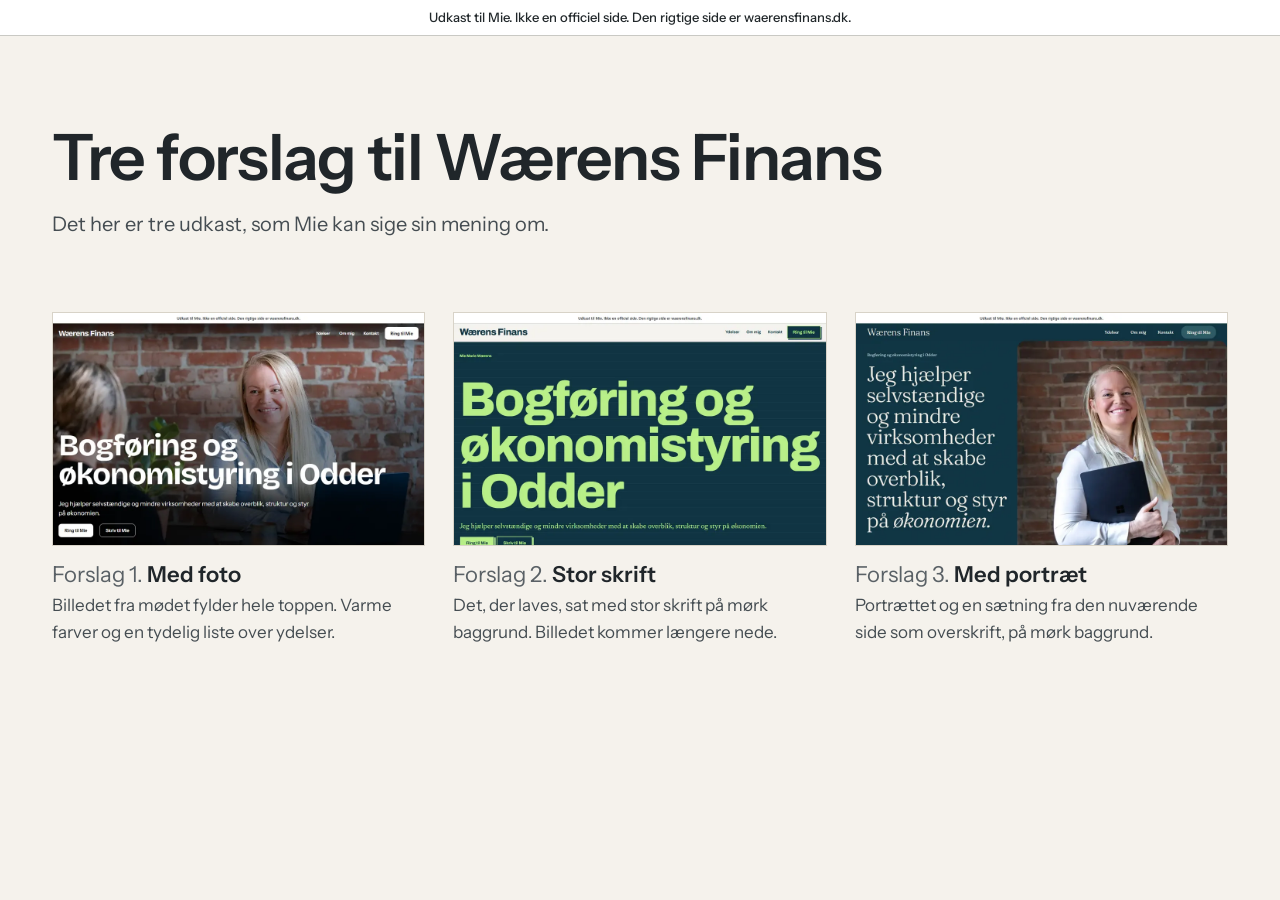
<file: index.html>
<!doctype html>
<html lang="da">
<head>
<meta charset="utf-8">
<meta name="viewport" content="width=device-width, initial-scale=1, viewport-fit=cover">
<title>Tre forslag til Wærens Finans</title>
<meta name="robots" content="noindex,nofollow">
<style>
@font-face{font-family:'Instrument Sans';font-weight:400 700;font-display:swap;src:url('fonts/instrument-sans.woff2') format('woff2')}
*{box-sizing:border-box}
html{-webkit-text-size-adjust:100%}
body{margin:0;background:#f5f2ec;color:#20262a;font:400 1.0625rem/1.55 'Instrument Sans',system-ui,sans-serif}
.udkast{margin:0;padding:.55rem 1rem;background:#fff;color:#22282b;font-size:.8125rem;line-height:1.35;font-weight:500;text-align:center;border-bottom:1px solid #c9c9c4}
.udkast p{margin:0}
main{max-width:76rem;margin:0 auto;padding:clamp(2.5rem,7vw,5.5rem) 1.25rem clamp(3rem,8vw,6rem)}
h1{margin:0;font-size:clamp(2.25rem,6vw,4rem);line-height:1.05;font-weight:600;letter-spacing:-.02em;max-width:24ch}
.intro{margin:1.1rem 0 clamp(2.5rem,6vw,4.5rem);max-width:38rem;font-size:clamp(1.0625rem,2vw,1.25rem);color:#454d52}
ul{list-style:none;margin:0;padding:0;display:grid;gap:clamp(2.5rem,5vw,3rem) 1.75rem}
@media (min-width:56rem){ul{grid-template-columns:repeat(3,minmax(0,1fr))}}
.kort a{display:block;color:inherit;text-decoration:none}
.kort img{display:block;width:100%;height:auto;border:1px solid #d8d3c8}
.kort h2{margin:1rem 0 .25rem;font-size:1.375rem;line-height:1.2;font-weight:600}
.kort h2 span{color:#5a6166;font-weight:400}
.kort p{margin:0;color:#454d52}
.kort a:hover h2,.kort a:focus-visible h2{text-decoration:underline;text-underline-offset:.18em}
.kort a:focus-visible{outline:2px solid #20262a;outline-offset:4px}
</style>
<meta property="og:type" content="website"><meta property="og:locale" content="da_DK"><meta property="og:url" content="https://mortenre.github.io/waerens-finans-udkast/"><meta property="og:title" content="Tre forslag til Wærens Finans"><meta property="og:description" content="Tre udkast til en ny hjemmeside, som Mie kan sige sin mening om."><meta property="og:image" content="https://mortenre.github.io/waerens-finans-udkast/previews/med-foto.webp"><meta name="twitter:card" content="summary_large_image"></head>
<body>
<aside class="udkast" aria-label="Om denne side"><p>Udkast til Mie. Ikke en officiel side. Den rigtige side er waerensfinans.dk.</p></aside>
<main>
<h1>Tre forslag til Wærens Finans</h1>
<p class="intro">Det her er tre udkast, som Mie kan sige sin mening om.</p>
<ul>
<li class="kort">
  <a href="med-foto/">
    <img src="previews/med-foto.webp" width="960" height="600" alt="Skærmbillede af forslaget med foto" loading="eager">
    <h2><span>Forslag 1.</span> Med foto</h2>
    <p>Billedet fra mødet fylder hele toppen. Varme farver og en tydelig liste over ydelser.</p>
  </a>
</li>
<li class="kort">
  <a href="stor-skrift/">
    <img src="previews/stor-skrift.webp" width="960" height="600" alt="Skærmbillede af forslaget stor skrift" loading="lazy">
    <h2><span>Forslag 2.</span> Stor skrift</h2>
    <p>Det, der laves, sat med stor skrift på mørk baggrund. Billedet kommer længere nede.</p>
  </a>
</li>
<li class="kort">
  <a href="med-portraet/">
    <img src="previews/med-portraet.webp" width="960" height="600" alt="Skærmbillede af forslaget med portræt" loading="lazy">
    <h2><span>Forslag 3.</span> Med portræt</h2>
    <p>Portrættet og en sætning fra den nuværende side som overskrift, på mørk baggrund.</p>
  </a>
</li>
</ul>
</main>
</body>
</html>
</file>
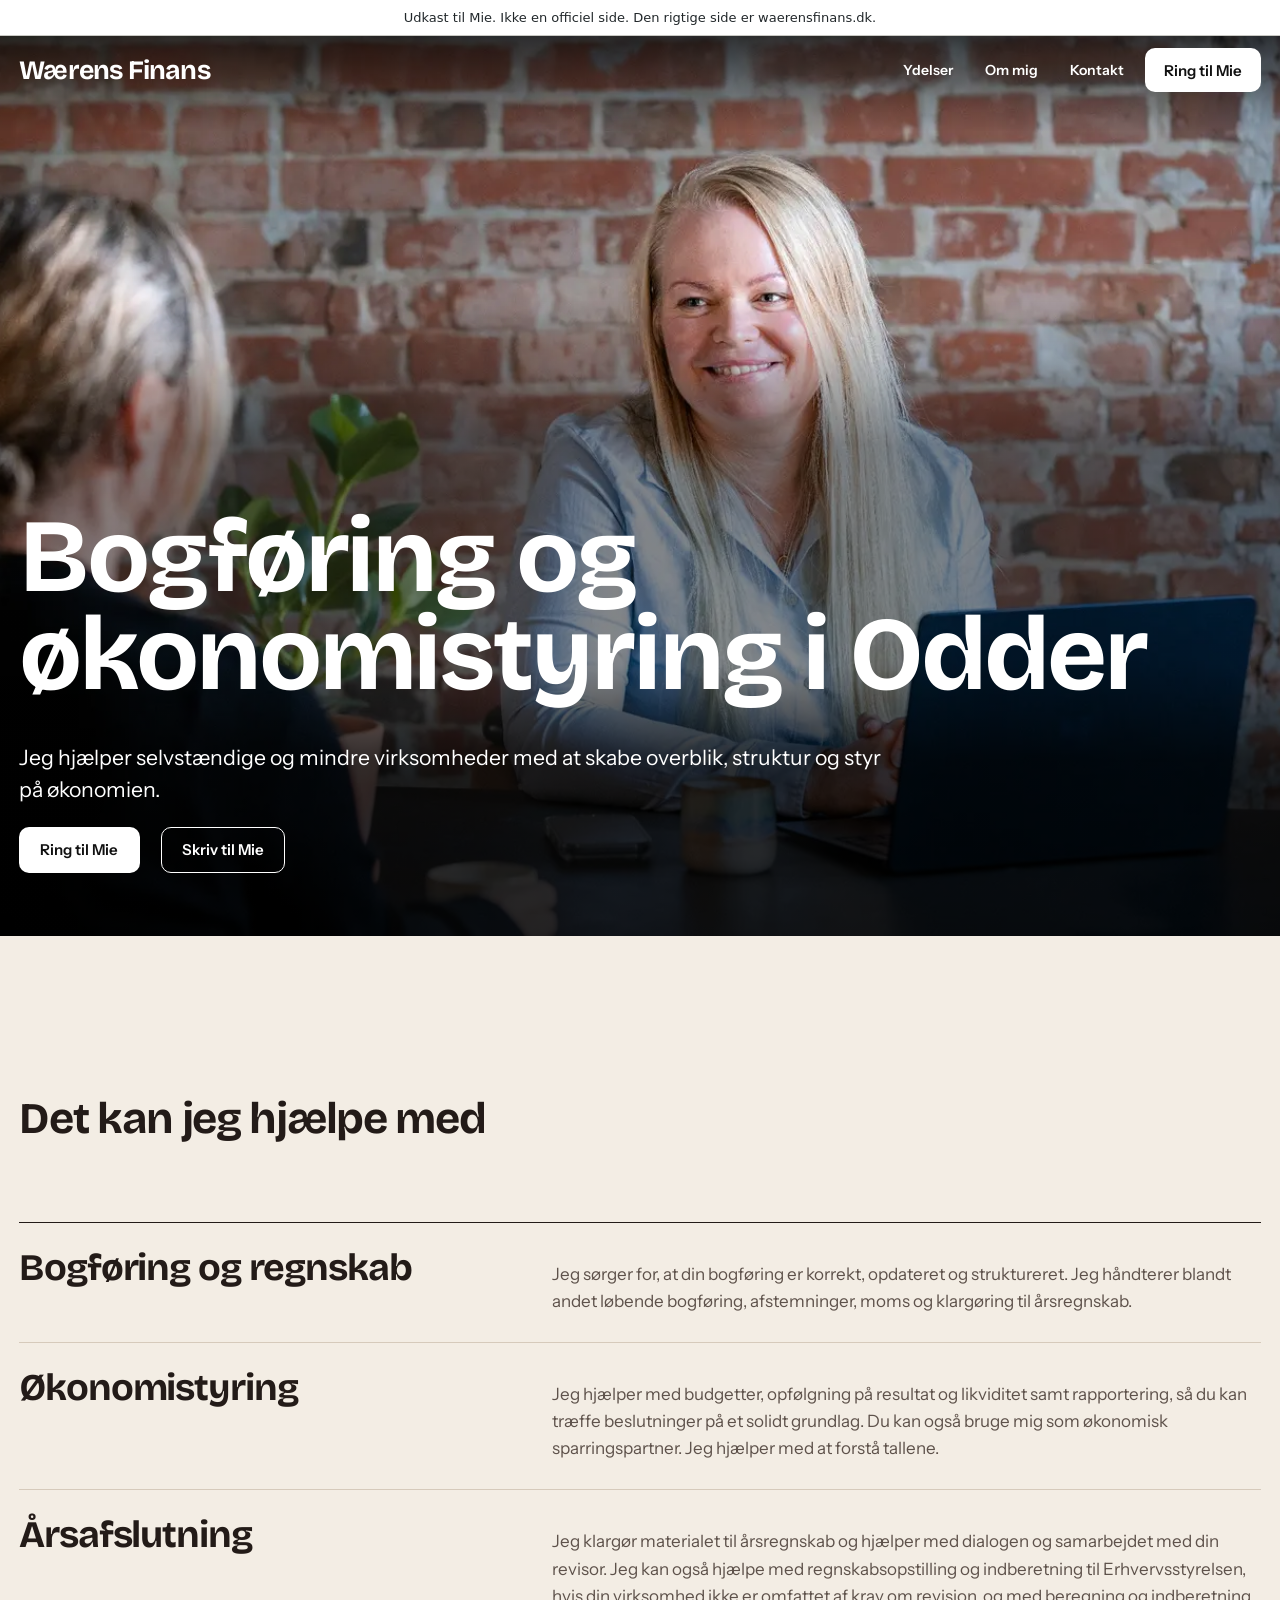
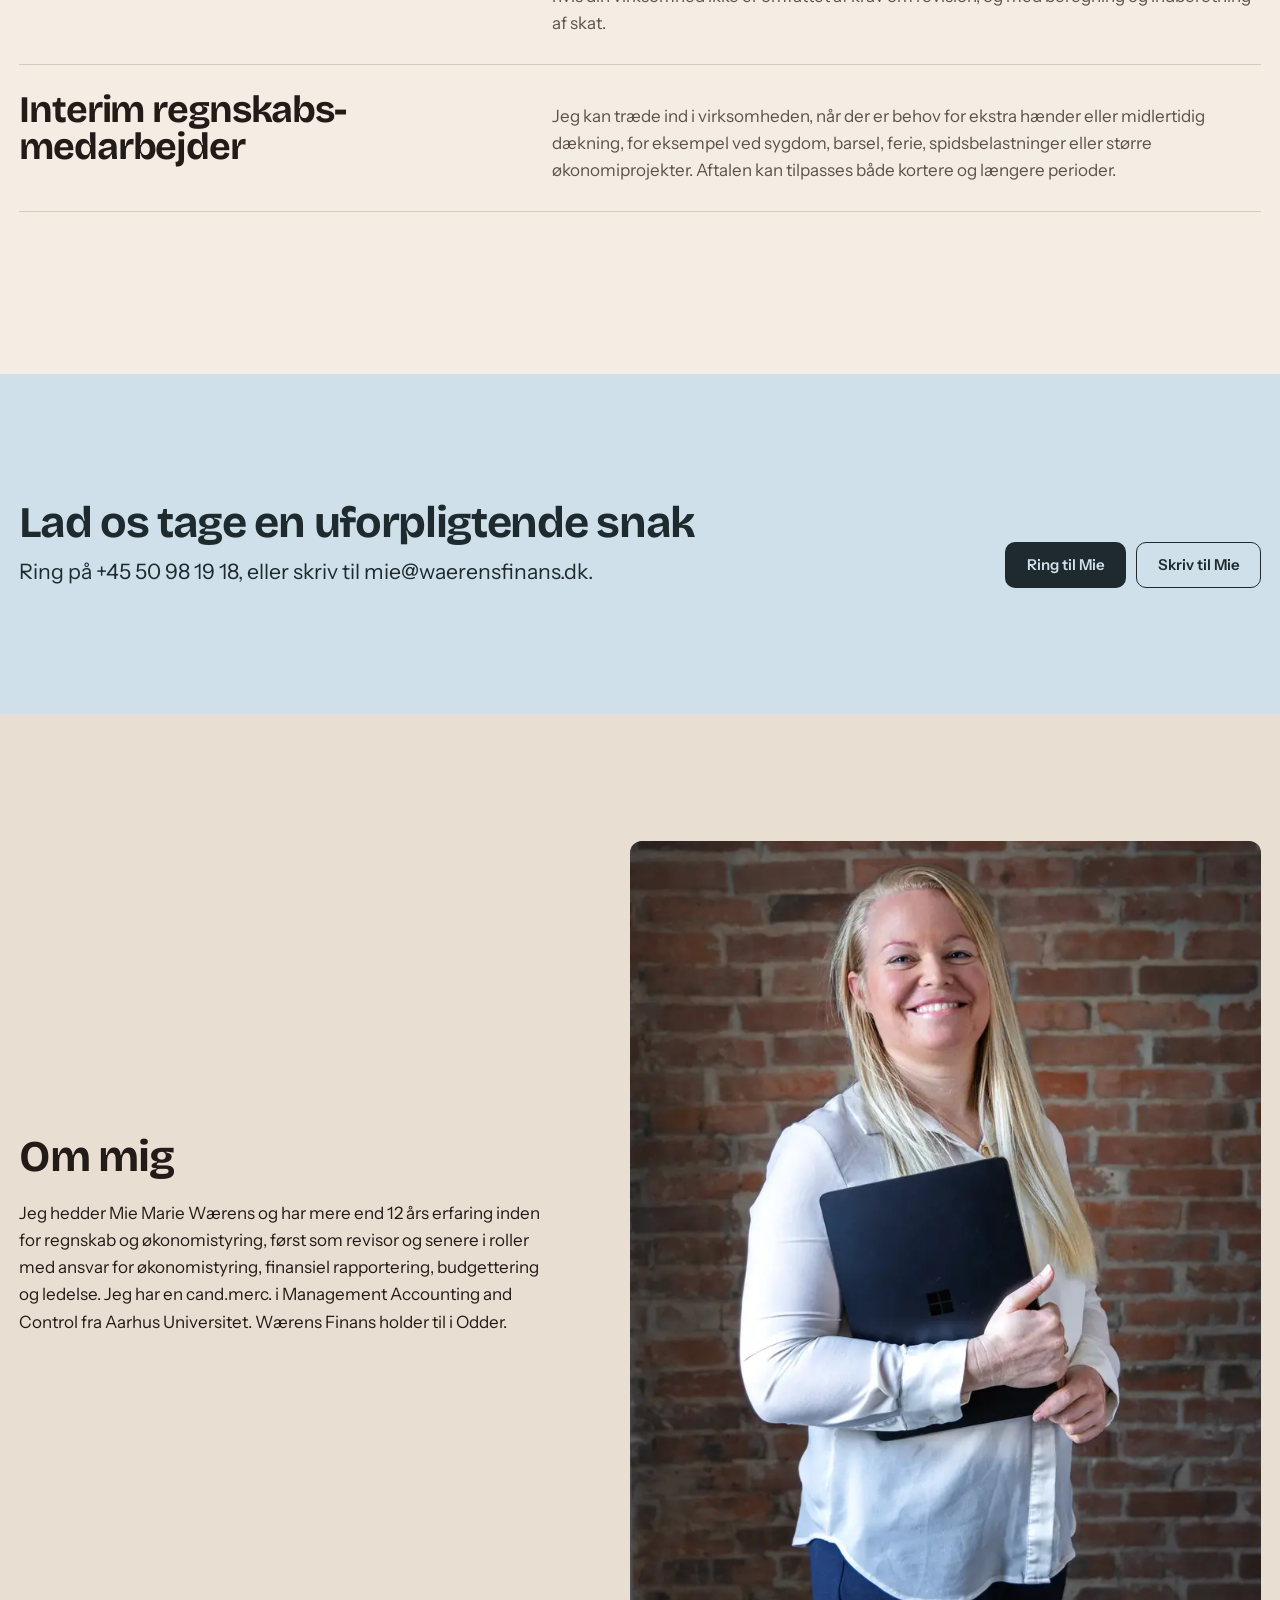
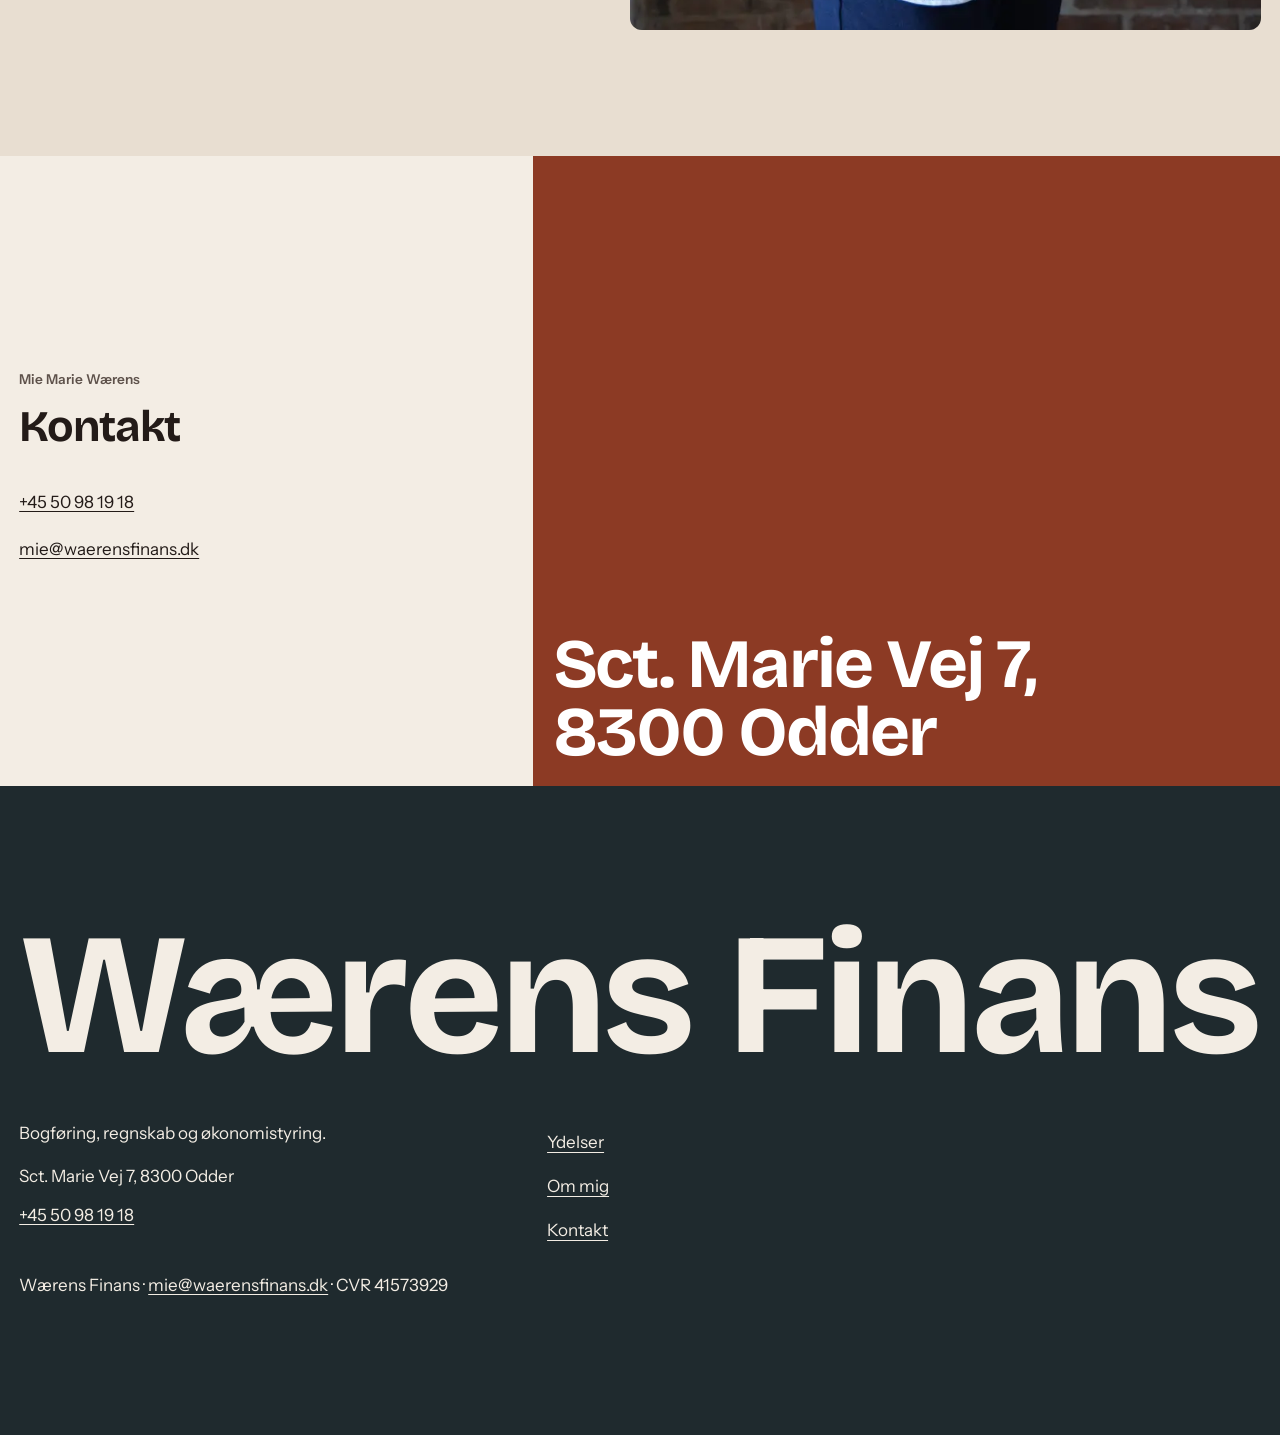
<file: med-foto/index.html>
<!doctype html>
<html lang="da">
<head>
<meta charset="utf-8">
<meta name="viewport" content="width=device-width, initial-scale=1, viewport-fit=cover">
<title>Bogføring og økonomistyring i Odder | Wærens Finans</title>
<meta name="description" content="Hjælp til bogføring, regnskab og økonomistyring hos Wærens Finans i Odder. Mie Marie Wærens er din faste kontakt.">
<meta name="theme-color" content="#F3EDE4">
<meta name="robots" content="noindex,nofollow">
<style>html,body{margin:0;padding:0}</style>
<link rel="stylesheet" href="style.css">
<script type="application/ld+json">{"@context":"https://schema.org","@graph":[{"@type":"Organization","@id":"https://www.waerensfinans.dk/#organization","name":"Wærens Finans","url":"https://www.waerensfinans.dk/","telephone":"+4550981918","email":"mie@waerensfinans.dk","identifier":{"@type":"PropertyValue","propertyID":"CVR","value":"41573929"},"address":{"@type":"PostalAddress","streetAddress":"Sct. Marie Vej 7","postalCode":"8300","addressLocality":"Odder","addressCountry":"DK"},"founder":{"@type":"Person","name":"Mie Marie Wærens"}},{"@type":"WebSite","@id":"https://www.waerensfinans.dk/#website","url":"https://www.waerensfinans.dk/","name":"Wærens Finans","inLanguage":"da-DK","publisher":{"@id":"https://www.waerensfinans.dk/#organization"}}]}</script><meta property="og:type" content="website"><meta property="og:locale" content="da_DK"><meta property="og:url" content="https://mortenre.github.io/waerens-finans-udkast/med-foto/"><meta property="og:title" content="Forslag 1: Med foto"><meta property="og:description" content="Udkast til Wærens Finans. Bogføring og økonomistyring i Odder."><meta property="og:image" content="https://mortenre.github.io/waerens-finans-udkast/previews/med-foto.webp"><meta name="twitter:card" content="summary_large_image"></head>
<body>
<aside class="udkast" aria-label="Om denne side"><p>Udkast til Mie. Ikke en officiel side. Den rigtige side er waerensfinans.dk.</p></aside>
<div id="site-app"><div class="site-root site-theme-udkast-med-foto" lang="da" data-site="udkast-med-foto" data-mode="live" data-nav="top-bar" data-radius="soft" data-border="hairline" data-shadow="none" data-motion="fluid" data-image="natural" data-control="solid" data-container="edge-to-edge" data-display-font="bricolage-grotesque" data-display-case="as-written" data-emphasis="italic" data-scheme="light"><a class="skip" href="#indhold">Spring til indhold</a><header class="nav nav--top" data-over="yes" aria-label="Hovedmenu"><a class="nav__mark" href="./"><span class="nav__word">Wærens Finans</span><span class="sr">, til forsiden</span></a><nav class="nav__wide" aria-label="Sider"><ul class="nav__links"><li><a class="nav__link" href="#ydelser">Ydelser</a></li><li><a class="nav__link" href="#om-waerens-finans">Om mig</a></li><li><a class="nav__link" href="#kontakt">Kontakt</a></li></ul></nav><a class="btn btn--primary nav__cta" href="tel:+4550981918">Ring til Mie</a><details class="navm" data-always="no"><summary class="navm__toggle"><span class="navm__open">Menu</span><span class="navm__close">Luk</span></summary><div class="navm__panel"><ul class="navm__links"><li><a class="nav__link" href="#ydelser">Ydelser</a></li><li><a class="nav__link" href="#om-waerens-finans">Om mig</a></li><li><a class="nav__link" href="#kontakt">Kontakt</a></li></ul><a class="btn btn--primary nav__cta" href="tel:+4550981918">Ring til Mie</a></div></details></header><main id="indhold" tabindex="-1"><section id="home" class="s s-hero v-fullbleed-photo" data-section-type="hero" data-variant="fullbleed-photo" data-surface="canvas"><div class="fb" data-overlay="scrim-bottom" data-anchor="bottom-left" data-height="screen"><div class="m fb__media"><img src="img/moede-1280.webp" alt="Mie Marie Wærens ved et mødebord foran en murstensvæg" width="1920" height="1280" style="object-position:57% 32%" srcSet="img/moede-640.webp 640w, img/moede-960.webp 960w, img/moede-1280.webp 1280w, img/moede-1920.webp 1920w" sizes="100vw" loading="eager" decoding="async" fetchPriority="high"/></div><div class="fb__content"><div class="fb__inner"><h1 class="d fb__title">Bogføring og økonomistyring i <em class="emph">Odder</em></h1><p class="lede">Jeg hjælper selvstændige og mindre virksomheder med at skabe overblik, struktur og styr på økonomien.</p><div class="actions"><a class="btn btn--primary" href="tel:+4550981918"><span class="btn__label">Ring til Mie</span></a><a class="btn btn--secondary" href="mailto:mie@waerensfinans.dk"><span class="btn__label">Skriv til Mie</span></a></div></div></div></div></section><section id="ydelser" class="s s-offerings-list v-index-rows" data-section-type="offerings-list" data-variant="index-rows" data-surface="canvas" style="--space-unit:0.42rem;--space-1:0.42rem;--space-2:0.84rem;--space-3:1.26rem;--space-4:1.68rem;--space-5:2.52rem;--space-6:3.36rem;--space-7:5.04rem;--space-8:6.72rem;--section-y-tight:6.72rem;--section-y:10.08rem;--section-y-loose:15.12rem"><div class="wrap"><header class="intro"><h2 class="h2 intro__heading">Det kan jeg hjælpe med</h2></header><ol class="ix" data-numbered="no" data-details="yes"><li class="ix__row" data-available="yes"><h3 class="ix__name">Bogføring og regnskab</h3><div class="ix__detail"><div class="ix__detail-inner"><p class="ix__desc">Jeg sørger for, at din bogføring er korrekt, opdateret og struktureret. Jeg håndterer blandt andet løbende bogføring, afstemninger, moms og klargøring til årsregnskab.</p></div></div><span class="meta"></span></li><li class="ix__row" data-available="yes"><h3 class="ix__name">Økonomistyring</h3><div class="ix__detail"><div class="ix__detail-inner"><p class="ix__desc">Jeg hjælper med budgetter, opfølgning på resultat og likviditet samt rapportering, så du kan træffe beslutninger på et solidt grundlag. Du kan også bruge mig som økonomisk sparringspartner. Jeg hjælper med at forstå tallene.</p></div></div><span class="meta"></span></li><li class="ix__row" data-available="yes"><h3 class="ix__name">Årsafslutning</h3><div class="ix__detail"><div class="ix__detail-inner"><p class="ix__desc">Jeg klargør materialet til årsregnskab og hjælper med dialogen og samarbejdet med din revisor. Jeg kan også hjælpe med regnskabsopstilling og indberetning til Erhvervsstyrelsen, hvis din virksomhed ikke er omfattet af krav om revision, og med beregning og indberetning af skat.</p></div></div><span class="meta"></span></li><li class="ix__row" data-available="yes"><h3 class="ix__name">Interim regnskabs­medarbejder</h3><div class="ix__detail"><div class="ix__detail-inner"><p class="ix__desc">Jeg kan træde ind i virksomheden, når der er behov for ekstra hænder eller midlertidig dækning, for eksempel ved sygdom, barsel, ferie, spidsbelastninger eller større økonomiprojekter. Aftalen kan tilpasses både kortere og længere perioder.</p></div></div><span class="meta"></span></li></ol></div></section><section id="snak" class="s s-cta-band v-solid" data-section-type="cta-band" data-variant="solid" data-surface="accent" style="--space-unit:0.33rem;--space-1:0.33rem;--space-2:0.66rem;--space-3:0.99rem;--space-4:1.32rem;--space-5:1.98rem;--space-6:2.64rem;--space-7:3.96rem;--space-8:5.28rem;--section-y-tight:5.28rem;--section-y:7.92rem;--section-y-loose:11.88rem"><div class="wrap cs" data-layout="inline"><div class="cs__text"><h2 class="h2">Lad os tage en uforpligtende snak</h2><p class="lede">Ring på +45 50 98 19 18, eller skriv til mie@waerensfinans.dk.</p></div><span class="udkast-knapper"><a class="btn btn--primary" href="tel:+4550981918"><span class="btn__label">Ring til Mie</span></a><a class="btn btn--secondary" href="mailto:mie@waerensfinans.dk"><span class="btn__label">Skriv til Mie</span></a></span></div></section><section id="om-waerens-finans" class="s s-story v-split-image" data-section-type="story" data-variant="split-image" data-surface="surface"><div class="wrap si" data-side="right"><div class="m si__media" data-reveal="wipe"><img src="img/portraet-1280.webp" alt="Portræt af Mie Marie Wærens fra Wærens Finans foran en murstensvæg" width="1280" height="1920" style="object-position:50% 28%" srcSet="img/portraet-480.webp 480w, img/portraet-800.webp 800w, img/portraet-1280.webp 1280w" sizes="(min-width: 64rem) 50vw, 90vw" loading="lazy" decoding="async"/></div><div class="si__text"><h2 class="h2">Om mig</h2><p class="si__body">Jeg hedder Mie Marie Wærens og har mere end 12 års erfaring inden for regnskab og økonomistyring, først som revisor og senere i roller med ansvar for økonomistyring, finansiel rapportering, budgettering og ledelse. Jeg har en cand.merc. i Management Accounting and Control fra Aarhus Universitet. Wærens Finans holder til i Odder.</p></div></div></section><section id="kontakt" class="s s-hours-location v-split-map-card" data-section-type="hours-location" data-variant="split-map-card" data-surface="canvas"><div class="smc" data-side="left" data-map="no"><div class="smc__map"><p class="smc__address" aria-hidden="true"><span class="ct__line">Sct. Marie Vej 7<!-- -->, </span><span class="ct__line">8300 Odder</span></p></div><div class="smc__card"><header class="intro"><p class="l intro__eyebrow">Mie Marie Wærens</p><h2 class="h2 intro__heading">Kontakt</h2></header><address class="ct"><p class="ct__address"><span class="ct__line">Sct. Marie Vej 7<!-- -->, </span><span class="ct__line">8300 Odder</span></p><a class="ct__link" href="tel:+4550981918">+45 50 98 19 18</a><a class="ct__link" href="mailto:mie@waerensfinans.dk">mie@waerensfinans.dk</a></address></div></div></section></main><footer id="sidefod" class="s s-footer v-colophon" data-section-type="footer" data-variant="colophon" data-surface="inverse"><div class="wrap fo"><p class="d fitw fo__word" aria-hidden="true"><span style="--glyph:1;--chars:7.213">Wærens Finans</span></p><div class="fo__cols"><div class="fo__about"><p class="fo__tagline">Bogføring, regnskab og økonomistyring.</p><address class="ct"><p class="ct__address"><span class="ct__line">Sct. Marie Vej 7<!-- -->, </span><span class="ct__line">8300 Odder</span></p><a class="ct__link" href="tel:+4550981918">+45 50 98 19 18</a></address><p class="ct__identity"><span class="ct__name">Wærens Finans</span> · <a class="ct__link" href="mailto:mie@waerensfinans.dk">mie@waerensfinans.dk</a> · CVR 41573929</p></div><ul class="fo__links"><li><a class="fo__link" href="#ydelser"><span class="btn__label">Ydelser</span></a></li><li><a class="fo__link" href="#om-waerens-finans"><span class="btn__label">Om mig</span></a></li><li><a class="fo__link" href="#kontakt"><span class="btn__label">Kontakt</span></a></li></ul></div></div></footer></div></div>

</body>
</html>
</file>
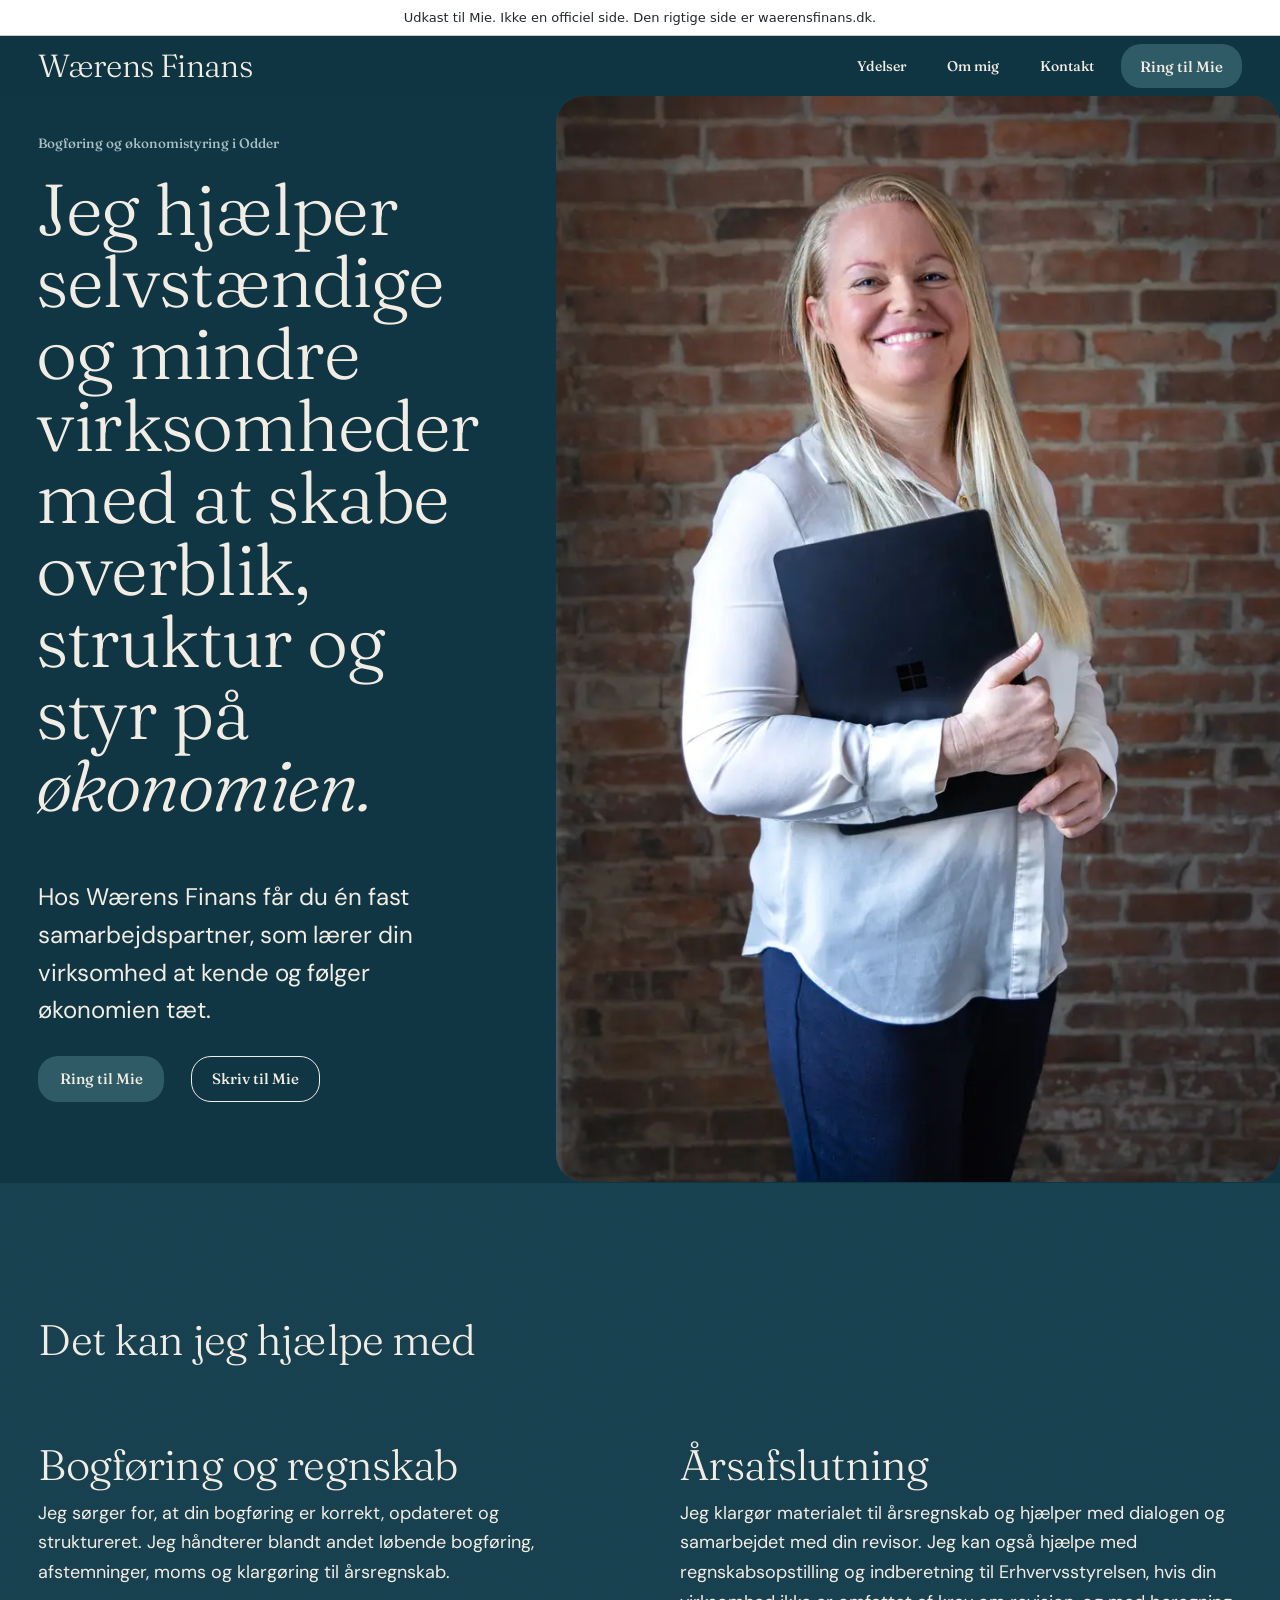
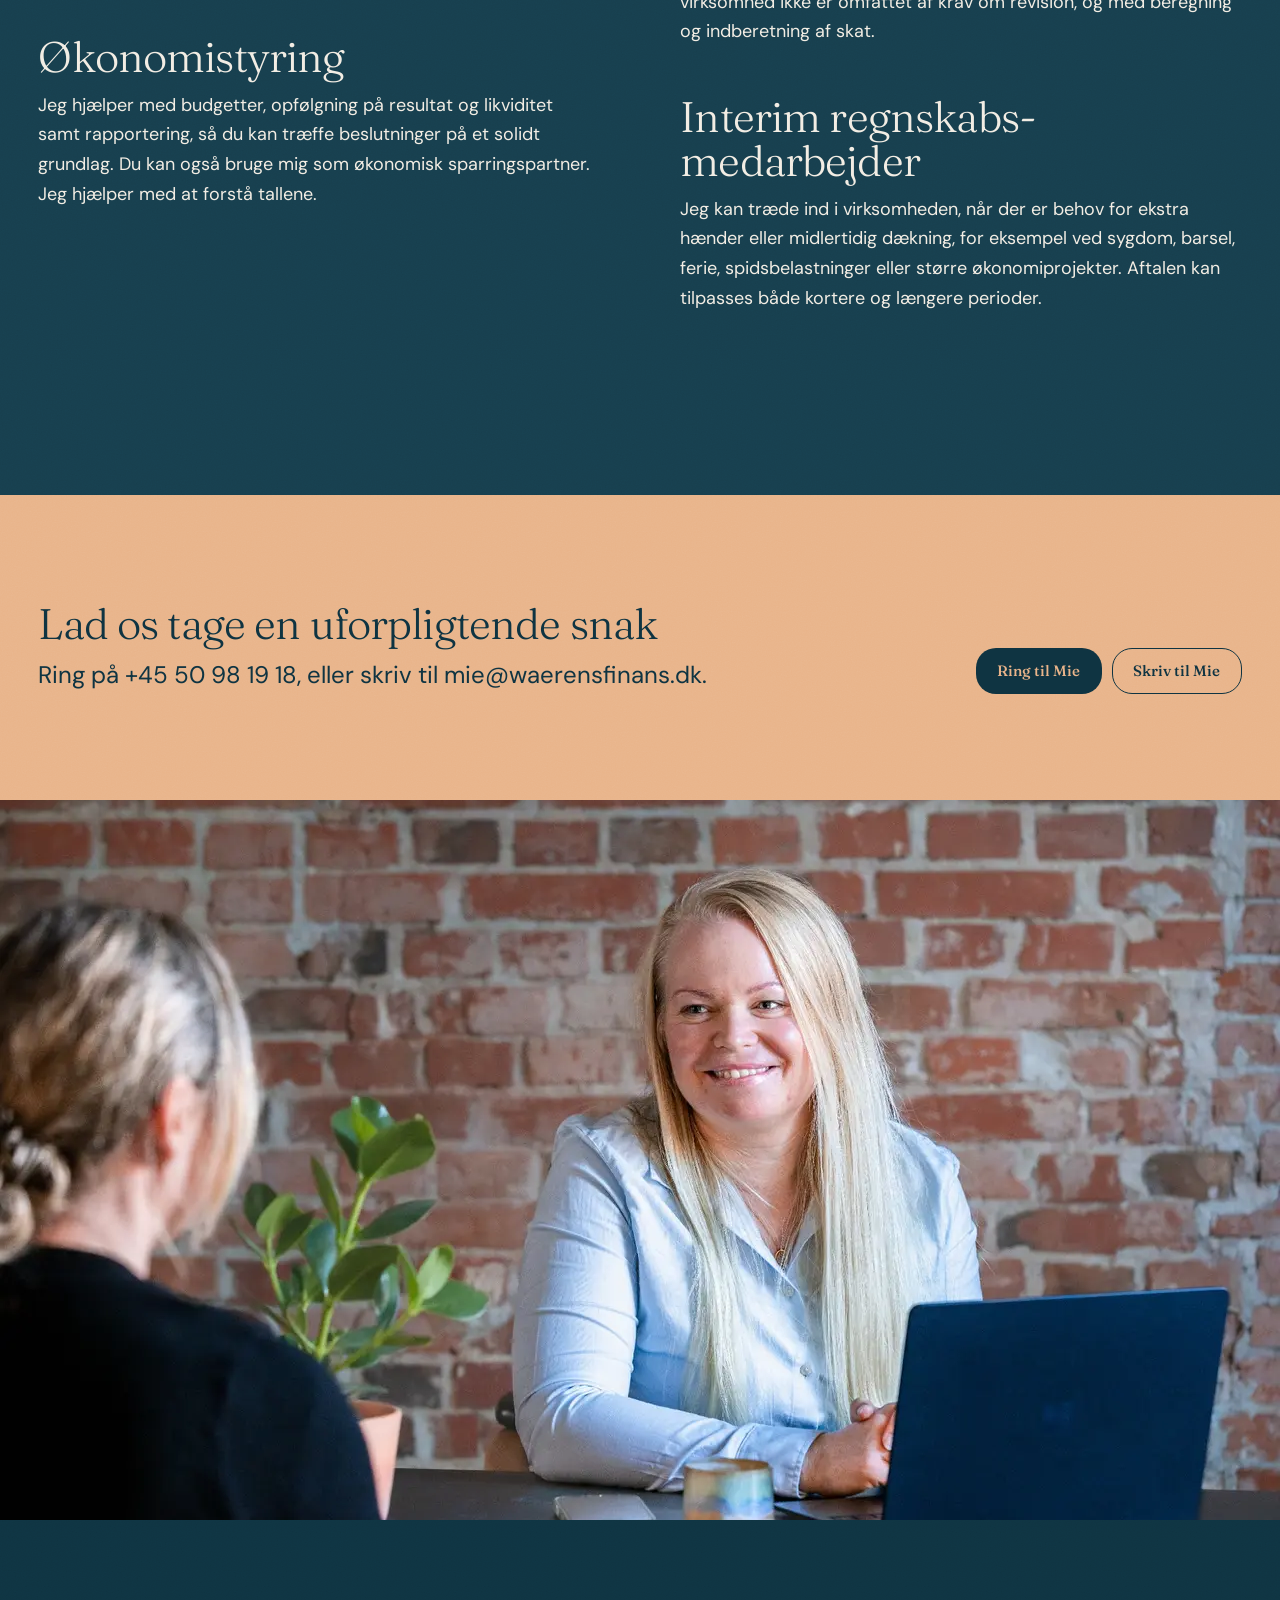
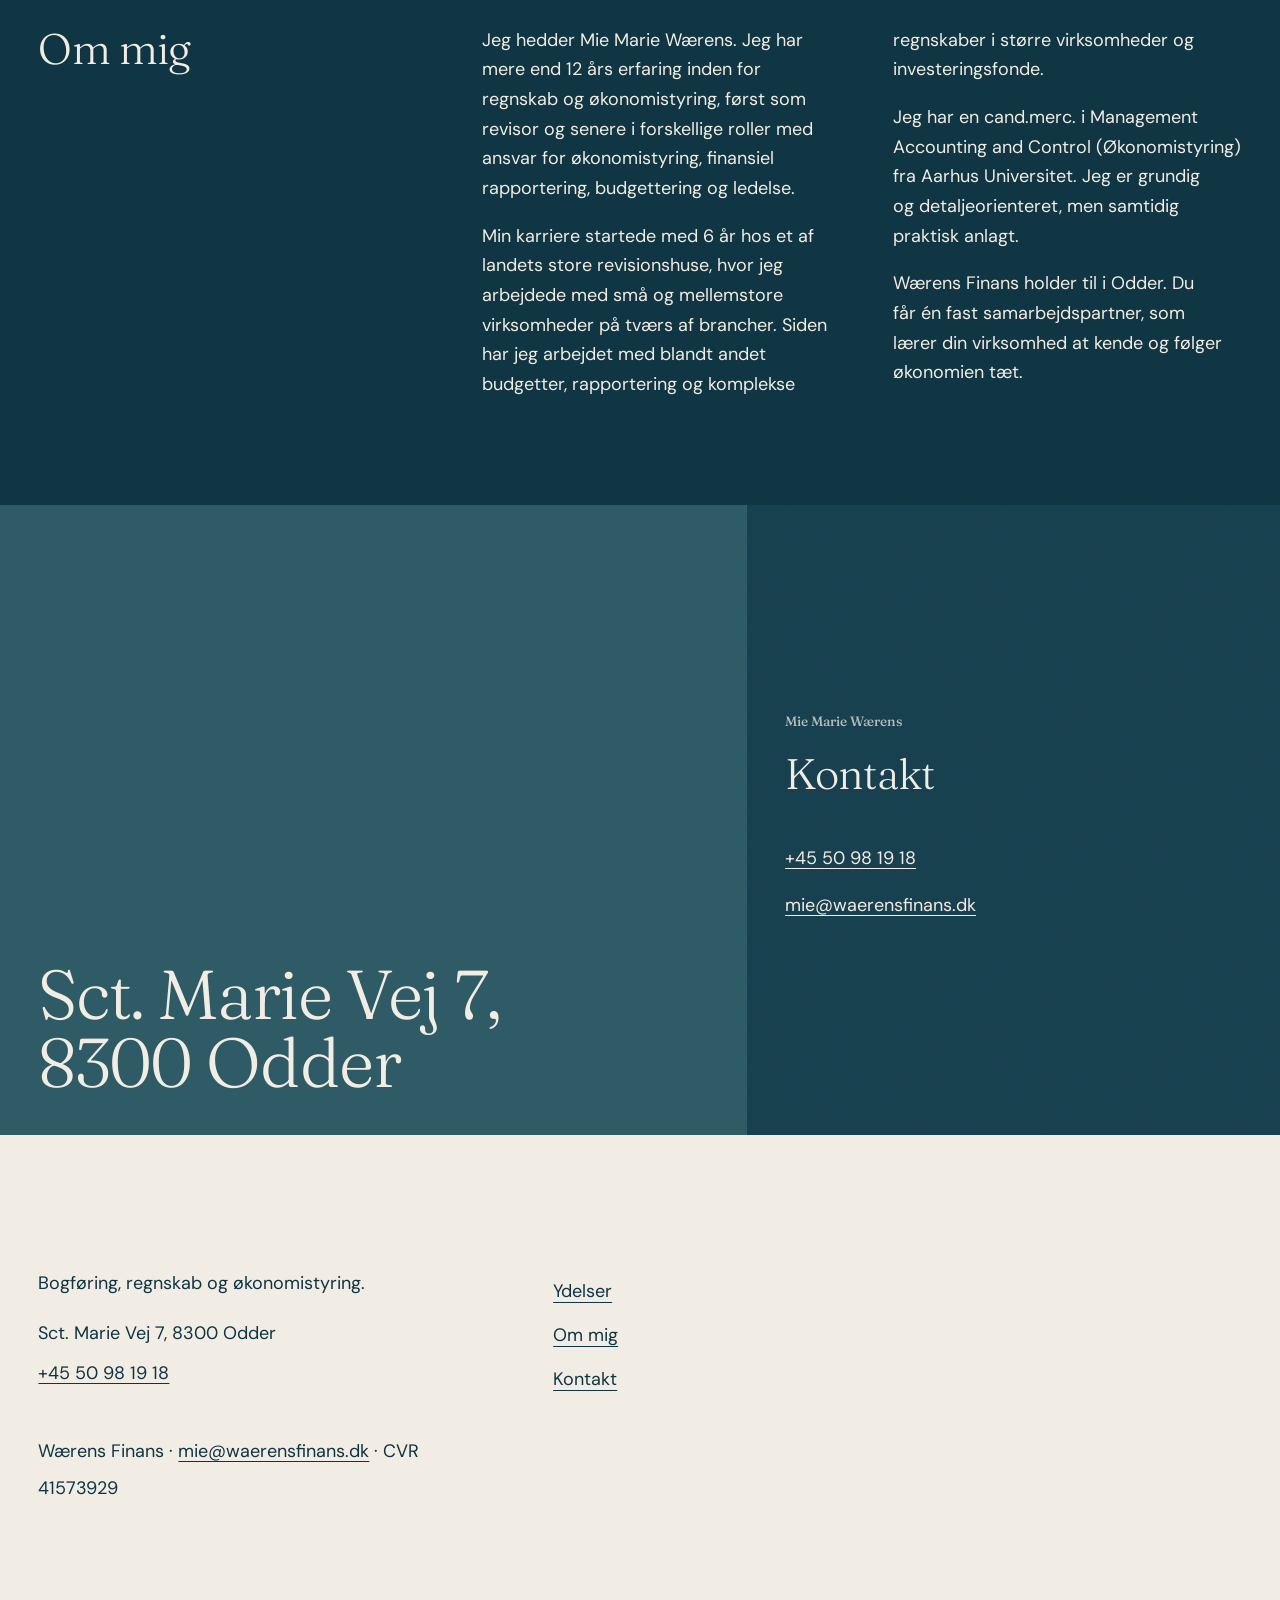
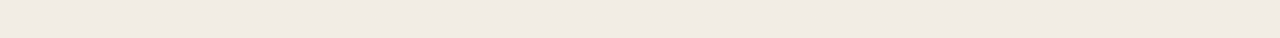
<file: med-portraet/index.html>
<!doctype html>
<html lang="da">
<head>
<meta charset="utf-8">
<meta name="viewport" content="width=device-width, initial-scale=1, viewport-fit=cover">
<title>Bogføring og økonomistyring i Odder | Wærens Finans</title>
<meta name="description" content="Hjælp til bogføring, regnskab og økonomistyring hos Wærens Finans i Odder. Mie Marie Wærens er din faste kontakt.">
<meta name="theme-color" content="#0F3442">
<meta name="robots" content="noindex,nofollow">
<style>html,body{margin:0;padding:0}</style>
<link rel="stylesheet" href="style.css">
<script type="application/ld+json">{"@context":"https://schema.org","@graph":[{"@type":"Organization","@id":"https://www.waerensfinans.dk/#organization","name":"Wærens Finans","url":"https://www.waerensfinans.dk/","telephone":"+4550981918","email":"mie@waerensfinans.dk","identifier":{"@type":"PropertyValue","propertyID":"CVR","value":"41573929"},"address":{"@type":"PostalAddress","streetAddress":"Sct. Marie Vej 7","postalCode":"8300","addressLocality":"Odder","addressCountry":"DK"},"founder":{"@type":"Person","name":"Mie Marie Wærens"}},{"@type":"WebSite","@id":"https://www.waerensfinans.dk/#website","url":"https://www.waerensfinans.dk/","name":"Wærens Finans","inLanguage":"da-DK","publisher":{"@id":"https://www.waerensfinans.dk/#organization"}}]}</script><meta property="og:type" content="website"><meta property="og:locale" content="da_DK"><meta property="og:url" content="https://mortenre.github.io/waerens-finans-udkast/med-portraet/"><meta property="og:title" content="Forslag 3: Med portræt"><meta property="og:description" content="Udkast til Wærens Finans. Bogføring og økonomistyring i Odder."><meta property="og:image" content="https://mortenre.github.io/waerens-finans-udkast/previews/med-portraet.webp"><meta name="twitter:card" content="summary_large_image"></head>
<body>
<aside class="udkast" aria-label="Om denne side"><p>Udkast til Mie. Ikke en officiel side. Den rigtige side er waerensfinans.dk.</p></aside>
<div id="site-app"><div class="site-root site-theme-udkast-med-portraet" lang="da" data-site="udkast-med-portraet" data-mode="live" data-nav="top-bar" data-radius="round" data-border="none" data-shadow="soft" data-motion="subtle" data-image="natural" data-control="solid" data-container="wide" data-display-font="fraunces" data-display-case="as-written" data-emphasis="italic" data-scheme="dark"><a class="skip" href="#indhold">Spring til indhold</a><header class="nav nav--top" data-over="no" aria-label="Hovedmenu"><a class="nav__mark" href="./"><span class="nav__word">Wærens Finans</span><span class="sr">, til forsiden</span></a><nav class="nav__wide" aria-label="Sider"><ul class="nav__links"><li><a class="nav__link" href="#ydelser">Ydelser</a></li><li><a class="nav__link" href="#om-waerens-finans">Om mig</a></li><li><a class="nav__link" href="#kontakt">Kontakt</a></li></ul></nav><a class="btn btn--primary nav__cta" href="tel:+4550981918">Ring til Mie</a><details class="navm" data-always="no"><summary class="navm__toggle"><span class="navm__open">Menu</span><span class="navm__close">Luk</span></summary><div class="navm__panel"><ul class="navm__links"><li><a class="nav__link" href="#ydelser">Ydelser</a></li><li><a class="nav__link" href="#om-waerens-finans">Om mig</a></li><li><a class="nav__link" href="#kontakt">Kontakt</a></li></ul><a class="btn btn--primary nav__cta" href="tel:+4550981918">Ring til Mie</a></div></details></header><main id="indhold" tabindex="-1"><section id="home" class="s s-hero v-editorial-split" data-section-type="hero" data-variant="editorial-split" data-surface="canvas"><div class="es" data-side="right" data-ratio="40-60"><div class="es__head"><p class="l es__eyebrow">Bogføring og økonomistyring i Odder</p><h1 class="d es__title">Jeg hjælper selvstændige og mindre virksomheder med at skabe overblik, struktur og styr på <em class="emph">økonomien.</em></h1></div><figure class="es__figure"><div class="m es__media" data-reveal="wipe"><img src="img/portraet-1280.webp" alt="Portræt af Mie Marie Wærens fra Wærens Finans foran en murstensvæg" width="1280" height="1920" style="object-position:50% 28%" srcSet="img/portraet-480.webp 480w, img/portraet-800.webp 800w, img/portraet-1280.webp 1280w" sizes="(min-width: 64rem) 60vw, 90vw" loading="eager" decoding="async" fetchPriority="high"/></div></figure><div class="es__text"><p class="lede">Hos Wærens Finans får du én fast samarbejdspartner, som lærer din virksomhed at kende og følger økonomien tæt.</p><div class="actions"><a class="btn btn--primary" href="tel:+4550981918"><span class="btn__label">Ring til Mie</span></a><a class="btn btn--secondary" href="mailto:mie@waerensfinans.dk"><span class="btn__label">Skriv til Mie</span></a></div></div></div></section><section id="ydelser" class="s s-offerings-list v-editorial-columns" data-section-type="offerings-list" data-variant="editorial-columns" data-surface="surface" style="--space-unit:0.42rem;--space-1:0.42rem;--space-2:0.84rem;--space-3:1.26rem;--space-4:1.68rem;--space-5:2.52rem;--space-6:3.36rem;--space-7:5.04rem;--space-8:6.72rem;--section-y-tight:3.36rem;--section-y:8.4rem;--section-y-loose:20.16rem"><div class="wrap"><header class="intro"><h2 class="h2 intro__heading">Det kan jeg hjælpe med</h2></header><div class="ec" data-columns="2" data-dropcap="no" data-lead="no"><div class="ec__flow"><div class="ec__group"><article class="ec__item"><h3 class="ec__name">Bogføring og regnskab</h3><p class="ec__desc">Jeg sørger for, at din bogføring er korrekt, opdateret og struktureret. Jeg håndterer blandt andet løbende bogføring, afstemninger, moms og klargøring til årsregnskab.</p><p class="ec__foot"><span class="meta"></span></p></article><article class="ec__item"><h3 class="ec__name">Økonomistyring</h3><p class="ec__desc">Jeg hjælper med budgetter, opfølgning på resultat og likviditet samt rapportering, så du kan træffe beslutninger på et solidt grundlag. Du kan også bruge mig som økonomisk sparringspartner. Jeg hjælper med at forstå tallene.</p><p class="ec__foot"><span class="meta"></span></p></article><article class="ec__item"><h3 class="ec__name">Årsafslutning</h3><p class="ec__desc">Jeg klargør materialet til årsregnskab og hjælper med dialogen og samarbejdet med din revisor. Jeg kan også hjælpe med regnskabsopstilling og indberetning til Erhvervsstyrelsen, hvis din virksomhed ikke er omfattet af krav om revision, og med beregning og indberetning af skat.</p><p class="ec__foot"><span class="meta"></span></p></article><article class="ec__item"><h3 class="ec__name">Interim regnskabs­medarbejder</h3><p class="ec__desc">Jeg kan træde ind i virksomheden, når der er behov for ekstra hænder eller midlertidig dækning, for eksempel ved sygdom, barsel, ferie, spidsbelastninger eller større økonomiprojekter. Aftalen kan tilpasses både kortere og længere perioder.</p><p class="ec__foot"><span class="meta"></span></p></article></div></div></div></div></section><section id="snak" class="s s-cta-band v-solid" data-section-type="cta-band" data-variant="solid" data-surface="accent" style="--space-unit:0.33rem;--space-1:0.33rem;--space-2:0.66rem;--space-3:0.99rem;--space-4:1.32rem;--space-5:1.98rem;--space-6:2.64rem;--space-7:3.96rem;--space-8:5.28rem;--section-y-tight:2.64rem;--section-y:6.6rem;--section-y-loose:15.84rem"><div class="wrap cs" data-layout="inline"><div class="cs__text"><h2 class="h2">Lad os tage en uforpligtende snak</h2><p class="lede">Ring på +45 50 98 19 18, eller skriv til mie@waerensfinans.dk.</p></div><span class="udkast-knapper"><a class="btn btn--primary" href="tel:+4550981918"><span class="btn__label">Ring til Mie</span></a><a class="btn btn--secondary" href="mailto:mie@waerensfinans.dk"><span class="btn__label">Skriv til Mie</span></a></span></div></section><section id="billede" class="s s-gallery v-single-statement" data-section-type="gallery" data-variant="single-statement" data-surface="canvas"><figure class="ss" data-bleed="edge-to-edge"><div><div class="m ss__media" data-reveal="wipe"><img src="img/moede-1280.webp" alt="Mie Marie Wærens ved et mødebord foran en murstensvæg" width="1920" height="1280" style="object-position:57% 32%" srcSet="img/moede-640.webp 640w, img/moede-960.webp 960w, img/moede-1280.webp 1280w, img/moede-1920.webp 1920w" sizes="100vw" loading="lazy" decoding="async"/></div></div></figure></section><section id="om-waerens-finans" class="s s-story v-long-read" data-section-type="story" data-variant="long-read" data-surface="canvas" style="--space-unit:0.33rem;--space-1:0.33rem;--space-2:0.66rem;--space-3:0.99rem;--space-4:1.32rem;--space-5:1.98rem;--space-6:2.64rem;--space-7:3.96rem;--space-8:5.28rem;--section-y-tight:2.64rem;--section-y:6.6rem;--section-y-loose:15.84rem"><div class="wrap lr" data-columns="2" data-dropcap="no"><header class="lr__head"><h2 class="h2">Om mig</h2></header><div class="lr__body"><p class="lr__p">Jeg hedder Mie Marie Wærens. Jeg har mere end 12 års erfaring inden for regnskab og økonomistyring, først som revisor og senere i forskellige roller med ansvar for økonomistyring, finansiel rapportering, budgettering og ledelse.</p><p class="lr__p">Min karriere startede med 6 år hos et af landets store revisionshuse, hvor jeg arbejdede med små og mellemstore virksomheder på tværs af brancher. Siden har jeg arbejdet med blandt andet budgetter, rapportering og komplekse regnskaber i større virksomheder og investeringsfonde.</p><p class="lr__p">Jeg har en cand.merc. i Management Accounting and Control (Økonomistyring) fra Aarhus Universitet. Jeg er grundig og detaljeorienteret, men samtidig praktisk anlagt.</p><p class="lr__p">Wærens Finans holder til i Odder. Du får én fast samarbejdspartner, som lærer din virksomhed at kende og følger økonomien tæt.</p></div></div></section><section id="kontakt" class="s s-hours-location v-split-map-card" data-section-type="hours-location" data-variant="split-map-card" data-surface="surface"><div class="smc" data-side="right" data-map="no"><div class="smc__map"><p class="smc__address" aria-hidden="true"><span class="ct__line">Sct. Marie Vej 7<!-- -->, </span><span class="ct__line">8300 Odder</span></p></div><div class="smc__card"><header class="intro"><p class="l intro__eyebrow">Mie Marie Wærens</p><h2 class="h2 intro__heading">Kontakt</h2></header><address class="ct"><p class="ct__address"><span class="ct__line">Sct. Marie Vej 7<!-- -->, </span><span class="ct__line">8300 Odder</span></p><a class="ct__link" href="tel:+4550981918">+45 50 98 19 18</a><a class="ct__link" href="mailto:mie@waerensfinans.dk">mie@waerensfinans.dk</a></address></div></div></section></main><footer id="sidefod" class="s s-footer v-colophon" data-section-type="footer" data-variant="colophon" data-surface="inverse"><div class="wrap fo"><p class="d fitw fo__word" aria-hidden="true"><span style="--glyph:1;--chars:0.000">Wærens Finans</span></p><div class="fo__cols"><div class="fo__about"><p class="fo__tagline">Bogføring, regnskab og økonomistyring.</p><address class="ct"><p class="ct__address"><span class="ct__line">Sct. Marie Vej 7<!-- -->, </span><span class="ct__line">8300 Odder</span></p><a class="ct__link" href="tel:+4550981918">+45 50 98 19 18</a></address><p class="ct__identity"><span class="ct__name">Wærens Finans</span> · <a class="ct__link" href="mailto:mie@waerensfinans.dk">mie@waerensfinans.dk</a> · CVR 41573929</p></div><ul class="fo__links"><li><a class="fo__link" href="#ydelser"><span class="btn__label">Ydelser</span></a></li><li><a class="fo__link" href="#om-waerens-finans"><span class="btn__label">Om mig</span></a></li><li><a class="fo__link" href="#kontakt"><span class="btn__label">Kontakt</span></a></li></ul></div></div></footer></div></div>

</body>
</html>
</file>
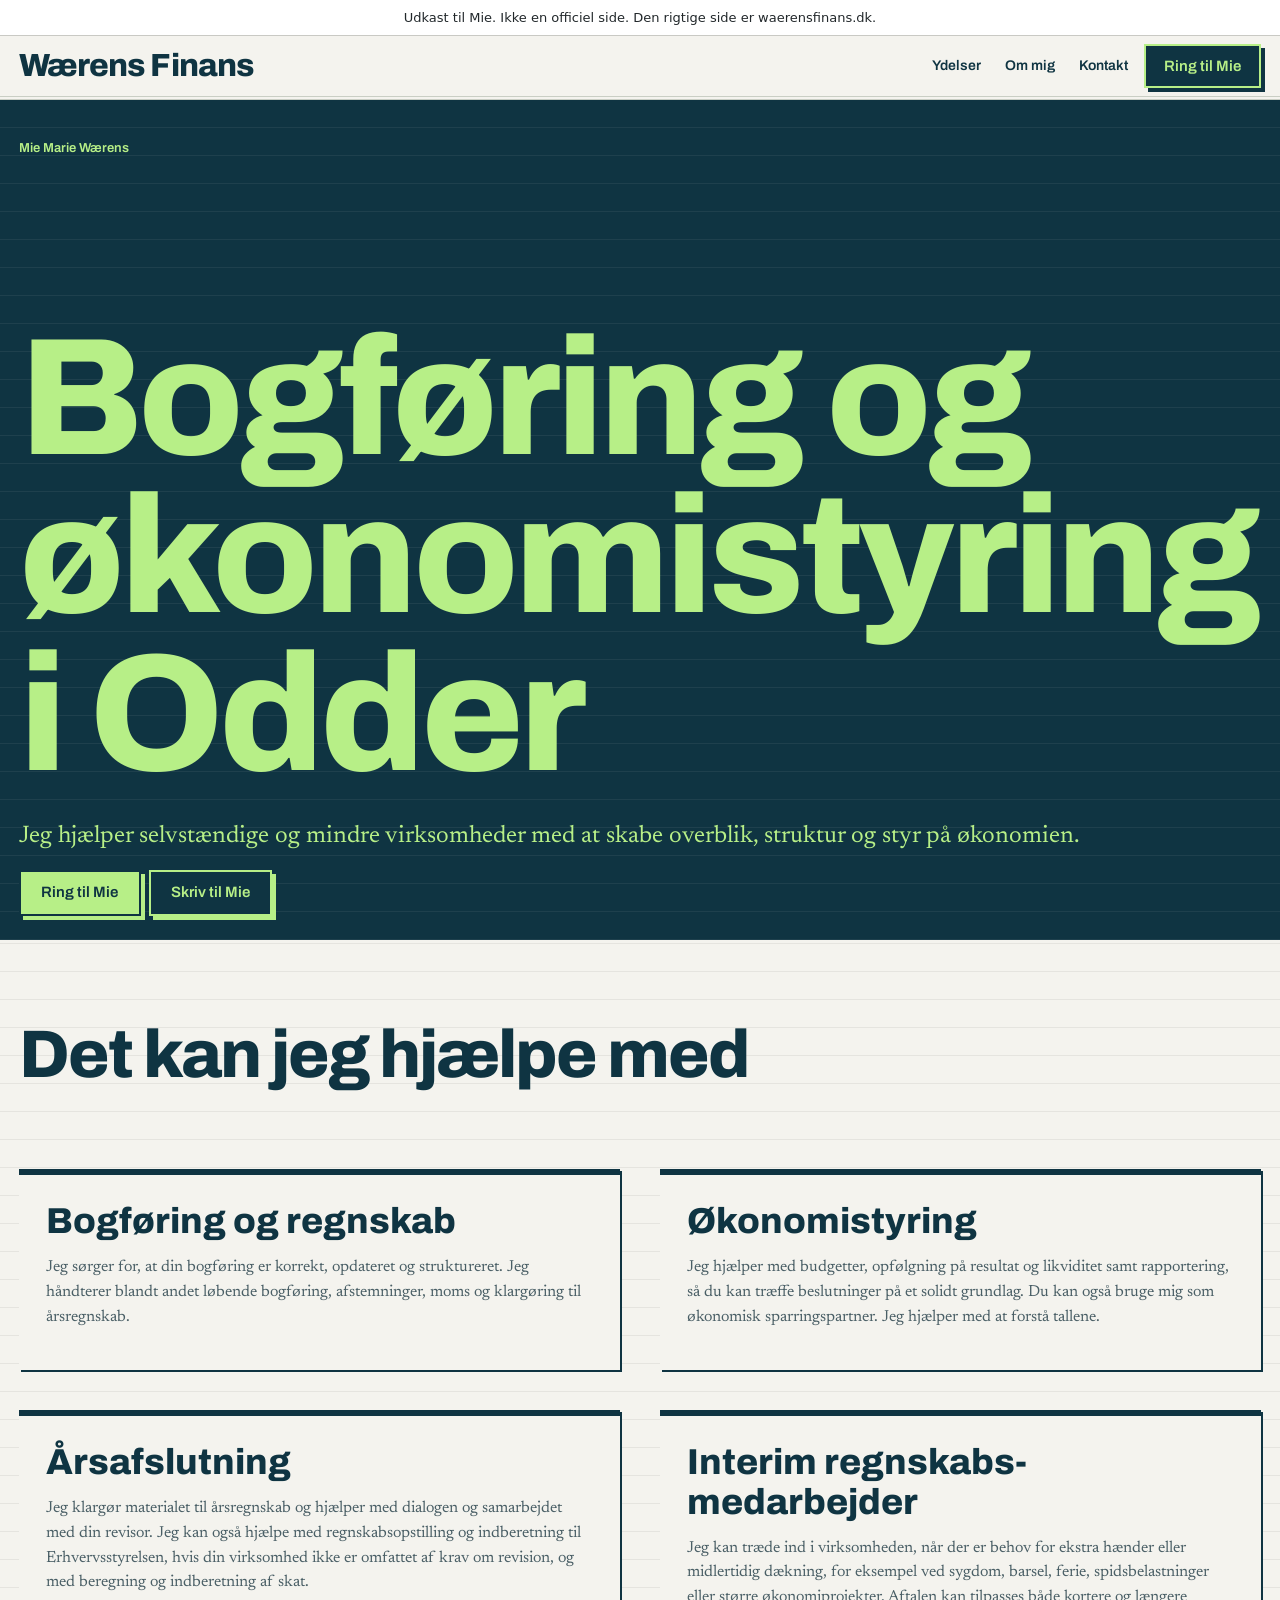
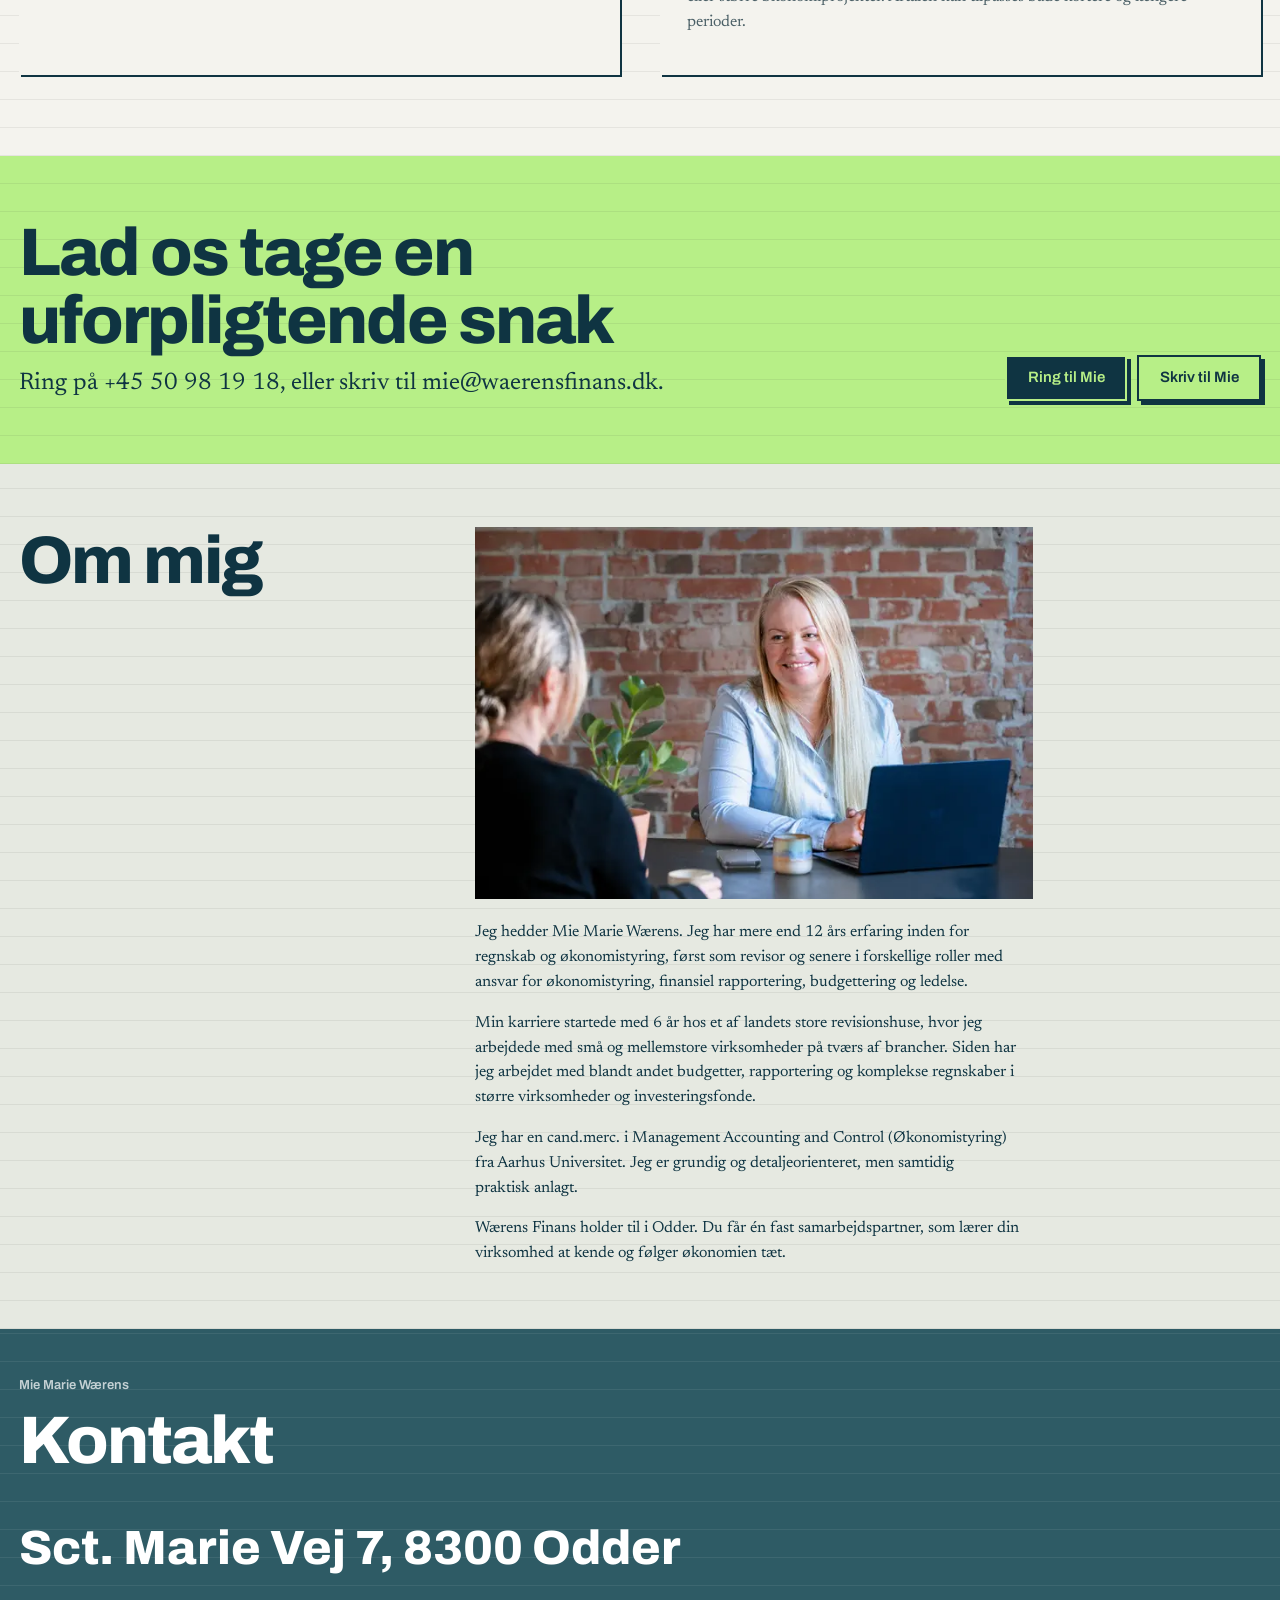
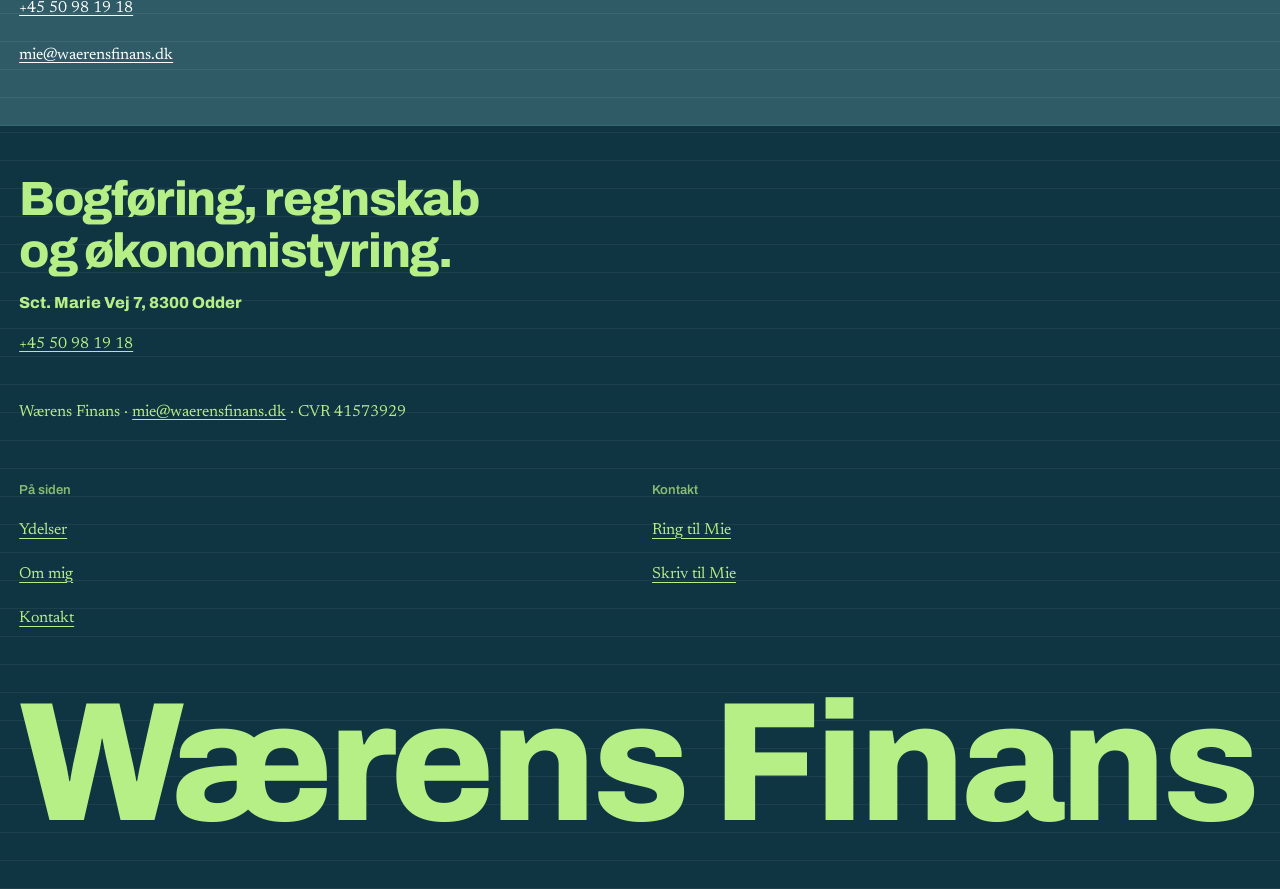
<file: stor-skrift/index.html>
<!doctype html>
<html lang="da">
<head>
<meta charset="utf-8">
<meta name="viewport" content="width=device-width, initial-scale=1, viewport-fit=cover">
<title>Bogføring og økonomistyring i Odder | Wærens Finans</title>
<meta name="description" content="Hjælp til bogføring, regnskab og økonomistyring hos Wærens Finans i Odder. Mie Marie Wærens er din faste kontakt.">
<meta name="theme-color" content="#F4F3EE">
<meta name="robots" content="noindex,nofollow">
<style>html,body{margin:0;padding:0}</style>
<link rel="stylesheet" href="style.css">
<script type="application/ld+json">{"@context":"https://schema.org","@graph":[{"@type":"Organization","@id":"https://www.waerensfinans.dk/#organization","name":"Wærens Finans","url":"https://www.waerensfinans.dk/","telephone":"+4550981918","email":"mie@waerensfinans.dk","identifier":{"@type":"PropertyValue","propertyID":"CVR","value":"41573929"},"address":{"@type":"PostalAddress","streetAddress":"Sct. Marie Vej 7","postalCode":"8300","addressLocality":"Odder","addressCountry":"DK"},"founder":{"@type":"Person","name":"Mie Marie Wærens"}},{"@type":"WebSite","@id":"https://www.waerensfinans.dk/#website","url":"https://www.waerensfinans.dk/","name":"Wærens Finans","inLanguage":"da-DK","publisher":{"@id":"https://www.waerensfinans.dk/#organization"}}]}</script><meta property="og:type" content="website"><meta property="og:locale" content="da_DK"><meta property="og:url" content="https://mortenre.github.io/waerens-finans-udkast/stor-skrift/"><meta property="og:title" content="Forslag 2: Stor skrift"><meta property="og:description" content="Udkast til Wærens Finans. Bogføring og økonomistyring i Odder."><meta property="og:image" content="https://mortenre.github.io/waerens-finans-udkast/previews/stor-skrift.webp"><meta name="twitter:card" content="summary_large_image"></head>
<body>
<aside class="udkast" aria-label="Om denne side"><p>Udkast til Mie. Ikke en officiel side. Den rigtige side er waerensfinans.dk.</p></aside>
<div id="site-app"><div class="site-root site-theme-udkast-stor-skrift" lang="da" data-site="udkast-stor-skrift" data-mode="live" data-nav="top-bar" data-radius="none" data-border="double" data-shadow="hard-offset" data-motion="snappy" data-image="natural" data-control="hard-shadow" data-container="edge-to-edge" data-display-font="archivo" data-display-case="as-written" data-emphasis="weight" data-scheme="light"><a class="skip" href="#indhold">Spring til indhold</a><header class="nav nav--top" data-over="no" aria-label="Hovedmenu"><a class="nav__mark" href="./"><span class="nav__word">Wærens Finans</span><span class="sr">, til forsiden</span></a><nav class="nav__wide" aria-label="Sider"><ul class="nav__links"><li><a class="nav__link" href="#ydelser">Ydelser</a></li><li><a class="nav__link" href="#om-waerens-finans">Om mig</a></li><li><a class="nav__link" href="#kontakt">Kontakt</a></li></ul></nav><a class="btn btn--primary nav__cta" href="tel:+4550981918">Ring til Mie</a><details class="navm" data-always="no"><summary class="navm__toggle"><span class="navm__open">Menu</span><span class="navm__close">Luk</span></summary><div class="navm__panel"><ul class="navm__links"><li><a class="nav__link" href="#ydelser">Ydelser</a></li><li><a class="nav__link" href="#om-waerens-finans">Om mig</a></li><li><a class="nav__link" href="#kontakt">Kontakt</a></li></ul><a class="btn btn--primary nav__cta" href="tel:+4550981918">Ring til Mie</a></div></details></header><main id="indhold" tabindex="-1"><section id="home" class="s s-hero v-typographic-poster" data-section-type="hero" data-variant="typographic-poster" data-surface="brand" data-align="start" style="--section-padding-y:var(--section-y-loose)"><div class="tp" data-fit="fill-width" data-backdrop="no"><div class="tp__body"><p class="l tp__eyebrow">Mie Marie Wærens</p><h1 class="d tp__lines" data-fit="fill-width"><span class="tp__line" style="--glyph:1;--chars:7.448"><span>Bogføring og</span> </span><span class="tp__line" style="--glyph:1;--chars:7.448"><span>økonomistyring</span> </span><span class="tp__line" style="--glyph:1;--chars:7.448"><span>i Odder</span></span></h1><div class="tp__foot"><p class="lede tp__lede">Jeg hjælper selvstændige og mindre virksomheder med at skabe overblik, struktur og styr på økonomien.</p><span class="udkast-knapper"><a class="btn btn--primary" href="tel:+4550981918"><span class="btn__label">Ring til Mie</span></a><a class="btn btn--secondary" href="mailto:mie@waerensfinans.dk"><span class="btn__label">Skriv til Mie</span></a></span></div></div></div></section><section id="ydelser" class="s s-offerings-list v-card-grid" data-section-type="offerings-list" data-variant="card-grid" data-surface="canvas" style="--space-unit:0.42rem;--space-1:0.42rem;--space-2:0.84rem;--space-3:1.26rem;--space-4:1.68rem;--space-5:2.52rem;--space-6:3.36rem;--space-7:5.04rem;--space-8:6.72rem;--section-y-tight:1.68rem;--section-y:5.04rem;--section-y-loose:13.44rem"><div class="wrap"><header class="intro"><h2 class="h2 intro__heading">Det kan jeg hjælpe med</h2></header><ul class="cg" data-columns="2"><li class="cg__card"><div class="cg__body"><h3 class="cg__name">Bogføring og regnskab</h3><p class="cg__desc">Jeg sørger for, at din bogføring er korrekt, opdateret og struktureret. Jeg håndterer blandt andet løbende bogføring, afstemninger, moms og klargøring til årsregnskab.</p><div class="cg__foot"><span class="meta"></span></div></div></li><li class="cg__card"><div class="cg__body"><h3 class="cg__name">Økonomistyring</h3><p class="cg__desc">Jeg hjælper med budgetter, opfølgning på resultat og likviditet samt rapportering, så du kan træffe beslutninger på et solidt grundlag. Du kan også bruge mig som økonomisk sparringspartner. Jeg hjælper med at forstå tallene.</p><div class="cg__foot"><span class="meta"></span></div></div></li><li class="cg__card"><div class="cg__body"><h3 class="cg__name">Årsafslutning</h3><p class="cg__desc">Jeg klargør materialet til årsregnskab og hjælper med dialogen og samarbejdet med din revisor. Jeg kan også hjælpe med regnskabsopstilling og indberetning til Erhvervsstyrelsen, hvis din virksomhed ikke er omfattet af krav om revision, og med beregning og indberetning af skat.</p><div class="cg__foot"><span class="meta"></span></div></div></li><li class="cg__card"><div class="cg__body"><h3 class="cg__name">Interim regnskabs­medarbejder</h3><p class="cg__desc">Jeg kan træde ind i virksomheden, når der er behov for ekstra hænder eller midlertidig dækning, for eksempel ved sygdom, barsel, ferie, spidsbelastninger eller større økonomiprojekter. Aftalen kan tilpasses både kortere og længere perioder.</p><div class="cg__foot"><span class="meta"></span></div></div></li></ul></div></section><section id="snak" class="s s-cta-band v-solid" data-section-type="cta-band" data-variant="solid" data-surface="accent" style="--space-unit:0.33rem;--space-1:0.33rem;--space-2:0.66rem;--space-3:0.99rem;--space-4:1.32rem;--space-5:1.98rem;--space-6:2.64rem;--space-7:3.96rem;--space-8:5.28rem;--section-y-tight:1.32rem;--section-y:3.96rem;--section-y-loose:10.56rem"><div class="wrap cs" data-layout="inline"><div class="cs__text"><h2 class="h2">Lad os tage en uforpligtende snak</h2><p class="lede">Ring på +45 50 98 19 18, eller skriv til mie@waerensfinans.dk.</p></div><span class="udkast-knapper"><a class="btn btn--primary" href="tel:+4550981918"><span class="btn__label">Ring til Mie</span></a><a class="btn btn--secondary" href="mailto:mie@waerensfinans.dk"><span class="btn__label">Skriv til Mie</span></a></span></div></section><section id="om-waerens-finans" class="s s-story v-long-read" data-section-type="story" data-variant="long-read" data-surface="surface" style="--space-unit:0.33rem;--space-1:0.33rem;--space-2:0.66rem;--space-3:0.99rem;--space-4:1.32rem;--space-5:1.98rem;--space-6:2.64rem;--space-7:3.96rem;--space-8:5.28rem;--section-y-tight:1.32rem;--section-y:3.96rem;--section-y-loose:10.56rem"><div class="wrap lr" data-columns="1" data-dropcap="no"><header class="lr__head"><h2 class="h2">Om mig</h2></header><div class="lr__body"><div class="m lr__media" data-reveal="wipe"><img src="img/moede-1280.webp" alt="Mie Marie Wærens ved et mødebord foran en murstensvæg" width="1920" height="1280" style="object-position:57% 32%" srcSet="img/moede-640.webp 640w, img/moede-960.webp 960w, img/moede-1280.webp 1280w, img/moede-1920.webp 1920w" sizes="(min-width: 64rem) 40vw, 90vw" loading="lazy" decoding="async"/></div><p class="lr__p">Jeg hedder Mie Marie Wærens. Jeg har mere end 12 års erfaring inden for regnskab og økonomistyring, først som revisor og senere i forskellige roller med ansvar for økonomistyring, finansiel rapportering, budgettering og ledelse.</p><p class="lr__p">Min karriere startede med 6 år hos et af landets store revisionshuse, hvor jeg arbejdede med små og mellemstore virksomheder på tværs af brancher. Siden har jeg arbejdet med blandt andet budgetter, rapportering og komplekse regnskaber i større virksomheder og investeringsfonde.</p><p class="lr__p">Jeg har en cand.merc. i Management Accounting and Control (Økonomistyring) fra Aarhus Universitet. Jeg er grundig og detaljeorienteret, men samtidig praktisk anlagt.</p><p class="lr__p">Wærens Finans holder til i Odder. Du får én fast samarbejdspartner, som lærer din virksomhed at kende og følger økonomien tæt.</p></div></div></section><section id="kontakt" class="s s-hours-location v-ledger-table" data-section-type="hours-location" data-variant="ledger-table" data-surface="inverse"><div class="wrap hl"><header class="intro"><p class="l intro__eyebrow">Mie Marie Wærens</p><h2 class="h2 intro__heading">Kontakt</h2></header><div class="hl__body"><address class="ct"><p class="ct__address"><span class="ct__line">Sct. Marie Vej 7<!-- -->, </span><span class="ct__line">8300 Odder</span></p><a class="ct__link" href="tel:+4550981918">+45 50 98 19 18</a><a class="ct__link" href="mailto:mie@waerensfinans.dk">mie@waerensfinans.dk</a></address></div></div></section></main><footer id="sidefod" class="s s-footer v-mega-list" data-section-type="footer" data-variant="mega-list" data-surface="brand"><div class="wrap fm"><div class="fm__top"><p class="lede">Bogføring, regnskab og økonomistyring.</p><address class="ct"><p class="ct__address"><span class="ct__line">Sct. Marie Vej 7<!-- -->, </span><span class="ct__line">8300 Odder</span></p><a class="ct__link" href="tel:+4550981918">+45 50 98 19 18</a></address><p class="ct__identity"><span class="ct__name">Wærens Finans</span> · <a class="ct__link" href="mailto:mie@waerensfinans.dk">mie@waerensfinans.dk</a> · CVR 41573929</p></div><div class="fm__cols"><nav class="fm__col" aria-label="På siden"><p class="l fm__head">På siden</p><ul><li><a class="fo__link" href="#ydelser"><span class="btn__label">Ydelser</span></a></li><li><a class="fo__link" href="#om-waerens-finans"><span class="btn__label">Om mig</span></a></li><li><a class="fo__link" href="#kontakt"><span class="btn__label">Kontakt</span></a></li></ul></nav><nav class="fm__col" aria-label="Kontakt"><p class="l fm__head">Kontakt</p><ul><li><a class="fo__link" href="tel:+4550981918"><span class="btn__label">Ring til Mie</span></a></li><li><a class="fo__link" href="mailto:mie@waerensfinans.dk"><span class="btn__label">Skriv til Mie</span></a></li></ul></nav></div><p class="d fitw fm__word" aria-hidden="true"><span style="--glyph:1;--chars:7.321">Wærens Finans</span></p></div></footer></div></div>

</body>
</html>
</file>
<file: med-foto/style.css>
@font-face{font-family:'Bricolage Grotesque';font-style:normal;font-weight:200 800;font-display:swap;src:url('fonts/bricolage-grotesque-latin-wght-normal.woff2') format('woff2');}
@font-face{font-family:'Instrument Sans';font-style:normal;font-weight:400 700;font-display:swap;src:url('fonts/instrument-sans-latin-wght-normal.woff2') format('woff2');}

.site-theme-udkast-med-foto{--color-canvas:#f3ede4;--color-on-canvas:#231b18;--color-on-canvas-muted:#5e524b;--color-surface:#e8ded1;--color-on-surface:#231b18;--color-inverse:#1f2a2e;--color-on-inverse:#f3ede4;--color-brand:#8c3a24;--color-on-brand:#ffffff;--color-accent:#cfe0ea;--color-on-accent:#1f2a2e;--color-line:#d6cabb;--color-line-strong:#8a7a6e;--color-link:#8c3a24;--color-focus:#1f4e5f;--color-danger:#a32020;--color-on-danger:#ffffff;--color-success:#2f6b3a;--color-on-success:#ffffff;--color-canvas-muted:#5e524b;--color-canvas-line:#d6cabb;--color-surface-muted:#5a524c;--color-surface-line:#b7ada3;--color-inverse-muted:#b8b6b1;--color-inverse-line:#545b5c;--color-brand-muted:#dfc8c2;--color-brand-line:#a96b5b;--color-accent-muted:#505d63;--color-accent-line:#a3b3bb;--font-display:'Bricolage Grotesque', system-ui, -apple-system, 'Segoe UI', Roboto, 'Helvetica Neue', Arial, sans-serif;--font-body:'Instrument Sans', system-ui, -apple-system, 'Segoe UI', Roboto, 'Helvetica Neue', Arial, sans-serif;--font-label:'Instrument Sans', system-ui, -apple-system, 'Segoe UI', Roboto, 'Helvetica Neue', Arial, sans-serif;--weight-display:700;--weight-body:400;--weight-label:600;--style-display:normal;--style-body:normal;--style-label:normal;--type-ratio:1.25;--text-base:1.0625rem;--tracking-display:-0.03em;--leading-display:0.95;--tracking-label:0em;--leading-body:1.6;--measure:64ch;--emphasis-style:normal;--emphasis-weight:inherit;--emphasis-color:var(--color-accent);--emphasis-decoration:none;--emphasis-background:transparent;--case-display:none;--caps-display:normal;--case-label:none;--caps-label:normal;--step-minus-2:0.68rem;--step-minus-1:0.85rem;--step-0:1.0625rem;--step-1:1.3281rem;--step-2:1.6602rem;--step-3:2.0752rem;--step-4:2.594rem;--step-5:3.2425rem;--step-6:4.0531rem;--display-size:clamp(2.75rem, calc(1.2826rem + 6.5217vw), 6.5rem);--radius-sm:6px;--radius-md:10px;--radius-lg:16px;--radius-media:12px;--border-width:1px;--border-style:solid;--border-width-emphasis:1px;--space-unit:0.33rem;--space-1:0.33rem;--space-2:0.66rem;--space-3:0.99rem;--space-4:1.32rem;--space-5:1.98rem;--space-6:2.64rem;--space-7:3.96rem;--space-8:5.28rem;--section-y-tight:5.28rem;--section-y:7.92rem;--section-y-loose:11.88rem;--shadow-sm:none;--shadow-md:none;--shadow-lg:none;--motion-fast:220ms;--motion-slow:640ms;--motion-ease:cubic-bezier(0.22, 1, 0.36, 1);--motion-distance:16px;--motion-scale:1.015;--image-filter:none;--image-overlay:transparent;--image-overlay-blend:normal;--image-overlay-opacity:0;--image-grain-opacity:0;--texture-image:none;--texture-size:auto;--texture-opacity:0;--texture-blend:normal;--container:100%;--gutter:clamp(0.75rem, 1.5vw, 1.5rem);--control-style:solid;--color-scheme:light;color-scheme:light;}
.site-theme-udkast-med-foto,.site-theme-udkast-med-foto [data-surface="canvas"]{--surface-bg:var(--color-canvas);--surface-fg:var(--color-on-canvas);--surface-muted:var(--color-canvas-muted);--surface-line:var(--color-canvas-line);background-color:var(--surface-bg);color:var(--surface-fg);}
.site-theme-udkast-med-foto [data-surface="surface"]{--surface-bg:var(--color-surface);--surface-fg:var(--color-on-surface);--surface-muted:var(--color-surface-muted);--surface-line:var(--color-surface-line);background-color:var(--surface-bg);color:var(--surface-fg);}
.site-theme-udkast-med-foto [data-surface="inverse"]{--surface-bg:var(--color-inverse);--surface-fg:var(--color-on-inverse);--surface-muted:var(--color-inverse-muted);--surface-line:var(--color-inverse-line);background-color:var(--surface-bg);color:var(--surface-fg);}
.site-theme-udkast-med-foto [data-surface="brand"]{--surface-bg:var(--color-brand);--surface-fg:var(--color-on-brand);--surface-muted:var(--color-brand-muted);--surface-line:var(--color-brand-line);background-color:var(--surface-bg);color:var(--surface-fg);}
.site-theme-udkast-med-foto [data-surface="accent"]{--surface-bg:var(--color-accent);--surface-fg:var(--color-on-accent);--surface-muted:var(--color-accent-muted);--surface-line:var(--color-accent-line);background-color:var(--surface-bg);color:var(--surface-fg);}
@media (prefers-reduced-motion:reduce){.site-theme-udkast-med-foto,.site-theme-udkast-med-foto *{--motion-fast:0ms!important;--motion-slow:0ms!important;--motion-distance:0px!important;--motion-scale:1!important;}}
.site-root{
&{
  --h2-size:max(var(--step-3),calc(var(--display-size)*.42));
  --display-stretch:100%;
  --glyph:.56;
  --btn-bg:var(--color-brand);
  --btn-fg:var(--color-on-brand);
  --line:var(--surface-line);
  --muted:var(--surface-muted);
  --ease:var(--motion-ease);
  position:relative;
  min-height:100dvh;
  overflow-x:clip;
  font-family:var(--font-body);
  font-weight:var(--weight-body);
  font-style:var(--style-body);
  font-size:var(--text-base);
  line-height:var(--leading-body);
  -webkit-font-smoothing:antialiased;
  text-rendering:optimizeLegibility;
  font-synthesis:none;
  overflow-wrap:break-word;
}
&[data-display-font="archivo"][data-display-case="uppercase"]{--display-stretch:62%;--glyph:.43}
&[data-display-font="anton"]{--glyph:.47}
&[data-display-font="instrument-serif"]{--glyph:.44}
&[data-display-font="cormorant"]{--glyph:.46}
&[data-display-font="fraunces"]{--glyph:.58}
*,*::before,*::after{box-sizing:border-box}
h1,h2,h3,h4,h5,p,ul,ol,dl,dd,figure,blockquote{margin:0;padding:0}
ul,ol{list-style:none}
img{display:block;max-width:100%}
button{font:inherit;color:inherit;background:none;border:0;padding:0;cursor:pointer}
button:disabled{cursor:not-allowed}
input{font:inherit}
table{border-collapse:collapse;width:100%}
fieldset{border:0;margin:0;padding:0;min-width:0}
a{color:inherit;text-underline-offset:.2em;text-decoration-thickness:1px}
[data-surface="canvas"] a:not(.btn),[data-surface="surface"] a:not(.btn){text-decoration-color:currentColor}
:focus-visible{outline:2px solid var(--color-focus);outline-offset:3px}
[data-surface="inverse"] :focus-visible,[data-surface="brand"] :focus-visible,[data-surface="accent"] :focus-visible{outline-color:currentColor}
[data-surface="canvas"],[data-surface="surface"]{--btn-bg:var(--color-brand);--btn-fg:var(--color-on-brand)}
[data-surface="brand"]{--btn-bg:var(--color-on-brand);--btn-fg:var(--color-brand)}
[data-surface="accent"]{--btn-bg:var(--color-on-accent);--btn-fg:var(--color-accent)}
[data-surface="inverse"]{--btn-bg:var(--color-on-inverse);--btn-fg:var(--color-inverse)}
main{display:block}
main:focus{outline:none}

.skip{position:absolute;left:var(--gutter);top:.5rem;z-index:100;padding:.6rem 1rem;background:var(--color-inverse);color:var(--color-on-inverse);transform:translateY(-200%)}
.skip:focus{transform:none}
.sr{position:absolute;width:1px;height:1px;padding:0;margin:-1px;overflow:hidden;clip-path:inset(50%);white-space:nowrap;border:0}

.wrap{width:100%;max-width:var(--container);margin-inline:auto;padding-inline:var(--gutter)}

.s{position:relative;isolation:isolate;container:sec / inline-size;padding-block:min(var(--section-padding-y,var(--section-y)),calc(14vw + 2.5rem))}
.s::before{content:"";position:absolute;inset:0;z-index:-1;pointer-events:none;background-image:var(--texture-image);background-size:var(--texture-size);opacity:calc(var(--texture-opacity)*.6);filter:grayscale(1);mix-blend-mode:var(--texture-blend);color:var(--surface-fg)}
.s[data-surface]{color:var(--surface-fg)}
[data-align="center"]{text-align:center}
[data-align="end"]{text-align:end}

/* Type voices */
.d,.h2{hyphenate-limit-chars:10 4 4}
.d{font-family:var(--font-display);font-weight:var(--weight-display);font-style:var(--style-display);font-size:var(--display-size);font-stretch:var(--display-stretch);line-height:var(--leading-display);letter-spacing:var(--tracking-display);text-transform:var(--case-display);font-variant-caps:var(--caps-display);hyphens:auto;text-wrap:balance}
.h2{font-family:var(--font-display);font-weight:var(--weight-display);font-style:var(--style-display);font-stretch:var(--display-stretch);font-size:var(--h2-size);line-height:calc(var(--leading-display) + .06);letter-spacing:var(--tracking-display);text-transform:var(--case-display);font-variant-caps:var(--caps-display);hyphens:auto;text-wrap:balance}
.l{font-family:var(--font-label);font-weight:var(--weight-label);font-style:var(--style-label);font-size:max(.8125rem,var(--step-minus-1));letter-spacing:var(--tracking-label);text-transform:var(--case-label);font-variant-caps:var(--caps-label);line-height:1.35}
@media (max-width:47.99rem){h1.h2{font-size:max(calc(var(--h2-size)*1.3),min(3.25rem,15vw))}}
.lede{font-size:clamp(1.0625rem,var(--step-1),1.5rem);line-height:calc(var(--leading-body) - .08);max-width:min(var(--measure),100%);text-wrap:pretty}
.cap{font-family:var(--font-label);font-size:max(.8125rem,var(--step-minus-1));line-height:1.45;color:var(--surface-muted)}
.emph{font-style:inherit}
&[data-emphasis="italic"] .emph{font-style:italic}
&[data-emphasis="weight"] .emph{font-weight:800}
&[data-emphasis="underline"] .emph{text-decoration:underline;text-decoration-thickness:.05em;text-underline-offset:.08em}
&[data-emphasis="accent-color"] .emph{color:var(--color-accent)}
&[data-emphasis="accent-color"] [data-surface="brand"] .emph,&[data-emphasis="accent-color"] [data-surface="accent"] .emph,&[data-emphasis="accent-color"] [data-surface="inverse"] .emph{color:inherit}
&[data-emphasis="highlight"] .emph{background:linear-gradient(var(--color-accent),var(--color-accent)) 0 62%/100% 76% no-repeat;color:var(--color-on-accent);padding-inline:.06em;box-decoration-break:clone;-webkit-box-decoration-break:clone}

.intro{display:grid;gap:var(--space-3);margin-bottom:var(--space-7)}
.intro__eyebrow{color:var(--surface-muted)}
.intro__text{color:var(--surface-muted)}
[data-align="center"] .intro{justify-items:center}
[data-align="center"] .lede{margin-inline:auto}

.actions{display:flex;flex-wrap:wrap;align-items:center;gap:var(--space-3) var(--space-4)}

/* Controls */
.btn{display:inline-flex;align-items:center;justify-content:center;gap:.6em;min-height:2.875rem;padding:.65em 1.35em;font-family:var(--font-label);font-weight:var(--weight-label);font-size:max(.9375rem,var(--step-minus-1));letter-spacing:min(var(--tracking-label),.08em);text-transform:var(--case-label);font-variant-caps:var(--caps-label);line-height:1.15;text-align:center;text-decoration:none;cursor:pointer;border:1.5px solid transparent;border-radius:var(--radius-md);transition:transform var(--motion-fast) var(--motion-ease),background-color var(--motion-fast) linear,color var(--motion-fast) linear,box-shadow var(--motion-fast) var(--motion-ease)}
.btn:disabled{opacity:.55}
&[data-control="solid"] .btn--primary{background:var(--btn-bg);color:var(--btn-fg)}
&[data-control="solid"] .btn--primary:hover:not(:disabled){transform:translateY(calc(var(--motion-distance)*-.25))}
&[data-control="solid"] .btn--secondary{border-color:currentColor}
&[data-control="outline"] .btn{border-color:currentColor;background:transparent}
&[data-control="outline"] .btn:hover:not(:disabled){background:var(--surface-fg);color:var(--surface-bg)}
&[data-control="underline"] .btn{min-height:2.75rem;padding-inline:0;border-width:0 0 1.5px;border-color:currentColor;border-radius:0;background-image:linear-gradient(currentColor,currentColor);background-size:0 100%;background-repeat:no-repeat}
&[data-control="underline"] .btn::after{content:"→";transition:transform var(--motion-fast) var(--motion-ease)}
&[data-control="underline"] .btn:hover:not(:disabled)::after{transform:translateX(.3em)}
&[data-control="hard-shadow"] .btn{border:2px solid currentColor;background:var(--btn-bg);color:var(--btn-fg);box-shadow:4px 4px 0 var(--surface-fg)}
&[data-control="hard-shadow"] .btn--secondary{background:var(--surface-bg);color:var(--surface-fg)}
&[data-control="hard-shadow"] .btn:hover:not(:disabled){transform:translate(2px,2px);box-shadow:2px 2px 0 var(--surface-fg)}
&[data-control="hard-shadow"] .btn:active:not(:disabled){transform:translate(4px,4px);box-shadow:0 0 0 var(--surface-fg)}
&[data-control="tab"] .btn{border-width:3px 0 0;border-color:currentColor;border-radius:0;background:var(--surface-bg);color:var(--surface-fg);padding-inline:.2em 1.6em;justify-content:flex-start}
&[data-control="tab"] .btn:hover:not(:disabled){background:var(--surface-fg);color:var(--surface-bg);padding-inline:.6em 1.2em}

/* Media */
.m{position:relative;display:block;overflow:hidden;border-radius:var(--radius-media);background:var(--surface-line);isolation:isolate;width:100%}
.m img{display:block;width:100%;height:100%;object-fit:cover;filter:var(--image-filter);transition:transform var(--motion-slow) var(--motion-ease),filter var(--motion-slow) linear}
.m::after{content:"";position:absolute;inset:0;pointer-events:none;background:var(--image-overlay);mix-blend-mode:var(--image-overlay-blend);opacity:var(--image-overlay-opacity)}
.m::before{content:"";position:absolute;inset:0;z-index:1;pointer-events:none;opacity:var(--image-grain-opacity);background-image:url("data:image/svg+xml,%3Csvg xmlns='http://www.w3.org/2000/svg' width='180' height='180'%3E%3Cfilter id='g'%3E%3CfeTurbulence type='fractalNoise' baseFrequency='.9' numOctaves='2' stitchTiles='stitch'/%3E%3C/filter%3E%3Crect width='100%25' height='100%25' filter='url(%23g)'/%3E%3C/svg%3E");mix-blend-mode:overlay}
/* Duotone on a light page is newsprint: the picture is printed on the paper, in dots. */
&[data-image="duotone"][data-scheme="light"] .m{background:var(--surface-bg)}
&[data-image="duotone"][data-scheme="light"] .m img{mix-blend-mode:multiply}
&[data-image="duotone"][data-scheme="light"] .m::before{opacity:.32;background-image:radial-gradient(#000 .6px,transparent .75px);background-size:3.5px 3.5px;mix-blend-mode:multiply}
/* Heavy rules and a hard shadow: a photo pasted up on the wall. */
&[data-border="heavy"][data-shadow="hard-offset"] .ms__item .m{border:3px solid var(--color-on-canvas);box-shadow:5px 5px 0 var(--color-on-canvas)}
@media (hover:hover){
  .m:hover img{transform:scale(var(--motion-scale))}
  &[data-image="high-contrast-mono"] .m:hover img{filter:grayscale(0) contrast(1.08)}
}
.m--empty{display:grid;place-items:center;background:var(--color-brand);color:var(--color-on-brand);min-height:6rem}
.m__fallback{font-family:var(--font-display);font-style:var(--style-display);font-weight:var(--weight-display);text-transform:var(--case-display);font-size:clamp(1.5rem,14cqw,4rem);line-height:1;padding:var(--space-3);text-align:center;hyphens:auto}

/* Reveal: nothing is hidden until JavaScript has armed the page. */
[data-reveal]{transition:clip-path var(--motion-slow) var(--motion-ease),opacity var(--motion-slow) linear,transform var(--motion-slow) var(--motion-ease)}
&[data-armed] [data-reveal="wipe"]:not(.is-in){clip-path:inset(0 0 calc(var(--motion-distance)*2.4) 0);opacity:.001}
&[data-armed] [data-reveal="rise"]:not(.is-in){opacity:.001;transform:translateY(var(--motion-distance))}

/* Marquee */
.marquee{overflow:hidden;max-width:100%}
.marquee__track{display:flex;width:max-content;animation:site-marquee var(--marquee-duration) linear infinite}
.marquee[data-direction="right"] .marquee__track{animation-direction:reverse}
.marquee:hover .marquee__track,.marquee:focus-within .marquee__track{animation-play-state:paused}
.marquee__group{display:flex;flex:none;align-items:center}
@media (prefers-reduced-motion:reduce){
  .marquee__track{animation:none;width:auto}
  .marquee__group[aria-hidden]{display:none}
  .marquee__group{flex:1 1 auto;flex-wrap:wrap}
}

/* Prices and small print */
.price{font-variant-numeric:tabular-nums lining-nums;white-space:nowrap}
.price--unknown{white-space:normal;color:var(--surface-muted);font-size:.86em;font-weight:400!important}
.price__draft{font-size:.8em;color:var(--surface-muted)}
.meta{display:inline-flex;flex-wrap:wrap;align-items:baseline;gap:.25em 1em;font-variant-numeric:tabular-nums}
.meta .price{font-weight:600}
.meta__duration{color:var(--surface-muted);font-size:.86em;font-weight:400}
.book-link{display:inline-flex;align-items:center;min-height:2.75rem;font-family:var(--font-label);font-weight:var(--weight-label);text-underline-offset:.25em}

.notice{display:grid;gap:var(--space-3);justify-items:start;padding:var(--space-5);border:var(--border-width,1px) var(--border-style,solid) var(--surface-line);border-radius:var(--radius-md);max-width:44rem}
.notice--error{border-color:var(--color-danger);border-width:max(var(--border-width),1px);border-style:solid}
.notice__link{display:inline-flex;align-items:center;min-height:2.75rem;font-weight:600}
.spin{display:inline-flex;align-items:center;gap:.6em;min-height:2.75rem;color:var(--surface-muted)}
.spin__mark{width:.9em;height:.9em;border:2px solid currentColor;border-right-color:transparent;border-radius:50%;animation:site-spin 900ms linear infinite}
@media (prefers-reduced-motion:reduce){.spin__mark{animation:none}}
.notfound{padding-block:6rem}
.notfound>*+*{margin-top:var(--space-3)}

.nav{font-family:var(--font-label);font-weight:var(--weight-label);z-index:40}
.nav__mark{display:inline-flex;align-items:center;gap:.6rem;min-height:2.75rem;min-width:0;text-decoration:none;font-family:var(--font-display);font-style:var(--style-display);font-weight:var(--weight-display);font-stretch:var(--display-stretch);text-transform:var(--case-display);font-size:clamp(1.25rem,var(--step-2),2rem);letter-spacing:var(--tracking-display);line-height:1}
.nav__word{white-space:nowrap}
@media (max-width:30rem){.nav__word{white-space:normal;line-height:1.05}}
.nav__logo{width:2rem;height:2rem;border-radius:0}
.nav__links{display:flex;flex-wrap:wrap;align-items:center;gap:0 var(--space-5)}
.nav__link{display:inline-flex;align-items:center;min-height:2.75rem;font-size:max(.875rem,var(--step-minus-1));letter-spacing:min(var(--tracking-label),.1em);text-transform:var(--case-label);font-variant-caps:var(--caps-label);text-decoration:none;background:linear-gradient(currentColor,currentColor) left calc(100% - .6rem)/0 1px no-repeat;transition:background-size var(--motion-fast) var(--motion-ease)}
.nav__link:hover,.nav__link[aria-current="page"]{background-size:100% 1px}
.nav__cta{min-height:2.75rem;padding:.45em .85em;white-space:nowrap;flex:none}
&[data-control="underline"] .nav__cta{padding-inline:0}
&[data-control="underline"] .nav__cta::after{display:none}
.nav__wide{display:none}

/* Collapsing menu: a details element */
.navm{position:static}
.navm__toggle{display:inline-flex;align-items:center;justify-content:center;min-width:2.75rem;min-height:2.75rem;padding-inline:.4rem;cursor:pointer;list-style:none;font-size:max(.875rem,var(--step-minus-1));letter-spacing:min(var(--tracking-label),.1em);text-transform:var(--case-label);text-decoration:underline;text-underline-offset:.25em}
.navm__toggle::-webkit-details-marker{display:none}
.navm__close{display:none}
.navm[open] .navm__open{display:none}
.navm[open] .navm__close{display:inline}
.navm__panel{position:fixed;inset:0;z-index:-1;display:flex;flex-direction:column;justify-content:center;gap:var(--space-6);padding:5rem var(--gutter) var(--gutter);background:var(--color-inverse);color:var(--color-on-inverse);--btn-bg:var(--color-on-inverse);--btn-fg:var(--color-inverse);overflow-y:auto}
.navm[open]{z-index:60}
.navm[open] .navm__toggle{position:fixed;top:.6rem;right:var(--gutter);z-index:70;color:var(--color-on-inverse)}
.navm[open] .navm__panel{z-index:60}
.navm__panel .btn{align-self:flex-start}
.navm__links{display:grid;gap:.1em}
.navm__links .nav__link{min-height:0;background:none;font-family:var(--font-display);font-style:var(--style-display);font-weight:var(--weight-display);font-stretch:var(--display-stretch);font-size:clamp(2.5rem,calc(var(--display-size)*.55),8rem);line-height:1.02;letter-spacing:var(--tracking-display);text-transform:var(--case-display);text-decoration:none;padding-block:.08em}
.navm__links .nav__link:hover{font-style:italic}

/* Top bar */
.nav--top{position:sticky;top:0;display:flex;align-items:center;gap:var(--space-4);padding:.5rem var(--gutter);background:var(--surface-bg);color:var(--surface-fg);border-bottom:var(--border-width) var(--border-style) var(--surface-line)}
.nav--top .nav__mark{margin-right:auto}
.nav--top[data-over="yes"]{position:absolute;inset:0 0 auto;background:linear-gradient(rgb(0 0 0/.66),rgb(0 0 0/0));color:#fff;border-bottom:0;padding-block:.75rem 2.5rem;--btn-bg:#fff;--btn-fg:#111}

/* Split with the wordmark in the centre: a printed masthead */
.nav--split{position:relative;background:var(--surface-bg);color:var(--surface-fg);padding-inline:var(--gutter)}
.nav--split .nav__row{position:relative;display:flex;align-items:center;justify-content:space-between;gap:var(--space-4);padding-block:.5rem}
.nav--split .nav__rule{display:none}
.nav--split .nav__mark{font-size:clamp(1.5rem,var(--step-3),3rem)}

/* Overlay: only a word, a button and the door to the menu */
.nav--overlay{position:sticky;top:0;display:flex;align-items:center;gap:var(--space-3);padding:.5rem var(--gutter);background:var(--surface-bg);color:var(--surface-fg);mix-blend-mode:normal}
.nav--overlay .nav__mark{margin-right:auto}

/* Side rail: on a phone it is an ordinary bar */
.nav--rail{position:sticky;top:0;display:flex;align-items:center;gap:var(--space-3);padding:.5rem var(--gutter);background:var(--surface-bg);color:var(--surface-fg);border-bottom:var(--border-width) var(--border-style) var(--surface-line)}
.nav--rail .nav__mark{margin-right:auto}

/* Bottom dock: the menu is where the thumb is */
.nav--masthead{display:flex;justify-content:center;padding:.75rem var(--gutter);background:var(--surface-bg);color:var(--surface-fg)}
.nav--dock{position:fixed;inset:auto 0 0;z-index:45;display:flex;align-items:center;gap:var(--space-2);padding:.4rem var(--gutter) calc(.4rem + env(safe-area-inset-bottom));background:var(--color-inverse);color:var(--color-on-inverse);--btn-bg:var(--color-accent);--btn-fg:var(--color-on-accent);--surface-fg:var(--color-on-inverse);--surface-bg:var(--color-inverse);overflow-x:auto;scrollbar-width:none}
.nav--dock .nav__links{flex-wrap:nowrap;gap:0 var(--space-3);margin-right:auto}
.nav--dock .nav__link{white-space:nowrap}
.nav--dock .nav__cta{flex:none}
/* Room for the dock, in the footer's own colour. */
&[data-nav="bottom-dock"] .s-footer{padding-bottom:calc(var(--section-padding-y,var(--section-y)) + 4rem + env(safe-area-inset-bottom))}
&[data-nav="bottom-dock"]:not(:has(.s-footer)){padding-bottom:calc(3.75rem + env(safe-area-inset-bottom))}

@media (min-width:60rem){
  .navm[data-always="no"]{display:none}
  .nav__wide{display:block}
  .nav__cta{padding-inline:1.2em}
  .nav--top .nav__links{justify-content:flex-end}

  .nav--split{padding-top:.75rem}
  .nav--split .nav__rule{display:block;height:0;border-top:var(--border-width-emphasis) var(--border-style) var(--surface-fg)}
  .nav--split .nav__row{display:grid;grid-template-columns:1fr auto 1fr;padding-block:.25rem;border-bottom:var(--border-width) var(--border-style) var(--surface-fg)}
  .nav--split .nav__mark{font-size:clamp(2.25rem,4.5vw,4.5rem);justify-self:center}
  .nav--split .nav__right{display:flex;align-items:center;justify-content:flex-end;gap:var(--space-5)}

  &[data-nav="side-rail"]{padding-left:5.5rem}
  .nav--rail{position:fixed;inset:0 auto 0 0;width:5.5rem;flex-direction:column;align-items:center;justify-content:space-between;padding:1.25rem 0;border-bottom:0;border-right:var(--border-width) var(--border-style) var(--surface-line)}
  .nav--rail .nav__mark{writing-mode:vertical-rl;transform:rotate(180deg);margin:0;font-size:clamp(1.5rem,2.2vw,2.25rem)}
  .nav--rail .nav__rail-links{writing-mode:vertical-rl;transform:rotate(180deg)}
  .nav--rail .nav__links{flex-wrap:nowrap;gap:var(--space-4)}
  .nav--rail .nav__link{background-position:calc(100% - .6rem) left;background-size:1px 0}
  .nav--rail .nav__link:hover,.nav--rail .nav__link[aria-current="page"]{background-size:1px 100%}
  &[data-control="underline"] .nav--rail .nav__cta::after{display:inline}
  .nav--rail .nav__cta{writing-mode:vertical-rl;transform:rotate(180deg);min-height:0;min-width:2.75rem;padding:1.1em .4em}

  .nav--dock{justify-content:center;gap:var(--space-5);width:max-content;max-width:calc(100% - 2rem);left:50%;right:auto;bottom:1rem;transform:translateX(-50%);padding:.35rem .5rem .35rem var(--space-4);border-radius:var(--radius-md);box-shadow:var(--shadow-md)}
}

.s-hero{padding-block:0}
.s-hero .lede{color:inherit}

/* ---------- Editorial split: enormous headline across the grid, photo bleeding off one side ---------- */
.es{display:grid;grid-template-columns:repeat(12,minmax(0,1fr));column-gap:var(--gutter);padding:clamp(1.5rem,5cqw,4rem) var(--gutter) 0}
.es__head{grid-column:1/-1;display:grid;gap:var(--space-3);position:relative;z-index:2}
.es__eyebrow{color:var(--surface-muted)}
.es__title{margin-inline:-.03em}
.es__figure{grid-column:3/-1;margin:var(--space-5) calc(var(--gutter)*-1) 0 0;position:relative}
.es[data-side="left"] .es__figure{grid-column:1/-3;margin:var(--space-5) 0 0 calc(var(--gutter)*-1)}
.es__media{aspect-ratio:4/5;border-radius:var(--radius-media)}
.es__caption{padding:.5rem var(--gutter) 0 0;text-align:right}
.es__text{grid-column:1/-1;display:grid;gap:var(--space-4);justify-items:start;padding-block:var(--space-5) var(--space-6)}
@container sec (min-width:60rem){
  .es{--es-start:8;--es-end:-1;--es-pad:clamp(2rem,3cqw,3.5rem);padding-top:var(--es-pad);grid-template-rows:auto 1fr}
  .es[data-ratio="50-50"]{--es-start:7}
  .es[data-ratio="40-60"]{--es-start:6}
  .es[data-ratio="70-30"]{--es-start:9}
  .es__head{grid-column:1/var(--es-start);grid-row:1;align-self:start}
  .es__title{font-size:min(var(--display-size),12cqw,18svh);text-indent:.5em}
  .es__figure{grid-column:var(--es-start)/-1;grid-row:1/span 2;margin:calc(var(--es-pad)*-1) calc(var(--gutter)*-1) 0 0;display:flex;flex-direction:column}
  .es__media{aspect-ratio:auto;flex:1;min-height:min(92vh,58rem)}
  .es__text{grid-column:1/calc(var(--es-start) - 1);grid-row:2;align-self:end;padding-block:var(--space-6) var(--space-7)}
  .es[data-side="left"]{--es-end:6}
  .es[data-side="left"][data-ratio="50-50"]{--es-end:7}
  .es[data-side="left"][data-ratio="40-60"]{--es-end:5}
  .es[data-side="left"][data-ratio="70-30"]{--es-end:9}
  .es[data-side="left"] .es__head{grid-column:var(--es-end)/-1}
  .es[data-side="left"] .es__figure{grid-column:1/var(--es-end);margin:calc(var(--es-pad)*-1) 0 0 calc(var(--gutter)*-1)}
  .es[data-side="left"] .es__text{grid-column:var(--es-end)/-1}
}

/* ---------- Full bleed photo: the scrim follows the text, so contrast holds on any crop ---------- */
.fb{position:relative;display:grid;min-height:calc(100svh - 3rem);overflow:hidden;color:#fff;background:#000;isolation:isolate;--btn-bg:#fff;--btn-fg:#111;--surface-fg:#fff;--surface-bg:#000;--surface-muted:#e6e6e6}
.fb[data-height="tall"]{min-height:min(84svh,60rem)}
.fb[data-height="screen"]{min-height:100svh}
.fb__media{position:absolute;inset:0;height:100%;border-radius:0;z-index:-2}
.fb__content{position:relative;display:grid;padding:var(--space-7) var(--gutter)}
.fb__inner{display:grid;gap:var(--space-4);justify-items:start;max-width:100%}
.fb__title{padding-bottom:.14em}
@container sec (min-width:60rem){.fb__title{font-size:min(var(--display-size),12.5cqw,17svh)}}
.fb[data-anchor="bottom-left"] .fb__content,.fb[data-anchor="bottom-right"] .fb__content{align-self:end}
.fb[data-anchor="top-left"] .fb__content{align-self:start;padding-top:clamp(5rem,10cqw,8rem)}
.fb[data-anchor="center"] .fb__content{align-self:center;justify-items:center;text-align:center}
.fb[data-anchor="center"] .fb__inner{justify-items:center}
.fb[data-anchor="center"] .lede{margin-inline:auto}
.fb[data-anchor="bottom-right"] .fb__inner{justify-items:end;text-align:right;justify-self:end}
.fb .l{justify-self:start;background:#000;color:#fff;padding:.25em .5em}
.fb[data-overlay="scrim-bottom"] .fb__content::before{content:"";position:absolute;inset:-9rem 0 0;z-index:-1;background:linear-gradient(to top,rgb(0 0 0/.86),rgb(0 0 0/.8) 11rem,rgb(0 0 0/.46) 17rem,rgb(0 0 0/.46) calc(100% - 9rem),rgb(0 0 0/0))}
.fb[data-overlay="scrim-bottom"][data-anchor="top-left"] .fb__content::before{inset:0 0 -9rem;background:linear-gradient(to bottom,rgb(0 0 0/.82),rgb(0 0 0/.72) calc(100% - 9rem),rgb(0 0 0/0))}
.fb[data-overlay="scrim-full"]::after{content:"";position:absolute;inset:0;z-index:-1;background:rgb(0 0 0/.6)}
.fb[data-overlay="brand-tint"]{color:var(--color-on-brand);--btn-bg:var(--color-on-brand);--btn-fg:var(--color-brand);--surface-fg:var(--color-on-brand)}
.fb[data-overlay="brand-tint"]::after{content:"";position:absolute;inset:0;z-index:-1;background:var(--color-brand);opacity:.86}
.fb[data-overlay="none"] .fb__inner{background:var(--color-canvas);color:var(--color-on-canvas);padding:var(--space-5);--surface-fg:var(--color-on-canvas);--surface-bg:var(--color-canvas);--btn-bg:var(--color-brand);--btn-fg:var(--color-on-brand)}

/* ---------- Typographic poster: the words are the picture ---------- */
.tp{position:relative;display:flex;min-height:min(calc(100svh - 3.75rem),70rem);overflow:hidden;isolation:isolate}
.tp__backdrop{position:absolute;inset:0;height:100%;z-index:-2;border-radius:0}
.tp[data-backdrop="yes"]::after{content:"";position:absolute;inset:0;z-index:-1;background:var(--surface-bg);opacity:.5}
.tp__body{display:flex;flex-direction:column;justify-content:flex-end;width:100%;min-width:0;gap:var(--space-5);padding:var(--space-6) var(--gutter)}
.tp__eyebrow{margin-bottom:auto;padding-top:var(--space-3)}
.tp__lines{display:block;width:100%;min-width:0;font-size:var(--display-size);line-height:var(--leading-display);hyphens:none;text-wrap:initial}
.tp__line{display:block;letter-spacing:var(--tracking-display)}
.tp[data-fit="fill-width"] .tp__line{width:max-content;white-space:nowrap;font-size:calc((100cqw - 2*var(--gutter))/(var(--chars)*var(--glyph)))}
.tp[data-fit="staggered"] .tp__line:nth-child(even){margin-left:12cqw}
.tp[data-fit="staggered"] .tp__line:nth-child(3n){margin-left:28cqw}
.tp__foot{display:flex;flex-wrap:wrap;align-items:center;gap:var(--space-4) var(--space-6)}
.tp__lede{max-width:none;flex:0 1 auto}
.tp__body{padding-bottom:var(--space-5)}
.tp__eyebrow{padding-top:var(--space-2)}

/* ---------- Stacked collage ---------- */
.sc{display:grid;gap:var(--space-6);padding:clamp(1.5rem,5cqw,4.5rem) var(--gutter) 0;overflow:hidden}
.sc__text{display:grid;gap:var(--space-4);justify-items:start}
.sc__stage{position:relative;display:grid;grid-template-columns:repeat(12,minmax(0,1fr))}
.sc__item{position:relative;margin:0;min-width:0}
.sc__media{height:100%}
.sc[data-tilt="yes"] .sc__item{transition:transform var(--motion-slow) var(--motion-ease)}
.sc[data-tilt="yes"] .sc__item--1{transform:rotate(-1.6deg)}
.sc[data-tilt="yes"] .sc__item--2{transform:rotate(1.4deg)}
.sc[data-tilt="yes"] .sc__item--3{transform:rotate(-.9deg)}
.sc[data-tilt="yes"] .sc__item--4{transform:rotate(2deg)}
.sc[data-tilt="yes"] .sc__item:hover{transform:none}

/* Windows rising from the floor, the tallest in the middle. */
.sc[data-arrangement="overlap-center"] .sc__text{justify-items:center;text-align:center}
.sc[data-arrangement="overlap-center"] .lede{margin-inline:auto}
.sc[data-arrangement="overlap-center"] .sc__stage{align-items:end;margin-inline:calc(var(--gutter)*-.5)}
.sc[data-arrangement="overlap-center"] .sc__item{grid-row:1}
.sc[data-arrangement="overlap-center"] .sc__item--1{grid-column:3/11;z-index:2;aspect-ratio:4/5}
.sc[data-arrangement="overlap-center"] .sc__item--2{grid-column:1/6;z-index:1;aspect-ratio:3/5}
.sc[data-arrangement="overlap-center"] .sc__item--3{grid-column:8/13;z-index:1;aspect-ratio:3/5}
.sc[data-arrangement="overlap-center"] .sc__item--4{grid-column:1/5;z-index:3;aspect-ratio:3/4}
.sc[data-arrangement="overlap-center"] .sc__item--5{grid-column:9/13;z-index:3;aspect-ratio:3/4}

/* A staircase. */
.sc[data-arrangement="cascade"] .sc__item{grid-column:span 7;aspect-ratio:4/5}
.sc[data-arrangement="cascade"] .sc__item--2{grid-column:5/-1;margin-top:-30%}
.sc[data-arrangement="cascade"] .sc__item--3{grid-column:1/8;margin-top:-22%}
.sc[data-arrangement="cascade"] .sc__item--4{grid-column:6/-1;margin-top:-22%}
.sc[data-arrangement="cascade"] .sc__item--5{grid-column:2/9;margin-top:-22%}

/* Loose prints on a table. */
.sc[data-arrangement="scatter"] .sc__stage{row-gap:var(--space-3)}
.sc[data-arrangement="scatter"] .sc__item--1{grid-column:1/9;aspect-ratio:1/1}
.sc[data-arrangement="scatter"] .sc__item--2{grid-column:7/-1;aspect-ratio:3/4;margin-top:-18%;z-index:2}
.sc[data-arrangement="scatter"] .sc__item--3{grid-column:2/7;aspect-ratio:1/1;margin-top:-12%}
.sc[data-arrangement="scatter"] .sc__item--4{grid-column:8/-1;aspect-ratio:1/1;margin-top:4%}
.sc[data-arrangement="scatter"] .sc__item--5{grid-column:4/10;aspect-ratio:3/2;margin-top:-8%}

@container sec (min-width:60rem){
  .sc[data-arrangement="overlap-center"] .sc__stage{margin-inline:6cqw}
  .sc[data-arrangement="overlap-center"] .sc__item--1{grid-column:4/10;aspect-ratio:5/6}
  .sc[data-arrangement="overlap-center"] .sc__item--2{grid-column:1/6;aspect-ratio:4/5}
  .sc[data-arrangement="overlap-center"] .sc__item--3{grid-column:8/13;aspect-ratio:4/5}
  .sc[data-arrangement="cascade"],.sc[data-arrangement="scatter"]{grid-template-columns:minmax(0,5fr) minmax(0,6fr);align-items:center;gap:var(--space-7);padding-bottom:var(--space-7)}
}

/* ---------- Asymmetric grid: a front page ---------- */
.ag{display:grid;grid-template-columns:repeat(2,minmax(0,1fr));gap:var(--space-3);width:100%;max-width:var(--container);margin-inline:auto;padding:var(--space-4) var(--gutter) var(--space-5)}
.ag__text{grid-column:1/-1;display:grid;gap:var(--space-4);justify-items:start;padding-block:var(--space-3) var(--space-4);align-content:start}
.ag__cell{aspect-ratio:1/1}
.ag__cell--large,.ag__cell--wide{grid-column:1/-1;aspect-ratio:3/2}
.ag__cell--tall{aspect-ratio:3/4;grid-row:span 2;height:100%}
@container sec (min-width:60rem){
  .ag{grid-template-columns:repeat(12,minmax(0,1fr));grid-auto-rows:minmax(5.5cqw,auto);grid-auto-flow:dense;gap:var(--space-4)}
  .ag__text{grid-row:span 6;padding:0;border-right:var(--border-width) var(--border-style) var(--surface-fg);padding-right:var(--space-5);align-content:space-between}
  .ag[data-text="top-left"] .ag__text{grid-column:1/8;grid-row:1/span 6}
  .ag[data-text="center"] .ag__text{grid-column:4/10;grid-row:2/span 5;border:0;padding:0}
  .ag[data-text="bottom-right"] .ag__text{grid-column:6/-1;grid-row:4/span 5;border-right:0;border-left:var(--border-width) var(--border-style) var(--surface-fg);padding:0 0 0 var(--space-5)}
  .ag__cell{aspect-ratio:auto;height:100%}
  .ag__title{font-size:min(var(--display-size),8.6cqw);padding-bottom:.12em}
  .ag__cell--small{grid-column:span 3;grid-row:span 4}
  .ag__cell--medium{grid-column:span 4;grid-row:span 4}
  .ag__cell--large{grid-column:span 5;grid-row:span 6}
  .ag__cell--tall{grid-column:span 3;grid-row:span 6}
  .ag__cell--wide{grid-column:span 6;grid-row:span 4}
}

/* ---------- Ticker: a wall of type with a strip running across it ---------- */
.tm{display:grid;overflow:hidden}
.tm__head{display:grid;gap:var(--space-3);padding:clamp(1.25rem,4cqw,3rem) var(--gutter) var(--space-5)}
.tm__title{hyphens:auto}
@container sec (min-width:60rem){.tm__title{font-size:min(var(--display-size),21cqw,23svh)}}
.tm__strip{position:relative;z-index:2;margin-inline:-2%;width:104%;max-width:none;transform:rotate(-1.4deg);background:var(--color-accent);color:var(--color-on-accent);padding-block:.45em;border-block:var(--border-width) var(--border-style) var(--surface-fg);font-family:var(--font-display);font-size:clamp(1.25rem,calc(var(--display-size)*.17),3.5rem);text-transform:var(--case-display);line-height:1;letter-spacing:.01em}
.tm__item{white-space:nowrap;padding-inline:.5em}
.tm__item::after{content:"*";padding-left:1em}
.tm__foot{display:grid;gap:var(--space-5);padding:var(--space-6) var(--gutter)}
.tm__media{aspect-ratio:3/2;box-shadow:var(--shadow-lg)}
.tm__text{display:grid;gap:var(--space-4);justify-items:start;align-content:end}
@container sec (min-width:60rem){
  /* A poster pasted up in layers: the photo beside the short last line, the strip across its foot. */
  .tm{grid-template-columns:minmax(0,1fr) auto}
  .tm__head{grid-column:1/-1;grid-row:1}
  .tm__strip{grid-column:1/-1;grid-row:2}
  .tm__foot{display:contents}
  .tm__media{grid-column:2;grid-row:1;align-self:end;justify-self:end;width:30cqw;aspect-ratio:16/9;margin:0 calc(var(--gutter)*2) -1rem 0;transform:rotate(2deg);z-index:1}
  .tm__text{grid-column:1/-1;grid-row:3;display:flex;flex-wrap:wrap;align-items:center;gap:var(--space-4) var(--space-6);padding:var(--space-6) var(--gutter) var(--space-5)}
  .tm__text .lede{font-size:clamp(1.25rem,var(--step-2),2rem);line-height:1.2;max-width:38ch}
}

/* ---------- In a frame: the hero is laid out for a whole screen and anchors its words at the bottom, so a frame that shows only its top half showed nothing but background ---------- */
&[data-framed] .tp{min-height:0}
&[data-framed] .tp__body{justify-content:flex-start}
&[data-framed] .fb,&[data-framed] .fb[data-height]{min-height:min(70svh,36rem)}

/* ---------- A section whose plugin is switched off, as an owner sees it ---------- */
.inactive{padding-block:1.5rem;border:1px dashed var(--line-strong,currentColor);margin-block:1rem}
.inactive__title{font-weight:600;margin-bottom:.25rem}
/* ---------- Gallery ---------- */
.gl__heading{margin-bottom:var(--space-6)}
.ms{display:grid;grid-template-columns:repeat(2,minmax(0,1fr));gap:var(--space-3)}
.ms__column{display:contents}
.ms__item .m{aspect-ratio:4/5}
.ms__item .cap{padding-top:.4rem}
.ms[data-odd="yes"] .ms__column:first-child .ms__item:first-child{grid-column:1/-1}
.ms[data-odd="yes"] .ms__column:first-child .ms__item:first-child .m{aspect-ratio:3/2}
@container sec (min-width:56rem){
  .ms{display:flex;align-items:flex-start;gap:var(--space-4)}
  .ms__column{display:grid;flex:1 1 0;min-width:0;gap:var(--space-4)}
  .ms__item .m,.ms[data-odd="yes"] .ms__column:first-child .ms__item:first-child .m{aspect-ratio:auto}
  &:not([data-border="rule"]) .ms__column:nth-child(even){margin-top:var(--space-7)}
}
.fs__rail{display:flex;align-items:flex-end;gap:var(--space-3);overflow-x:auto;padding-inline:var(--gutter);padding-bottom:var(--space-3);scrollbar-width:thin;scrollbar-color:currentColor transparent;scroll-padding-inline:var(--gutter)}
.fs[data-snap="yes"] .fs__rail{scroll-snap-type:x proximity}
.fs__frame{flex:0 0 min(78cqw,26rem);scroll-snap-align:start}
.fs__frame:nth-child(3n+2){flex-basis:min(62cqw,20rem)}
.fs__frame:nth-child(3n){flex-basis:min(88cqw,36rem)}
.fs__frame .cap{padding-top:.4rem}
.fs .gl__heading{margin-bottom:var(--space-5)}
.ss__media{aspect-ratio:4/5}
.ss[data-bleed="edge-to-edge"] .ss__media{border-radius:0}
.ss__caption{padding:.6rem var(--gutter) 0}
.ss[data-bleed="contained"] .ss__caption{padding-inline:0}
@container sec (min-width:48rem){.ss__media{aspect-ratio:16/9;max-height:92vh}}
.s-gallery.v-single-statement[data-spacing],.v-single-statement{padding-block:0}

/* ---------- Story ---------- */
.pq{position:relative;isolation:isolate}
.pq__backdrop{position:absolute;inset:calc(var(--section-y)*-1) 0;height:calc(100% + 2*var(--section-y));z-index:-2;border-radius:0}
.pq[data-backdrop="yes"]{--surface-fg:#fff;--surface-muted:#ececec;color:#fff}
.pq[data-backdrop="yes"]::after{content:"";position:absolute;inset:calc(var(--section-y)*-1) 0;z-index:-1;background:rgb(0 0 0/.62)}
.pq__inner{display:grid;gap:var(--space-5)}
.pq__quote{display:grid;gap:var(--space-4)}
.pq__text{font-family:var(--font-display);font-weight:var(--weight-display);font-style:var(--style-display);font-stretch:var(--display-stretch);text-transform:var(--case-display);letter-spacing:var(--tracking-display);line-height:calc(var(--leading-display) + .08);hyphens:auto;text-wrap:balance}
.pq[data-scale="large"] .pq__text{font-size:clamp(2rem,calc(var(--display-size)*.42),6.5rem)}
.pq[data-scale="huge"] .pq__text{font-size:clamp(2.5rem,calc(var(--display-size)*.62),11rem)}
.pq__by{color:var(--surface-muted)}
.pq__context{color:var(--surface-muted)}
@container sec (min-width:56rem){
  .pq__context{margin-left:auto;max-width:34ch}
  .pq[data-scale="large"] .pq__text{max-width:24ch}
  .pq:not([data-backdrop="yes"]) .pq__quote{margin-inline-start:16.66cqw}
  [data-align="center"] .pq:not([data-backdrop="yes"]) .pq__quote{margin-inline-start:0}
}

.lr{display:grid;gap:var(--space-5)}
.lr__head{display:grid;gap:var(--space-3)}
.lr__head .l{color:var(--surface-muted)}
.lr__body{max-width:var(--measure)}
.lr[data-columns="2"] .lr__body{max-width:none;column-gap:var(--space-7)}
.lr__p{white-space:pre-line;text-wrap:pretty;hyphens:auto;margin-bottom:1em}
.lr__p:last-child{margin-bottom:0}
.lr[data-dropcap="yes"] .lr__p:first-of-type::first-letter{font-family:var(--font-display);font-size:4.1em;line-height:.76;float:left;padding:.07em .06em 0 0;font-weight:var(--weight-display)}
.lr__media{aspect-ratio:3/2;margin-bottom:var(--space-4);break-inside:avoid}
@container sec (min-width:48rem){.lr[data-columns="2"] .lr__body{column-count:2}}
@container sec (min-width:64rem){
  .lr{grid-template-columns:minmax(min-content,4fr) minmax(0,8fr);column-gap:var(--space-7);align-items:start}
  .lr__head{position:sticky;top:5rem}
}

.si{display:grid;gap:var(--space-5)}
.si__media{aspect-ratio:4/5}
.si__text{display:grid;gap:var(--space-4);justify-items:start;align-content:center}
.si__text .l{color:var(--surface-muted)}
.si__body{white-space:pre-line;max-width:var(--measure);text-wrap:pretty}
@container sec (min-width:56rem){
  .si{grid-template-columns:minmax(0,6fr) minmax(0,5fr);gap:var(--space-8);align-items:center}
  .si[data-side="right"]{grid-template-columns:minmax(0,5fr) minmax(0,6fr)}
  .si[data-side="right"] .si__media{order:2}
}

/* ---------- Hours ---------- */
.hl__body{display:grid;gap:var(--space-6)}
.lg{font-variant-numeric:tabular-nums;max-width:40rem}
.lg th{font-weight:inherit;text-align:left;padding-block:.65em;padding-right:var(--space-4)}
.lg td{text-align:right;padding-block:.65em;white-space:nowrap}
.lg[data-rows="ruled"] tr{border-bottom:max(var(--border-width),1px) var(--border-style) var(--surface-line)}
.lg[data-rows="zebra"] tr:nth-child(odd){background:color-mix(in srgb,var(--surface-fg) 8%,transparent)}
.lg[data-rows="zebra"] th,.lg[data-rows="zebra"] td{padding-inline:.6em}
.lg__today{font-weight:700}
.lg__today th,.lg__today td{color:inherit}
.lg__flag{font-weight:400;font-family:var(--font-label)}
.ct{display:grid;gap:.2rem;font-style:normal;justify-items:start}
.ct__address{font-family:var(--font-display);font-style:var(--style-display);font-stretch:var(--display-stretch);font-weight:var(--weight-display);text-transform:var(--case-display);font-size:clamp(1.375rem,min(var(--step-3),8.4cqw),3rem);line-height:1.1;margin-bottom:var(--space-2)}
.ct__line{display:inline-block}
.ct__link{display:inline-flex;align-items:center;min-height:2.75rem}
.ct__note{margin-top:-.5rem}
@container sec (min-width:56rem){.hl__body{grid-template-columns:minmax(0,7fr) minmax(0,5fr);gap:var(--space-8);align-items:start}}

.smc{display:grid}
.smc__map{min-height:40cqw;display:grid;background:var(--color-brand);color:var(--color-on-brand);overflow:hidden}
.smc__image{border-radius:0;height:100%}
.smc__address{align-self:end;padding:var(--gutter);font-family:var(--font-display);font-style:var(--style-display);font-weight:var(--weight-display);font-stretch:var(--display-stretch);text-transform:var(--case-display);font-size:clamp(1.75rem,9cqw,5rem);line-height:.98;letter-spacing:var(--tracking-display);hyphens:manual}
.smc__address .ct__line{display:block;white-space:nowrap}
.smc__card{padding:var(--space-7) var(--gutter);display:grid;gap:var(--space-5);align-content:center}
.smc__card .intro{margin-bottom:0}
.smc__card .ct__address{display:none}
@container sec (min-width:60rem){
  .smc__address{font-size:clamp(3rem,5.4cqw,9rem)}
  .smc{grid-template-columns:minmax(0,7fr) minmax(0,5fr);min-height:70vh}
  .smc[data-side="left"]{grid-template-columns:minmax(0,5fr) minmax(0,7fr)}
  .smc[data-side="left"] .smc__map{order:2}
}
.s-hours-location.v-split-map-card{padding-block:0}

.closures{list-style:none;padding:0;margin-block-start:var(--space-3);display:grid;gap:.25rem;font-weight:600}
.closures--footer{grid-column:1/-1;font-weight:400}
/* ---------- FAQ ---------- */
.fq{display:grid;gap:var(--space-6)}
.fq__list{border-top:max(var(--border-width),1px) var(--border-style) var(--surface-fg)}
.fq__item{border-bottom:max(var(--border-width),1px) var(--border-style) var(--surface-line)}
.fq__q{display:flex;align-items:center;justify-content:space-between;gap:var(--space-4);min-height:3.25rem;padding-block:var(--space-3);cursor:pointer;list-style:none}
.fq__q::-webkit-details-marker{display:none}
.fq__q :is(h2,h3){font:inherit;font-size:clamp(1.0625rem,var(--step-1),1.5rem);font-weight:500;line-height:1.25}
.fq__mark{position:relative;flex:none;width:1rem;height:1rem}
.fq__mark::before,.fq__mark::after{content:"";position:absolute;left:0;top:50%;width:100%;height:1.5px;background:currentColor;transition:transform var(--motion-fast) var(--motion-ease)}
.fq__mark::after{transform:rotate(90deg)}
.fq__item[open] .fq__mark::after{transform:rotate(0)}
.fq__a{white-space:pre-line;padding-bottom:var(--space-4);max-width:var(--measure);color:var(--surface-muted)}
@container sec (min-width:60rem){.fq{grid-template-columns:minmax(0,4fr) minmax(0,8fr);gap:var(--space-7)}}
.fc{display:grid;gap:var(--space-6)}
.fc__list{display:grid;gap:var(--space-5) var(--space-7)}
.fc__item{display:grid;gap:var(--space-1);align-content:start;padding-top:var(--space-2);border-top:max(var(--border-width),1px) var(--border-style) var(--surface-fg)}
.fc__q{font-weight:700;font-family:var(--font-label);font-size:clamp(1rem,var(--step-1),1.375rem);line-height:1.2}
.fc__a{white-space:pre-line;text-wrap:pretty}
@container sec (min-width:48rem){.fc__list{grid-template-columns:repeat(2,minmax(0,1fr))}}

/* ---------- CTA ---------- */
.cs{display:grid;gap:var(--space-4);justify-items:start}
.cs__text{display:grid;gap:var(--space-2)}
@container sec (min-width:48rem){.cs[data-layout="inline"]{grid-template-columns:minmax(0,1fr) auto;align-items:end;gap:var(--space-6)}}
.co{overflow:hidden;display:grid;gap:var(--space-5)}
.co__strip{font-size:var(--display-size)}
.co__word{padding-inline:.25em;white-space:nowrap;font-size:inherit;line-height:1.02;text-wrap-style:auto}
.co__word::after{content:"*";padding-left:.5em;font-size:.7em;vertical-align:.25em}
.co__action{display:flex;justify-content:flex-end}
.co__title{font-size:clamp(3rem,calc(var(--display-size)*.82),18rem)}
.cp{position:relative;isolation:isolate;display:grid;min-height:min(84svh,52rem);align-items:end;color:#fff;--surface-fg:#fff;--surface-muted:#ececec;--btn-bg:#fff;--btn-fg:#111;overflow:hidden}
.cp__media{position:absolute;inset:0;height:100%;z-index:-2;border-radius:0}
.cp[data-overlay="scrim-full"]::after{content:"";position:absolute;inset:0;z-index:-1;background:rgb(0 0 0/.58)}
.cp[data-overlay="brand-tint"]{color:var(--color-on-brand);--surface-fg:var(--color-on-brand);--btn-bg:var(--color-on-brand);--btn-fg:var(--color-brand)}
.cp[data-overlay="brand-tint"]::after{content:"";position:absolute;inset:0;z-index:-1;background:var(--color-brand);opacity:.86}
.cp__text{display:grid;gap:var(--space-4);justify-items:start;padding-block:var(--space-7)}
.s-cta-band.v-photo{padding-block:0}

/* ---------- Testimonials ---------- */
.qw{display:grid;gap:var(--space-6)}
.qw__list{display:grid;gap:var(--space-6)}
.qw__item{display:grid;gap:var(--space-3);align-content:start;padding-top:var(--space-3);border-top:max(var(--border-width),1px) var(--border-style) var(--surface-line)}
.qw__quote{font-family:var(--font-display);font-style:var(--style-display);font-stretch:var(--display-stretch);font-size:clamp(1.25rem,var(--step-2),2rem);line-height:1.2;margin-bottom:var(--space-2)}
.qt__disclosure a{white-space:nowrap}
@container sec (min-width:56rem){
  .qw__list[data-columns="2"]{grid-template-columns:repeat(2,minmax(0,1fr))}
  .qw__list[data-columns="3"]{grid-template-columns:repeat(3,minmax(0,1fr))}
}
.qs{display:grid;gap:var(--space-5)}
.qs__media{max-width:22rem}
.qs__text{display:grid;gap:var(--space-4)}
.qs__quote{font-family:var(--font-display);font-style:var(--style-display);font-stretch:var(--display-stretch);text-transform:var(--case-display);font-size:clamp(2rem,calc(var(--display-size)*.38),6rem);line-height:1.04;letter-spacing:var(--tracking-display);margin-bottom:var(--space-3);hyphens:auto}
@container sec (min-width:56rem){.qs[data-portrait="yes"]{grid-template-columns:minmax(0,3fr) minmax(0,9fr);gap:var(--space-7);align-items:end}}

/* ---------- Footer ---------- */
.fo{display:grid;gap:var(--space-6)}
.fitw{width:100%;overflow-x:clip;hyphens:none}
.fitw>span{display:block;width:max-content;letter-spacing:var(--tracking-display);white-space:nowrap;font-size:calc((100cqw - 2*var(--gutter))/(var(--chars)*var(--glyph)))}
.fo__word{line-height:.96}
&:not([data-container="edge-to-edge"]):not([data-radius="arch"]) :is(.fo__word,.fm__word){display:none}
.fo__cols{display:grid;gap:var(--space-6)}
.fo__about{display:grid;gap:var(--space-3);max-width:var(--measure)}
.fo__tagline{text-wrap:pretty}
.fo__links{display:grid;gap:0;align-content:start}
.fo__link{display:inline-flex;align-items:center;min-height:2.75rem;text-underline-offset:.25em}
.fo .ct__address{font-family:inherit;font-size:inherit;text-transform:none;font-style:normal;font-weight:inherit;font-stretch:normal;line-height:inherit;margin:0;max-width:none}
.fm .ct__address{font-size:inherit}
.fo__colophon{padding-top:var(--space-4);border-top:max(var(--border-width),1px) var(--border-style) var(--surface-line);max-width:none}
.ft__hours{display:grid;gap:.1rem;font-variant-numeric:tabular-nums;font-size:max(.9375rem,var(--step-minus-1));align-content:start}
.ft__hour{display:flex;justify-content:space-between;gap:var(--space-4)}
@container sec (min-width:48rem){.fo__cols{grid-template-columns:minmax(0,5fr) minmax(0,4fr) minmax(0,3fr);gap:var(--space-7)}}
.fm{display:grid;gap:var(--space-7)}
.fm__top{display:grid;gap:var(--space-4)}
.fm__top .lede{font-family:var(--font-display);font-weight:var(--weight-display);font-style:var(--style-display);font-stretch:var(--display-stretch);font-size:clamp(1.5rem,var(--step-3),3rem);line-height:1.08;letter-spacing:var(--tracking-display);max-width:28ch;text-wrap:balance}
.fm__word{line-height:.9}
.fm__cols{display:grid;grid-template-columns:repeat(2,minmax(0,1fr));gap:var(--space-6) var(--space-5)}
.fm__head{color:var(--surface-muted);margin-bottom:var(--space-2)}
@container sec (min-width:56rem){.fm__cols{grid-template-columns:repeat(auto-fit,minmax(11rem,1fr))}}

&[data-radius="arch"] .s-footer[data-surface]{border-radius:50cqw 50cqw 0 0/min(18cqw,14rem) min(18cqw,14rem) 0 0;padding-top:max(var(--section-padding-y,var(--section-y)),min(14cqw,10rem))}
&[data-radius="arch"] .fo{text-align:center;justify-items:center}
&[data-radius="arch"] .fo__about{justify-items:center}
&[data-radius="arch"] .fo .ct{justify-items:center}

/* ---------- Announcement ---------- */
.s-announcement-bar{padding-block:0;z-index:50}
.ab{display:flex;align-items:center;gap:var(--space-3);padding:.3rem var(--gutter);min-height:2.5rem;font-family:var(--font-label);font-weight:var(--weight-label);font-size:max(.875rem,var(--step-minus-1))}
.ab__message{flex:1;text-wrap:balance}
.ab__link{display:inline-flex;align-items:center;min-height:2.75rem;flex:none}
.ab__close{flex:none;width:2.75rem;height:2.75rem;margin-right:-.75rem;font-size:1.5rem;line-height:1}
.ab--ticker{padding-inline:0}
.ab__strip{flex:1}
.ab__item{white-space:nowrap;padding-inline:1.25em;text-transform:var(--case-label);letter-spacing:min(var(--tracking-label),.1em)}
.ab__item::after{content:"*";padding-left:1.5em}

/* ---------- Groups ---------- */
.gr{width:100%;max-width:var(--container);margin-inline:auto;padding-inline:var(--gutter);display:grid;gap:var(--space-6)}
.gr__cell{min-width:0}
.gr .wrap{padding-inline:0;max-width:none}
.gr .s{padding-block:0}
.gr .s::before{content:none}
.gr .s[data-surface]:not([data-surface="canvas"]){padding:var(--space-6) var(--space-5)}
@container sec (min-width:56rem){
  .gr--two-up[data-split="50-50"]{grid-template-columns:repeat(2,minmax(0,1fr));gap:var(--space-8)}
  .gr--two-up[data-split="60-40"]{grid-template-columns:minmax(0,3fr) minmax(0,2fr);gap:var(--space-8)}
  .gr--two-up[data-split="40-60"]{grid-template-columns:minmax(0,2fr) minmax(0,3fr);gap:var(--space-8)}
  .gr--sidebar{grid-template-columns:minmax(0,4fr) minmax(0,8fr);gap:var(--space-8);align-items:start}
  .gr--sidebar[data-side="right"]{grid-template-columns:minmax(0,8fr) minmax(0,4fr)}
  .gr--sidebar[data-side="right"] .gr__cell--1{order:2}
  .gr--sidebar[data-sticky="yes"] .gr__cell--1{position:sticky;top:5rem}
  .gr--overlap{grid-template-columns:repeat(12,minmax(0,1fr));gap:0}
  .gr--overlap .gr__cell--1{grid-column:1/9;grid-row:1}
  .gr--overlap .gr__cell--2{grid-column:7/-1;grid-row:1;z-index:2;background:var(--surface-bg);padding:var(--space-6);box-shadow:var(--shadow-md);border-radius:var(--radius-lg)}
  .gr--overlap[data-offset="small"] .gr__cell--2{margin-top:var(--space-7)}
  .gr--overlap[data-offset="large"] .gr__cell--2{margin-top:var(--space-8);margin-bottom:calc(var(--space-8)*-.5)}
}
.gr--stack[data-joined="yes"]{gap:0}
.gr--stack[data-joined="yes"] .gr__cell + .gr__cell{border-top:max(var(--border-width),1px) var(--border-style) var(--surface-line);padding-top:var(--space-5);margin-top:var(--space-5)}
.crumbs{padding-block:var(--space-3) 0;font-size:.875rem}
.crumbs__list{display:flex;flex-wrap:wrap;gap:var(--space-1);list-style:none;margin:0;padding:0}
.crumbs__item+.crumbs__item::before{content:"/";margin-inline-end:var(--space-1);opacity:.6}
.rel{padding-block:var(--space-6)}
.rel__head{margin-top:var(--space-4)}
.rel__list{display:flex;flex-wrap:wrap;gap:var(--space-2) var(--space-4);list-style:none;margin:var(--space-2) 0 0;padding:0}
.ct__identity{margin-top:var(--space-2)}
.notfound__links{padding-left:1.25rem}

.ft__legal{font-size:.875rem;padding-block:var(--space-3)}
.ft__legal a{color:inherit}

/* ---------- Sheets ---------- */
.sheet{position:fixed;inset:0 0 0 auto;margin:0;width:min(100%,32rem);max-width:100%;height:100dvh;max-height:100dvh;padding:0;border:0;border-left:max(var(--border-width),1px) var(--border-style) var(--surface-line);background:var(--color-canvas);color:var(--color-on-canvas);box-shadow:var(--shadow-lg);overflow-y:auto;overscroll-behavior:contain}
.sheet[data-side="left"]{inset:0 auto 0 0;border-left:0;border-right:max(var(--border-width),1px) var(--border-style) var(--surface-line)}
.sheet--booking{width:min(100%,44rem)}
.sheet::backdrop{background:rgb(0 0 0/.55)}
.sheet[open]{animation:site-sheet-in var(--motion-slow) var(--motion-ease)}
.sheet[data-side="left"][open]{animation-name:site-sheet-in-left}
@media (prefers-reduced-motion:reduce){.sheet[open]{animation:none}}
&[data-shadow="glow"] .sheet{box-shadow:none}
.sheet__inner{display:grid;gap:var(--space-5);padding:var(--space-5) clamp(1rem,4vw,2rem) calc(var(--space-7) + env(safe-area-inset-bottom))}
.sheet__close{justify-self:end;display:inline-flex;align-items:center;min-height:2.75rem;padding-inline:.5rem;font-family:var(--font-label);font-weight:var(--weight-label);text-decoration:underline;text-underline-offset:.25em}
.bs{display:grid;gap:var(--space-4)}
.bs__title,.ds__name,.cd__title{font-family:var(--font-display);font-weight:var(--weight-display);font-style:var(--style-display);font-stretch:var(--display-stretch);text-transform:var(--case-display);letter-spacing:var(--tracking-display);font-size:clamp(2rem,var(--step-4),3.5rem);line-height:1;hyphens:auto}

/* The step that commits is always a solid button, whatever the design's controls otherwise look like. */
&[data-control="tab"] :is(.ds__add,.cd__checkout,.dock,.bf__confirm),&[data-control="underline"] :is(.ds__add,.cd__checkout,.dock,.bf__confirm),&[data-control="outline"] :is(.ds__add,.cd__checkout,.dock,.bf__confirm){background:var(--btn-bg);color:var(--btn-fg);border:0;padding:.7em 1.35em;min-height:3rem;justify-content:center;border-radius:var(--radius-md)}
&[data-control="underline"] :is(.ds__add,.cd__checkout,.dock,.bf__confirm)::after{content:none}
&[data-control="outline"] :is(.ds__add,.cd__checkout,.dock,.bf__confirm):hover:not(:disabled){background:var(--btn-bg);color:var(--btn-fg)}
&[data-control="tab"] :is(.ds__add,.cd__checkout,.dock,.bf__confirm):hover:not(:disabled){background:var(--btn-bg);color:var(--btn-fg);padding-inline:1.35em}
.ds__add{justify-content:space-between!important}


/* ---------- Index rows: huge names, the detail opening on hover ---------- */
.ix{border-top:max(var(--border-width-emphasis),1px) solid var(--surface-fg)}
.ix__row{position:relative;isolation:isolate;display:grid;grid-template-columns:minmax(0,1fr) auto;align-items:baseline;column-gap:var(--space-4);padding-block:var(--space-3);border-bottom:max(var(--border-width),1px) solid var(--surface-line);transition:color var(--motion-fast) linear}
.ix__row[data-available="no"]{color:var(--surface-muted)}
.ix__no{grid-column:1/-1;color:var(--surface-muted)}
.ix__name{font-family:var(--font-display);font-weight:var(--weight-display);font-style:var(--style-display);font-stretch:var(--display-stretch);font-size:clamp(1.875rem,calc(var(--display-size)*.36),7.5rem);line-height:.98;letter-spacing:var(--tracking-display);text-transform:var(--case-display);hyphens:auto;grid-column:1/-1}
.ix__detail{grid-column:1/-1}
.ix__detail-inner{display:flex;flex-wrap:wrap;align-items:center;justify-content:space-between;gap:var(--space-2) var(--space-4);padding-top:var(--space-2)}
.ix__desc{max-width:var(--measure);color:var(--surface-muted);transition:color var(--motion-fast) linear}
.ix__book{display:inline-flex;align-items:center;min-height:2.75rem;font-family:var(--font-label);font-weight:var(--weight-label);text-transform:var(--case-label);letter-spacing:min(var(--tracking-label),.1em)}
.ix .meta{font-family:var(--font-label);font-size:clamp(1.125rem,var(--step-1),1.75rem);padding-top:var(--space-1)}
@media (max-width:59.99rem){
  .ix__detail,.ix__detail-inner{display:contents}
  .ix__desc{grid-column:1/-1;padding-top:var(--space-1)}
  .ix .meta{order:5;grid-column:1}
  .ix__book{order:6;grid-column:2;justify-self:end}
}
@media (hover:hover) and (pointer:fine) and (min-width:60rem){
  .ix__book::after{content:"";position:absolute;inset:0;z-index:1}
  .ix__row::before{content:"";position:absolute;inset:0 calc(var(--gutter)*-1);z-index:-1;background:var(--surface-fg);transform:scaleY(0);transform-origin:bottom;transition:transform var(--motion-fast) var(--motion-ease)}
  .ix__row:hover,.ix__row:focus-within{color:var(--surface-bg)}
  .ix__row:hover::before,.ix__row:focus-within::before{transform:scaleY(1)}
  .ix__row:hover :is(.ix__desc,.ix__no,.meta__duration),.ix__row:focus-within :is(.ix__desc,.ix__no,.meta__duration){color:inherit}
  .ix__detail{display:grid;grid-template-rows:0fr;transition:grid-template-rows var(--motion-slow) var(--motion-ease)}
  .ix__detail-inner{overflow:hidden;min-height:0;padding-top:0}
  .ix__row:hover .ix__detail,.ix__row:focus-within .ix__detail{grid-template-rows:1fr}
}
@container sec (min-width:56rem){
  .ix__row{grid-template-columns:minmax(0,1fr) auto;padding-block:var(--space-2)}
  .ix[data-numbered="yes"] .ix__row{grid-template-columns:4rem minmax(0,1fr) auto}
  .ix__no{grid-column:auto;align-self:start;padding-top:.8em}
  .ix__name{grid-column:1;grid-row:1}
  .ix .meta{grid-column:2;grid-row:1;justify-self:end;padding:0;text-align:right;font-size:clamp(1.25rem,var(--step-2),2rem)}
  .ix[data-numbered="yes"] .ix__no{grid-column:1;grid-row:1}
  .ix[data-numbered="yes"] .ix__name{grid-column:2}
  .ix[data-numbered="yes"] .meta{grid-column:3}
  .ix__detail{grid-column:1/-1;grid-row:2}
  .ix[data-numbered="yes"] .ix__detail{grid-column:2/-1}
}

/* ---------- Card grid ---------- */
.cg{display:grid;grid-template-columns:minmax(0,1fr);gap:var(--space-5)}
.cg__card{display:grid;align-content:start;gap:var(--space-3);border-radius:var(--radius-lg);background:var(--surface-bg);box-shadow:var(--shadow-sm);transition:box-shadow var(--motion-fast) var(--motion-ease),transform var(--motion-fast) var(--motion-ease)}
.cg__card:hover{box-shadow:var(--shadow-md)}
.cg__body{display:grid;gap:var(--space-2)}
.cg__name{font-family:var(--font-display);font-weight:var(--weight-display);font-style:var(--style-display);font-stretch:var(--display-stretch);text-transform:var(--case-display);font-size:clamp(1.375rem,var(--step-2),2.25rem);line-height:1.1;hyphens:auto}
.cg__desc{color:var(--surface-muted)}
.cg__foot{display:flex;flex-wrap:wrap;align-items:center;justify-content:space-between;gap:var(--space-2)}
.cg__card:not(:has(.cg__media)){padding:var(--space-4);border-top:max(var(--border-width-emphasis),1px) solid var(--surface-fg)}
/* Arches stand on a line, and a short last row stands in the middle of it. */
&[data-radius="arch"] .cg{text-align:center}
&[data-radius="arch"] .cg__foot{justify-content:center}
&[data-radius="arch"] .cg__card{background:none;box-shadow:none}
@container sec (min-width:40rem){.cg{grid-template-columns:repeat(2,minmax(0,1fr))}}
@container sec (min-width:64rem){
  .cg[data-columns="3"]{grid-template-columns:repeat(3,minmax(0,1fr))}
  .cg[data-columns="4"]{grid-template-columns:repeat(4,minmax(0,1fr))}
  &[data-radius="arch"] .cg[data-columns="3"]{display:flex;flex-wrap:wrap;justify-content:center}
  &[data-radius="arch"] .cg[data-columns="3"]>.cg__card{flex:0 0 calc((100% - 2*var(--space-5))/3)}
}

/* ---------- Editorial columns: a magazine spread ---------- */
.ec{display:grid;gap:var(--space-6)}
.ec__lead{aspect-ratio:4/3}
.ec__flow{column-gap:var(--space-7);column-rule:var(--border-width) var(--border-style) var(--surface-line)}
.ec__group{display:contents}
.ec__category{break-after:avoid;color:var(--surface-muted);padding-block:var(--space-4) var(--space-2)}
.ec__group:first-child .ec__category{padding-top:0}
.ec__item{break-inside:avoid;padding-bottom:var(--space-5)}
.ec__name{font-family:var(--font-display);font-weight:var(--weight-display);font-style:var(--style-display);font-stretch:var(--display-stretch);text-transform:var(--case-display);font-size:clamp(1.625rem,var(--step-3),3rem);line-height:1.05;letter-spacing:var(--tracking-display);hyphens:auto;margin-bottom:.25em}
.ec__desc{text-wrap:pretty;hyphens:auto}
.ec__foot{display:flex;flex-wrap:wrap;align-items:center;justify-content:space-between;gap:0 var(--space-3);font-family:var(--font-label);font-size:max(1.0625rem,var(--step-0));margin-top:.4em}
@container sec (min-width:48rem){.ec[data-columns] .ec__flow{column-count:2}}
@container sec (min-width:68rem){
  .ec[data-columns="3"] .ec__flow{column-count:3}
  .ec[data-lead="yes"]{grid-template-columns:minmax(0,5fr) minmax(0,7fr);align-items:start;gap:var(--space-7)}
  .ec[data-lead="yes"] .ec__lead{position:sticky;top:2rem;aspect-ratio:4/5}
  .ec[data-lead="yes"] .ec__flow{column-count:2}
}

/* ---------- Price board ---------- */
.pb{display:grid;gap:var(--space-7)}
.pb__category{font-family:var(--font-display);font-style:var(--style-display);font-weight:var(--weight-display);text-transform:var(--case-display);font-size:clamp(1.5rem,var(--step-3),2.75rem);line-height:1.1;padding-bottom:var(--space-2);margin-bottom:var(--space-2);border-bottom:max(var(--border-width),1px) var(--border-style) var(--surface-line)}
.pb__row{padding-block:var(--space-3)}
.pb__line{display:flex;align-items:baseline;gap:.6em;font-size:clamp(1.0625rem,var(--step-1),1.625rem);line-height:1.25}
.pb__name{font:inherit;font-weight:500;hyphens:auto;min-width:0}
.pb__leader{flex:1 1 2rem;min-width:1rem;align-self:baseline;transform:translateY(-.2em);border-bottom:1px dotted currentColor;opacity:.5}
.pb[data-leader="line"] .pb__leader{border-bottom-style:solid}
.pb[data-leader="none"] .pb__leader{border:0}
.pb__sub{display:flex;flex-wrap:wrap;align-items:baseline;gap:0 var(--space-3);color:var(--surface-muted);font-size:max(.9375rem,var(--step-minus-1));padding-top:.15em}
.pb__desc{flex:1 1 16rem;max-width:var(--measure)}
.pb__sub .book-link{color:var(--surface-fg);margin-left:auto;min-height:2.75rem}
@container sec (min-width:56rem){
  .pb[data-columns="2"]{grid-template-columns:repeat(2,minmax(0,1fr));gap:var(--space-7) var(--space-8)}
  .pb[data-columns="2"]:has(>.pb__group:only-child){grid-template-columns:minmax(0,1fr)}
  .pb__group:only-child>.pb__list{display:grid;grid-template-columns:inherit}
  .pb[data-columns="2"] .pb__group:only-child>.pb__list{grid-template-columns:repeat(2,minmax(0,1fr));column-gap:var(--space-8)}
}
}

@keyframes site-marquee{to{transform:translateX(-16.6667%)}}
@keyframes site-spin{to{transform:rotate(360deg)}}
@keyframes site-portrait-in{from{opacity:0;transform:translateY(-8%) rotate(-2deg) scale(.96)}}

@keyframes site-sheet-in{from{transform:translateX(min(100%,var(--motion-distance,16px)*6));opacity:0}to{transform:none;opacity:1}}
@keyframes site-sheet-in-left{from{transform:translateX(calc(var(--motion-distance,16px)*-6));opacity:0}to{transform:none;opacity:1}}

/* Eksport: tilføjet ovenpå den fælles renderer */
html{scroll-behavior:smooth}
.udkast{margin:0;padding:.55rem 1rem;background:#fff;color:#22282b;font:500 .8125rem/1.35 system-ui,-apple-system,"Segoe UI",sans-serif;text-align:center;border-bottom:1px solid #c9c9c4}
.udkast p{margin:0}
.site-root [id]{scroll-margin-top:4.5rem}
.udkast-knapper{display:inline-flex;flex-wrap:wrap;gap:var(--space-2)}
.site-root :is(h1,h2,h3,.d,.h2){hyphens:manual}
.site-root :is(h2,.h2){text-wrap:balance}
.ix .meta{display:none}
.es__title{text-indent:0!important}
/* Teksten står fremme. Der er intet at åbne, og intet at trykke på i en række. */
.ix__row:hover,.ix__row:focus-within{color:inherit!important}
.ix__row:hover .ix__desc{color:var(--surface-muted)!important}
.ix__row::before{display:none!important}
@media (min-width:60rem){
  .ix__row{grid-template-columns:minmax(0,5fr) minmax(0,7fr)!important;padding-block:var(--space-4)!important}
  .ix__name{grid-column:1!important;grid-row:1!important}
  .ix__detail{grid-column:2!important;grid-row:1!important;display:block!important}
  .ix__detail-inner{display:block!important;overflow:visible!important;padding-top:.3rem!important}
  .ix__desc{font-size:var(--step-0);max-width:none!important}
}
/* Banneret skubber siden ned, så springlinket må gemmes på en anden måde end ved at flytte det op. */
.skip:not(:focus){clip-path:inset(50%);width:1px;height:1px;overflow:hidden;padding:0}
@media (max-width:47.99rem){
  .tp{min-height:0!important}
  .tp__eyebrow{margin-bottom:var(--space-5)!important}
}
/* Uden JavaScript kan et menu-overlay ikke lukke sig selv, når man trykker på et link. Tre korte links står derfor bare fremme. */
.navm{display:none!important}
@media (max-width:63.99rem){
  .nav--top{position:relative;flex-wrap:wrap;row-gap:0;height:auto;min-height:0}
  .nav--top[data-over="yes"]{position:absolute}
  .site-root [id]{scroll-margin-top:0}
  .nav--top .nav__wide{display:block!important;order:5;flex:1 0 100%}
  .nav--top .nav__links{display:flex;flex-wrap:wrap;gap:0 1.25rem;padding:0}
  .nav--top .nav__link{min-height:2.75rem;display:inline-flex;align-items:center}
}
</file>
<file: med-portraet/style.css>
@font-face{font-family:'Fraunces';font-style:normal;font-weight:100 900;font-display:swap;src:url('fonts/fraunces-latin-wght-normal.woff2') format('woff2');}
@font-face{font-family:'Fraunces';font-style:italic;font-weight:100 900;font-display:swap;src:url('fonts/fraunces-latin-wght-italic.woff2') format('woff2');}
@font-face{font-family:'DM Sans';font-style:normal;font-weight:100 1000;font-display:swap;src:url('fonts/dm-sans-latin-wght-normal.woff2') format('woff2');}

.site-theme-udkast-med-portraet{--color-canvas:#0f3442;--color-on-canvas:#f2ede4;--color-on-canvas-muted:#a9c0c6;--color-surface:#173f4e;--color-on-surface:#f2ede4;--color-inverse:#f2ede4;--color-on-inverse:#0f3442;--color-brand:#2e5b65;--color-on-brand:#f2ede4;--color-accent:#e9b48a;--color-on-accent:#0f3442;--color-line:#2a5160;--color-line-strong:#6f9099;--color-link:#e9b48a;--color-focus:#e9b48a;--color-danger:#a32020;--color-on-danger:#ffffff;--color-success:#2f6b3a;--color-on-success:#ffffff;--color-canvas-muted:#a9c0c6;--color-canvas-line:#2a5160;--color-surface-muted:#b5bcba;--color-surface-line:#4e6b74;--color-inverse-muted:#4f686f;--color-inverse-line:#b9bfbc;--color-brand-muted:#cbd0cb;--color-brand-line:#5f8085;--color-accent-muted:#3b4e50;--color-accent-line:#b39478;--font-display:'Fraunces', Georgia, 'Times New Roman', serif;--font-body:'DM Sans', system-ui, -apple-system, 'Segoe UI', Roboto, 'Helvetica Neue', Arial, sans-serif;--font-label:'Fraunces', Georgia, 'Times New Roman', serif;--weight-display:300;--weight-body:400;--weight-label:500;--style-display:normal;--style-body:normal;--style-label:normal;--type-ratio:1.333;--text-base:1.125rem;--tracking-display:-0.02em;--leading-display:1;--tracking-label:0em;--leading-body:1.65;--measure:58ch;--emphasis-style:italic;--emphasis-weight:inherit;--emphasis-color:inherit;--emphasis-decoration:none;--emphasis-background:transparent;--case-display:none;--caps-display:normal;--case-label:none;--caps-label:normal;--step-minus-2:0.6331rem;--step-minus-1:0.844rem;--step-0:1.125rem;--step-1:1.4996rem;--step-2:1.999rem;--step-3:2.6647rem;--step-4:3.552rem;--step-5:4.7348rem;--step-6:6.3115rem;--display-size:clamp(2rem, calc(1.0217rem + 4.3478vw), 4.5rem);--radius-sm:12px;--radius-md:20px;--radius-lg:32px;--radius-media:28px;--border-width:0;--border-style:none;--border-width-emphasis:0;--space-unit:0.42rem;--space-1:0.42rem;--space-2:0.84rem;--space-3:1.26rem;--space-4:1.68rem;--space-5:2.52rem;--space-6:3.36rem;--space-7:5.04rem;--space-8:6.72rem;--section-y-tight:3.36rem;--section-y:8.4rem;--section-y-loose:20.16rem;--shadow-sm:0 1px 2px rgb(0 0 0 / 0.08);--shadow-md:0 6px 18px rgb(0 0 0 / 0.1);--shadow-lg:0 18px 48px rgb(0 0 0 / 0.14);--motion-fast:120ms;--motion-slow:240ms;--motion-ease:ease-out;--motion-distance:4px;--motion-scale:1;--image-filter:none;--image-overlay:transparent;--image-overlay-blend:normal;--image-overlay-opacity:0;--image-grain-opacity:0;--texture-image:url("data:image/svg+xml,%3Csvg xmlns='http://www.w3.org/2000/svg' width='220' height='220'%3E%3Cfilter id='n'%3E%3CfeTurbulence type='fractalNoise' baseFrequency='0.8' numOctaves='2' stitchTiles='stitch'/%3E%3C/filter%3E%3Crect width='100%25' height='100%25' filter='url(%23n)'/%3E%3C/svg%3E");--texture-size:220px 220px;--texture-opacity:0.16;--texture-blend:overlay;--container:96rem;--gutter:clamp(1rem, 3vw, 3rem);--control-style:solid;--color-scheme:dark;color-scheme:dark;}
.site-theme-udkast-med-portraet,.site-theme-udkast-med-portraet [data-surface="canvas"]{--surface-bg:var(--color-canvas);--surface-fg:var(--color-on-canvas);--surface-muted:var(--color-canvas-muted);--surface-line:var(--color-canvas-line);background-color:var(--surface-bg);color:var(--surface-fg);}
.site-theme-udkast-med-portraet [data-surface="surface"]{--surface-bg:var(--color-surface);--surface-fg:var(--color-on-surface);--surface-muted:var(--color-surface-muted);--surface-line:var(--color-surface-line);background-color:var(--surface-bg);color:var(--surface-fg);}
.site-theme-udkast-med-portraet [data-surface="inverse"]{--surface-bg:var(--color-inverse);--surface-fg:var(--color-on-inverse);--surface-muted:var(--color-inverse-muted);--surface-line:var(--color-inverse-line);background-color:var(--surface-bg);color:var(--surface-fg);}
.site-theme-udkast-med-portraet [data-surface="brand"]{--surface-bg:var(--color-brand);--surface-fg:var(--color-on-brand);--surface-muted:var(--color-brand-muted);--surface-line:var(--color-brand-line);background-color:var(--surface-bg);color:var(--surface-fg);}
.site-theme-udkast-med-portraet [data-surface="accent"]{--surface-bg:var(--color-accent);--surface-fg:var(--color-on-accent);--surface-muted:var(--color-accent-muted);--surface-line:var(--color-accent-line);background-color:var(--surface-bg);color:var(--surface-fg);}
@media (prefers-reduced-motion:reduce){.site-theme-udkast-med-portraet,.site-theme-udkast-med-portraet *{--motion-fast:0ms!important;--motion-slow:0ms!important;--motion-distance:0px!important;--motion-scale:1!important;}}
.site-root{
&{
  --h2-size:max(var(--step-3),calc(var(--display-size)*.42));
  --display-stretch:100%;
  --glyph:.56;
  --btn-bg:var(--color-brand);
  --btn-fg:var(--color-on-brand);
  --line:var(--surface-line);
  --muted:var(--surface-muted);
  --ease:var(--motion-ease);
  position:relative;
  min-height:100dvh;
  overflow-x:clip;
  font-family:var(--font-body);
  font-weight:var(--weight-body);
  font-style:var(--style-body);
  font-size:var(--text-base);
  line-height:var(--leading-body);
  -webkit-font-smoothing:antialiased;
  text-rendering:optimizeLegibility;
  font-synthesis:none;
  overflow-wrap:break-word;
}
&[data-display-font="archivo"][data-display-case="uppercase"]{--display-stretch:62%;--glyph:.43}
&[data-display-font="anton"]{--glyph:.47}
&[data-display-font="instrument-serif"]{--glyph:.44}
&[data-display-font="cormorant"]{--glyph:.46}
&[data-display-font="fraunces"]{--glyph:.58}
*,*::before,*::after{box-sizing:border-box}
h1,h2,h3,h4,h5,p,ul,ol,dl,dd,figure,blockquote{margin:0;padding:0}
ul,ol{list-style:none}
img{display:block;max-width:100%}
button{font:inherit;color:inherit;background:none;border:0;padding:0;cursor:pointer}
button:disabled{cursor:not-allowed}
input{font:inherit}
table{border-collapse:collapse;width:100%}
fieldset{border:0;margin:0;padding:0;min-width:0}
a{color:inherit;text-underline-offset:.2em;text-decoration-thickness:1px}
[data-surface="canvas"] a:not(.btn),[data-surface="surface"] a:not(.btn){text-decoration-color:currentColor}
:focus-visible{outline:2px solid var(--color-focus);outline-offset:3px}
[data-surface="inverse"] :focus-visible,[data-surface="brand"] :focus-visible,[data-surface="accent"] :focus-visible{outline-color:currentColor}
[data-surface="canvas"],[data-surface="surface"]{--btn-bg:var(--color-brand);--btn-fg:var(--color-on-brand)}
[data-surface="brand"]{--btn-bg:var(--color-on-brand);--btn-fg:var(--color-brand)}
[data-surface="accent"]{--btn-bg:var(--color-on-accent);--btn-fg:var(--color-accent)}
[data-surface="inverse"]{--btn-bg:var(--color-on-inverse);--btn-fg:var(--color-inverse)}
main{display:block}
main:focus{outline:none}

.skip{position:absolute;left:var(--gutter);top:.5rem;z-index:100;padding:.6rem 1rem;background:var(--color-inverse);color:var(--color-on-inverse);transform:translateY(-200%)}
.skip:focus{transform:none}
.sr{position:absolute;width:1px;height:1px;padding:0;margin:-1px;overflow:hidden;clip-path:inset(50%);white-space:nowrap;border:0}

.wrap{width:100%;max-width:var(--container);margin-inline:auto;padding-inline:var(--gutter)}

.s{position:relative;isolation:isolate;container:sec / inline-size;padding-block:min(var(--section-padding-y,var(--section-y)),calc(14vw + 2.5rem))}
.s::before{content:"";position:absolute;inset:0;z-index:-1;pointer-events:none;background-image:var(--texture-image);background-size:var(--texture-size);opacity:calc(var(--texture-opacity)*.6);filter:grayscale(1);mix-blend-mode:var(--texture-blend);color:var(--surface-fg)}
.s[data-surface]{color:var(--surface-fg)}
[data-align="center"]{text-align:center}
[data-align="end"]{text-align:end}

/* Type voices */
.d,.h2{hyphenate-limit-chars:10 4 4}
.d{font-family:var(--font-display);font-weight:var(--weight-display);font-style:var(--style-display);font-size:var(--display-size);font-stretch:var(--display-stretch);line-height:var(--leading-display);letter-spacing:var(--tracking-display);text-transform:var(--case-display);font-variant-caps:var(--caps-display);hyphens:auto;text-wrap:balance}
.h2{font-family:var(--font-display);font-weight:var(--weight-display);font-style:var(--style-display);font-stretch:var(--display-stretch);font-size:var(--h2-size);line-height:calc(var(--leading-display) + .06);letter-spacing:var(--tracking-display);text-transform:var(--case-display);font-variant-caps:var(--caps-display);hyphens:auto;text-wrap:balance}
.l{font-family:var(--font-label);font-weight:var(--weight-label);font-style:var(--style-label);font-size:max(.8125rem,var(--step-minus-1));letter-spacing:var(--tracking-label);text-transform:var(--case-label);font-variant-caps:var(--caps-label);line-height:1.35}
@media (max-width:47.99rem){h1.h2{font-size:max(calc(var(--h2-size)*1.3),min(3.25rem,15vw))}}
.lede{font-size:clamp(1.0625rem,var(--step-1),1.5rem);line-height:calc(var(--leading-body) - .08);max-width:min(var(--measure),100%);text-wrap:pretty}
.cap{font-family:var(--font-label);font-size:max(.8125rem,var(--step-minus-1));line-height:1.45;color:var(--surface-muted)}
.emph{font-style:inherit}
&[data-emphasis="italic"] .emph{font-style:italic}
&[data-emphasis="weight"] .emph{font-weight:800}
&[data-emphasis="underline"] .emph{text-decoration:underline;text-decoration-thickness:.05em;text-underline-offset:.08em}
&[data-emphasis="accent-color"] .emph{color:var(--color-accent)}
&[data-emphasis="accent-color"] [data-surface="brand"] .emph,&[data-emphasis="accent-color"] [data-surface="accent"] .emph,&[data-emphasis="accent-color"] [data-surface="inverse"] .emph{color:inherit}
&[data-emphasis="highlight"] .emph{background:linear-gradient(var(--color-accent),var(--color-accent)) 0 62%/100% 76% no-repeat;color:var(--color-on-accent);padding-inline:.06em;box-decoration-break:clone;-webkit-box-decoration-break:clone}

.intro{display:grid;gap:var(--space-3);margin-bottom:var(--space-7)}
.intro__eyebrow{color:var(--surface-muted)}
.intro__text{color:var(--surface-muted)}
[data-align="center"] .intro{justify-items:center}
[data-align="center"] .lede{margin-inline:auto}

.actions{display:flex;flex-wrap:wrap;align-items:center;gap:var(--space-3) var(--space-4)}

/* Controls */
.btn{display:inline-flex;align-items:center;justify-content:center;gap:.6em;min-height:2.875rem;padding:.65em 1.35em;font-family:var(--font-label);font-weight:var(--weight-label);font-size:max(.9375rem,var(--step-minus-1));letter-spacing:min(var(--tracking-label),.08em);text-transform:var(--case-label);font-variant-caps:var(--caps-label);line-height:1.15;text-align:center;text-decoration:none;cursor:pointer;border:1.5px solid transparent;border-radius:var(--radius-md);transition:transform var(--motion-fast) var(--motion-ease),background-color var(--motion-fast) linear,color var(--motion-fast) linear,box-shadow var(--motion-fast) var(--motion-ease)}
.btn:disabled{opacity:.55}
&[data-control="solid"] .btn--primary{background:var(--btn-bg);color:var(--btn-fg)}
&[data-control="solid"] .btn--primary:hover:not(:disabled){transform:translateY(calc(var(--motion-distance)*-.25))}
&[data-control="solid"] .btn--secondary{border-color:currentColor}
&[data-control="outline"] .btn{border-color:currentColor;background:transparent}
&[data-control="outline"] .btn:hover:not(:disabled){background:var(--surface-fg);color:var(--surface-bg)}
&[data-control="underline"] .btn{min-height:2.75rem;padding-inline:0;border-width:0 0 1.5px;border-color:currentColor;border-radius:0;background-image:linear-gradient(currentColor,currentColor);background-size:0 100%;background-repeat:no-repeat}
&[data-control="underline"] .btn::after{content:"→";transition:transform var(--motion-fast) var(--motion-ease)}
&[data-control="underline"] .btn:hover:not(:disabled)::after{transform:translateX(.3em)}
&[data-control="hard-shadow"] .btn{border:2px solid currentColor;background:var(--btn-bg);color:var(--btn-fg);box-shadow:4px 4px 0 var(--surface-fg)}
&[data-control="hard-shadow"] .btn--secondary{background:var(--surface-bg);color:var(--surface-fg)}
&[data-control="hard-shadow"] .btn:hover:not(:disabled){transform:translate(2px,2px);box-shadow:2px 2px 0 var(--surface-fg)}
&[data-control="hard-shadow"] .btn:active:not(:disabled){transform:translate(4px,4px);box-shadow:0 0 0 var(--surface-fg)}
&[data-control="tab"] .btn{border-width:3px 0 0;border-color:currentColor;border-radius:0;background:var(--surface-bg);color:var(--surface-fg);padding-inline:.2em 1.6em;justify-content:flex-start}
&[data-control="tab"] .btn:hover:not(:disabled){background:var(--surface-fg);color:var(--surface-bg);padding-inline:.6em 1.2em}

/* Media */
.m{position:relative;display:block;overflow:hidden;border-radius:var(--radius-media);background:var(--surface-line);isolation:isolate;width:100%}
.m img{display:block;width:100%;height:100%;object-fit:cover;filter:var(--image-filter);transition:transform var(--motion-slow) var(--motion-ease),filter var(--motion-slow) linear}
.m::after{content:"";position:absolute;inset:0;pointer-events:none;background:var(--image-overlay);mix-blend-mode:var(--image-overlay-blend);opacity:var(--image-overlay-opacity)}
.m::before{content:"";position:absolute;inset:0;z-index:1;pointer-events:none;opacity:var(--image-grain-opacity);background-image:url("data:image/svg+xml,%3Csvg xmlns='http://www.w3.org/2000/svg' width='180' height='180'%3E%3Cfilter id='g'%3E%3CfeTurbulence type='fractalNoise' baseFrequency='.9' numOctaves='2' stitchTiles='stitch'/%3E%3C/filter%3E%3Crect width='100%25' height='100%25' filter='url(%23g)'/%3E%3C/svg%3E");mix-blend-mode:overlay}
/* Duotone on a light page is newsprint: the picture is printed on the paper, in dots. */
&[data-image="duotone"][data-scheme="light"] .m{background:var(--surface-bg)}
&[data-image="duotone"][data-scheme="light"] .m img{mix-blend-mode:multiply}
&[data-image="duotone"][data-scheme="light"] .m::before{opacity:.32;background-image:radial-gradient(#000 .6px,transparent .75px);background-size:3.5px 3.5px;mix-blend-mode:multiply}
/* Heavy rules and a hard shadow: a photo pasted up on the wall. */
&[data-border="heavy"][data-shadow="hard-offset"] .ms__item .m{border:3px solid var(--color-on-canvas);box-shadow:5px 5px 0 var(--color-on-canvas)}
@media (hover:hover){
  .m:hover img{transform:scale(var(--motion-scale))}
  &[data-image="high-contrast-mono"] .m:hover img{filter:grayscale(0) contrast(1.08)}
}
.m--empty{display:grid;place-items:center;background:var(--color-brand);color:var(--color-on-brand);min-height:6rem}
.m__fallback{font-family:var(--font-display);font-style:var(--style-display);font-weight:var(--weight-display);text-transform:var(--case-display);font-size:clamp(1.5rem,14cqw,4rem);line-height:1;padding:var(--space-3);text-align:center;hyphens:auto}

/* Reveal: nothing is hidden until JavaScript has armed the page. */
[data-reveal]{transition:clip-path var(--motion-slow) var(--motion-ease),opacity var(--motion-slow) linear,transform var(--motion-slow) var(--motion-ease)}
&[data-armed] [data-reveal="wipe"]:not(.is-in){clip-path:inset(0 0 calc(var(--motion-distance)*2.4) 0);opacity:.001}
&[data-armed] [data-reveal="rise"]:not(.is-in){opacity:.001;transform:translateY(var(--motion-distance))}

/* Marquee */
.marquee{overflow:hidden;max-width:100%}
.marquee__track{display:flex;width:max-content;animation:site-marquee var(--marquee-duration) linear infinite}
.marquee[data-direction="right"] .marquee__track{animation-direction:reverse}
.marquee:hover .marquee__track,.marquee:focus-within .marquee__track{animation-play-state:paused}
.marquee__group{display:flex;flex:none;align-items:center}
@media (prefers-reduced-motion:reduce){
  .marquee__track{animation:none;width:auto}
  .marquee__group[aria-hidden]{display:none}
  .marquee__group{flex:1 1 auto;flex-wrap:wrap}
}

/* Prices and small print */
.price{font-variant-numeric:tabular-nums lining-nums;white-space:nowrap}
.price--unknown{white-space:normal;color:var(--surface-muted);font-size:.86em;font-weight:400!important}
.price__draft{font-size:.8em;color:var(--surface-muted)}
.meta{display:inline-flex;flex-wrap:wrap;align-items:baseline;gap:.25em 1em;font-variant-numeric:tabular-nums}
.meta .price{font-weight:600}
.meta__duration{color:var(--surface-muted);font-size:.86em;font-weight:400}
.book-link{display:inline-flex;align-items:center;min-height:2.75rem;font-family:var(--font-label);font-weight:var(--weight-label);text-underline-offset:.25em}

.notice{display:grid;gap:var(--space-3);justify-items:start;padding:var(--space-5);border:var(--border-width,1px) var(--border-style,solid) var(--surface-line);border-radius:var(--radius-md);max-width:44rem}
.notice--error{border-color:var(--color-danger);border-width:max(var(--border-width),1px);border-style:solid}
.notice__link{display:inline-flex;align-items:center;min-height:2.75rem;font-weight:600}
.spin{display:inline-flex;align-items:center;gap:.6em;min-height:2.75rem;color:var(--surface-muted)}
.spin__mark{width:.9em;height:.9em;border:2px solid currentColor;border-right-color:transparent;border-radius:50%;animation:site-spin 900ms linear infinite}
@media (prefers-reduced-motion:reduce){.spin__mark{animation:none}}
.notfound{padding-block:6rem}
.notfound>*+*{margin-top:var(--space-3)}

.nav{font-family:var(--font-label);font-weight:var(--weight-label);z-index:40}
.nav__mark{display:inline-flex;align-items:center;gap:.6rem;min-height:2.75rem;min-width:0;text-decoration:none;font-family:var(--font-display);font-style:var(--style-display);font-weight:var(--weight-display);font-stretch:var(--display-stretch);text-transform:var(--case-display);font-size:clamp(1.25rem,var(--step-2),2rem);letter-spacing:var(--tracking-display);line-height:1}
.nav__word{white-space:nowrap}
@media (max-width:30rem){.nav__word{white-space:normal;line-height:1.05}}
.nav__logo{width:2rem;height:2rem;border-radius:0}
.nav__links{display:flex;flex-wrap:wrap;align-items:center;gap:0 var(--space-5)}
.nav__link{display:inline-flex;align-items:center;min-height:2.75rem;font-size:max(.875rem,var(--step-minus-1));letter-spacing:min(var(--tracking-label),.1em);text-transform:var(--case-label);font-variant-caps:var(--caps-label);text-decoration:none;background:linear-gradient(currentColor,currentColor) left calc(100% - .6rem)/0 1px no-repeat;transition:background-size var(--motion-fast) var(--motion-ease)}
.nav__link:hover,.nav__link[aria-current="page"]{background-size:100% 1px}
.nav__cta{min-height:2.75rem;padding:.45em .85em;white-space:nowrap;flex:none}
&[data-control="underline"] .nav__cta{padding-inline:0}
&[data-control="underline"] .nav__cta::after{display:none}
.nav__wide{display:none}

/* Collapsing menu: a details element */
.navm{position:static}
.navm__toggle{display:inline-flex;align-items:center;justify-content:center;min-width:2.75rem;min-height:2.75rem;padding-inline:.4rem;cursor:pointer;list-style:none;font-size:max(.875rem,var(--step-minus-1));letter-spacing:min(var(--tracking-label),.1em);text-transform:var(--case-label);text-decoration:underline;text-underline-offset:.25em}
.navm__toggle::-webkit-details-marker{display:none}
.navm__close{display:none}
.navm[open] .navm__open{display:none}
.navm[open] .navm__close{display:inline}
.navm__panel{position:fixed;inset:0;z-index:-1;display:flex;flex-direction:column;justify-content:center;gap:var(--space-6);padding:5rem var(--gutter) var(--gutter);background:var(--color-inverse);color:var(--color-on-inverse);--btn-bg:var(--color-on-inverse);--btn-fg:var(--color-inverse);overflow-y:auto}
.navm[open]{z-index:60}
.navm[open] .navm__toggle{position:fixed;top:.6rem;right:var(--gutter);z-index:70;color:var(--color-on-inverse)}
.navm[open] .navm__panel{z-index:60}
.navm__panel .btn{align-self:flex-start}
.navm__links{display:grid;gap:.1em}
.navm__links .nav__link{min-height:0;background:none;font-family:var(--font-display);font-style:var(--style-display);font-weight:var(--weight-display);font-stretch:var(--display-stretch);font-size:clamp(2.5rem,calc(var(--display-size)*.55),8rem);line-height:1.02;letter-spacing:var(--tracking-display);text-transform:var(--case-display);text-decoration:none;padding-block:.08em}
.navm__links .nav__link:hover{font-style:italic}

/* Top bar */
.nav--top{position:sticky;top:0;display:flex;align-items:center;gap:var(--space-4);padding:.5rem var(--gutter);background:var(--surface-bg);color:var(--surface-fg);border-bottom:var(--border-width) var(--border-style) var(--surface-line)}
.nav--top .nav__mark{margin-right:auto}
.nav--top[data-over="yes"]{position:absolute;inset:0 0 auto;background:linear-gradient(rgb(0 0 0/.66),rgb(0 0 0/0));color:#fff;border-bottom:0;padding-block:.75rem 2.5rem;--btn-bg:#fff;--btn-fg:#111}

/* Split with the wordmark in the centre: a printed masthead */
.nav--split{position:relative;background:var(--surface-bg);color:var(--surface-fg);padding-inline:var(--gutter)}
.nav--split .nav__row{position:relative;display:flex;align-items:center;justify-content:space-between;gap:var(--space-4);padding-block:.5rem}
.nav--split .nav__rule{display:none}
.nav--split .nav__mark{font-size:clamp(1.5rem,var(--step-3),3rem)}

/* Overlay: only a word, a button and the door to the menu */
.nav--overlay{position:sticky;top:0;display:flex;align-items:center;gap:var(--space-3);padding:.5rem var(--gutter);background:var(--surface-bg);color:var(--surface-fg);mix-blend-mode:normal}
.nav--overlay .nav__mark{margin-right:auto}

/* Side rail: on a phone it is an ordinary bar */
.nav--rail{position:sticky;top:0;display:flex;align-items:center;gap:var(--space-3);padding:.5rem var(--gutter);background:var(--surface-bg);color:var(--surface-fg);border-bottom:var(--border-width) var(--border-style) var(--surface-line)}
.nav--rail .nav__mark{margin-right:auto}

/* Bottom dock: the menu is where the thumb is */
.nav--masthead{display:flex;justify-content:center;padding:.75rem var(--gutter);background:var(--surface-bg);color:var(--surface-fg)}
.nav--dock{position:fixed;inset:auto 0 0;z-index:45;display:flex;align-items:center;gap:var(--space-2);padding:.4rem var(--gutter) calc(.4rem + env(safe-area-inset-bottom));background:var(--color-inverse);color:var(--color-on-inverse);--btn-bg:var(--color-accent);--btn-fg:var(--color-on-accent);--surface-fg:var(--color-on-inverse);--surface-bg:var(--color-inverse);overflow-x:auto;scrollbar-width:none}
.nav--dock .nav__links{flex-wrap:nowrap;gap:0 var(--space-3);margin-right:auto}
.nav--dock .nav__link{white-space:nowrap}
.nav--dock .nav__cta{flex:none}
/* Room for the dock, in the footer's own colour. */
&[data-nav="bottom-dock"] .s-footer{padding-bottom:calc(var(--section-padding-y,var(--section-y)) + 4rem + env(safe-area-inset-bottom))}
&[data-nav="bottom-dock"]:not(:has(.s-footer)){padding-bottom:calc(3.75rem + env(safe-area-inset-bottom))}

@media (min-width:60rem){
  .navm[data-always="no"]{display:none}
  .nav__wide{display:block}
  .nav__cta{padding-inline:1.2em}
  .nav--top .nav__links{justify-content:flex-end}

  .nav--split{padding-top:.75rem}
  .nav--split .nav__rule{display:block;height:0;border-top:var(--border-width-emphasis) var(--border-style) var(--surface-fg)}
  .nav--split .nav__row{display:grid;grid-template-columns:1fr auto 1fr;padding-block:.25rem;border-bottom:var(--border-width) var(--border-style) var(--surface-fg)}
  .nav--split .nav__mark{font-size:clamp(2.25rem,4.5vw,4.5rem);justify-self:center}
  .nav--split .nav__right{display:flex;align-items:center;justify-content:flex-end;gap:var(--space-5)}

  &[data-nav="side-rail"]{padding-left:5.5rem}
  .nav--rail{position:fixed;inset:0 auto 0 0;width:5.5rem;flex-direction:column;align-items:center;justify-content:space-between;padding:1.25rem 0;border-bottom:0;border-right:var(--border-width) var(--border-style) var(--surface-line)}
  .nav--rail .nav__mark{writing-mode:vertical-rl;transform:rotate(180deg);margin:0;font-size:clamp(1.5rem,2.2vw,2.25rem)}
  .nav--rail .nav__rail-links{writing-mode:vertical-rl;transform:rotate(180deg)}
  .nav--rail .nav__links{flex-wrap:nowrap;gap:var(--space-4)}
  .nav--rail .nav__link{background-position:calc(100% - .6rem) left;background-size:1px 0}
  .nav--rail .nav__link:hover,.nav--rail .nav__link[aria-current="page"]{background-size:1px 100%}
  &[data-control="underline"] .nav--rail .nav__cta::after{display:inline}
  .nav--rail .nav__cta{writing-mode:vertical-rl;transform:rotate(180deg);min-height:0;min-width:2.75rem;padding:1.1em .4em}

  .nav--dock{justify-content:center;gap:var(--space-5);width:max-content;max-width:calc(100% - 2rem);left:50%;right:auto;bottom:1rem;transform:translateX(-50%);padding:.35rem .5rem .35rem var(--space-4);border-radius:var(--radius-md);box-shadow:var(--shadow-md)}
}

.s-hero{padding-block:0}
.s-hero .lede{color:inherit}

/* ---------- Editorial split: enormous headline across the grid, photo bleeding off one side ---------- */
.es{display:grid;grid-template-columns:repeat(12,minmax(0,1fr));column-gap:var(--gutter);padding:clamp(1.5rem,5cqw,4rem) var(--gutter) 0}
.es__head{grid-column:1/-1;display:grid;gap:var(--space-3);position:relative;z-index:2}
.es__eyebrow{color:var(--surface-muted)}
.es__title{margin-inline:-.03em}
.es__figure{grid-column:3/-1;margin:var(--space-5) calc(var(--gutter)*-1) 0 0;position:relative}
.es[data-side="left"] .es__figure{grid-column:1/-3;margin:var(--space-5) 0 0 calc(var(--gutter)*-1)}
.es__media{aspect-ratio:4/5;border-radius:var(--radius-media)}
.es__caption{padding:.5rem var(--gutter) 0 0;text-align:right}
.es__text{grid-column:1/-1;display:grid;gap:var(--space-4);justify-items:start;padding-block:var(--space-5) var(--space-6)}
@container sec (min-width:60rem){
  .es{--es-start:8;--es-end:-1;--es-pad:clamp(2rem,3cqw,3.5rem);padding-top:var(--es-pad);grid-template-rows:auto 1fr}
  .es[data-ratio="50-50"]{--es-start:7}
  .es[data-ratio="40-60"]{--es-start:6}
  .es[data-ratio="70-30"]{--es-start:9}
  .es__head{grid-column:1/var(--es-start);grid-row:1;align-self:start}
  .es__title{font-size:min(var(--display-size),12cqw,18svh);text-indent:.5em}
  .es__figure{grid-column:var(--es-start)/-1;grid-row:1/span 2;margin:calc(var(--es-pad)*-1) calc(var(--gutter)*-1) 0 0;display:flex;flex-direction:column}
  .es__media{aspect-ratio:auto;flex:1;min-height:min(92vh,58rem)}
  .es__text{grid-column:1/calc(var(--es-start) - 1);grid-row:2;align-self:end;padding-block:var(--space-6) var(--space-7)}
  .es[data-side="left"]{--es-end:6}
  .es[data-side="left"][data-ratio="50-50"]{--es-end:7}
  .es[data-side="left"][data-ratio="40-60"]{--es-end:5}
  .es[data-side="left"][data-ratio="70-30"]{--es-end:9}
  .es[data-side="left"] .es__head{grid-column:var(--es-end)/-1}
  .es[data-side="left"] .es__figure{grid-column:1/var(--es-end);margin:calc(var(--es-pad)*-1) 0 0 calc(var(--gutter)*-1)}
  .es[data-side="left"] .es__text{grid-column:var(--es-end)/-1}
}

/* ---------- Full bleed photo: the scrim follows the text, so contrast holds on any crop ---------- */
.fb{position:relative;display:grid;min-height:calc(100svh - 3rem);overflow:hidden;color:#fff;background:#000;isolation:isolate;--btn-bg:#fff;--btn-fg:#111;--surface-fg:#fff;--surface-bg:#000;--surface-muted:#e6e6e6}
.fb[data-height="tall"]{min-height:min(84svh,60rem)}
.fb[data-height="screen"]{min-height:100svh}
.fb__media{position:absolute;inset:0;height:100%;border-radius:0;z-index:-2}
.fb__content{position:relative;display:grid;padding:var(--space-7) var(--gutter)}
.fb__inner{display:grid;gap:var(--space-4);justify-items:start;max-width:100%}
.fb__title{padding-bottom:.14em}
@container sec (min-width:60rem){.fb__title{font-size:min(var(--display-size),12.5cqw,17svh)}}
.fb[data-anchor="bottom-left"] .fb__content,.fb[data-anchor="bottom-right"] .fb__content{align-self:end}
.fb[data-anchor="top-left"] .fb__content{align-self:start;padding-top:clamp(5rem,10cqw,8rem)}
.fb[data-anchor="center"] .fb__content{align-self:center;justify-items:center;text-align:center}
.fb[data-anchor="center"] .fb__inner{justify-items:center}
.fb[data-anchor="center"] .lede{margin-inline:auto}
.fb[data-anchor="bottom-right"] .fb__inner{justify-items:end;text-align:right;justify-self:end}
.fb .l{justify-self:start;background:#000;color:#fff;padding:.25em .5em}
.fb[data-overlay="scrim-bottom"] .fb__content::before{content:"";position:absolute;inset:-9rem 0 0;z-index:-1;background:linear-gradient(to top,rgb(0 0 0/.86),rgb(0 0 0/.8) 11rem,rgb(0 0 0/.46) 17rem,rgb(0 0 0/.46) calc(100% - 9rem),rgb(0 0 0/0))}
.fb[data-overlay="scrim-bottom"][data-anchor="top-left"] .fb__content::before{inset:0 0 -9rem;background:linear-gradient(to bottom,rgb(0 0 0/.82),rgb(0 0 0/.72) calc(100% - 9rem),rgb(0 0 0/0))}
.fb[data-overlay="scrim-full"]::after{content:"";position:absolute;inset:0;z-index:-1;background:rgb(0 0 0/.6)}
.fb[data-overlay="brand-tint"]{color:var(--color-on-brand);--btn-bg:var(--color-on-brand);--btn-fg:var(--color-brand);--surface-fg:var(--color-on-brand)}
.fb[data-overlay="brand-tint"]::after{content:"";position:absolute;inset:0;z-index:-1;background:var(--color-brand);opacity:.86}
.fb[data-overlay="none"] .fb__inner{background:var(--color-canvas);color:var(--color-on-canvas);padding:var(--space-5);--surface-fg:var(--color-on-canvas);--surface-bg:var(--color-canvas);--btn-bg:var(--color-brand);--btn-fg:var(--color-on-brand)}

/* ---------- Typographic poster: the words are the picture ---------- */
.tp{position:relative;display:flex;min-height:min(calc(100svh - 3.75rem),70rem);overflow:hidden;isolation:isolate}
.tp__backdrop{position:absolute;inset:0;height:100%;z-index:-2;border-radius:0}
.tp[data-backdrop="yes"]::after{content:"";position:absolute;inset:0;z-index:-1;background:var(--surface-bg);opacity:.5}
.tp__body{display:flex;flex-direction:column;justify-content:flex-end;width:100%;min-width:0;gap:var(--space-5);padding:var(--space-6) var(--gutter)}
.tp__eyebrow{margin-bottom:auto;padding-top:var(--space-3)}
.tp__lines{display:block;width:100%;min-width:0;font-size:var(--display-size);line-height:var(--leading-display);hyphens:none;text-wrap:initial}
.tp__line{display:block;letter-spacing:var(--tracking-display)}
.tp[data-fit="fill-width"] .tp__line{width:max-content;white-space:nowrap;font-size:calc((100cqw - 2*var(--gutter))/(var(--chars)*var(--glyph)))}
.tp[data-fit="staggered"] .tp__line:nth-child(even){margin-left:12cqw}
.tp[data-fit="staggered"] .tp__line:nth-child(3n){margin-left:28cqw}
.tp__foot{display:flex;flex-wrap:wrap;align-items:center;gap:var(--space-4) var(--space-6)}
.tp__lede{max-width:none;flex:0 1 auto}
.tp__body{padding-bottom:var(--space-5)}
.tp__eyebrow{padding-top:var(--space-2)}

/* ---------- Stacked collage ---------- */
.sc{display:grid;gap:var(--space-6);padding:clamp(1.5rem,5cqw,4.5rem) var(--gutter) 0;overflow:hidden}
.sc__text{display:grid;gap:var(--space-4);justify-items:start}
.sc__stage{position:relative;display:grid;grid-template-columns:repeat(12,minmax(0,1fr))}
.sc__item{position:relative;margin:0;min-width:0}
.sc__media{height:100%}
.sc[data-tilt="yes"] .sc__item{transition:transform var(--motion-slow) var(--motion-ease)}
.sc[data-tilt="yes"] .sc__item--1{transform:rotate(-1.6deg)}
.sc[data-tilt="yes"] .sc__item--2{transform:rotate(1.4deg)}
.sc[data-tilt="yes"] .sc__item--3{transform:rotate(-.9deg)}
.sc[data-tilt="yes"] .sc__item--4{transform:rotate(2deg)}
.sc[data-tilt="yes"] .sc__item:hover{transform:none}

/* Windows rising from the floor, the tallest in the middle. */
.sc[data-arrangement="overlap-center"] .sc__text{justify-items:center;text-align:center}
.sc[data-arrangement="overlap-center"] .lede{margin-inline:auto}
.sc[data-arrangement="overlap-center"] .sc__stage{align-items:end;margin-inline:calc(var(--gutter)*-.5)}
.sc[data-arrangement="overlap-center"] .sc__item{grid-row:1}
.sc[data-arrangement="overlap-center"] .sc__item--1{grid-column:3/11;z-index:2;aspect-ratio:4/5}
.sc[data-arrangement="overlap-center"] .sc__item--2{grid-column:1/6;z-index:1;aspect-ratio:3/5}
.sc[data-arrangement="overlap-center"] .sc__item--3{grid-column:8/13;z-index:1;aspect-ratio:3/5}
.sc[data-arrangement="overlap-center"] .sc__item--4{grid-column:1/5;z-index:3;aspect-ratio:3/4}
.sc[data-arrangement="overlap-center"] .sc__item--5{grid-column:9/13;z-index:3;aspect-ratio:3/4}

/* A staircase. */
.sc[data-arrangement="cascade"] .sc__item{grid-column:span 7;aspect-ratio:4/5}
.sc[data-arrangement="cascade"] .sc__item--2{grid-column:5/-1;margin-top:-30%}
.sc[data-arrangement="cascade"] .sc__item--3{grid-column:1/8;margin-top:-22%}
.sc[data-arrangement="cascade"] .sc__item--4{grid-column:6/-1;margin-top:-22%}
.sc[data-arrangement="cascade"] .sc__item--5{grid-column:2/9;margin-top:-22%}

/* Loose prints on a table. */
.sc[data-arrangement="scatter"] .sc__stage{row-gap:var(--space-3)}
.sc[data-arrangement="scatter"] .sc__item--1{grid-column:1/9;aspect-ratio:1/1}
.sc[data-arrangement="scatter"] .sc__item--2{grid-column:7/-1;aspect-ratio:3/4;margin-top:-18%;z-index:2}
.sc[data-arrangement="scatter"] .sc__item--3{grid-column:2/7;aspect-ratio:1/1;margin-top:-12%}
.sc[data-arrangement="scatter"] .sc__item--4{grid-column:8/-1;aspect-ratio:1/1;margin-top:4%}
.sc[data-arrangement="scatter"] .sc__item--5{grid-column:4/10;aspect-ratio:3/2;margin-top:-8%}

@container sec (min-width:60rem){
  .sc[data-arrangement="overlap-center"] .sc__stage{margin-inline:6cqw}
  .sc[data-arrangement="overlap-center"] .sc__item--1{grid-column:4/10;aspect-ratio:5/6}
  .sc[data-arrangement="overlap-center"] .sc__item--2{grid-column:1/6;aspect-ratio:4/5}
  .sc[data-arrangement="overlap-center"] .sc__item--3{grid-column:8/13;aspect-ratio:4/5}
  .sc[data-arrangement="cascade"],.sc[data-arrangement="scatter"]{grid-template-columns:minmax(0,5fr) minmax(0,6fr);align-items:center;gap:var(--space-7);padding-bottom:var(--space-7)}
}

/* ---------- Asymmetric grid: a front page ---------- */
.ag{display:grid;grid-template-columns:repeat(2,minmax(0,1fr));gap:var(--space-3);width:100%;max-width:var(--container);margin-inline:auto;padding:var(--space-4) var(--gutter) var(--space-5)}
.ag__text{grid-column:1/-1;display:grid;gap:var(--space-4);justify-items:start;padding-block:var(--space-3) var(--space-4);align-content:start}
.ag__cell{aspect-ratio:1/1}
.ag__cell--large,.ag__cell--wide{grid-column:1/-1;aspect-ratio:3/2}
.ag__cell--tall{aspect-ratio:3/4;grid-row:span 2;height:100%}
@container sec (min-width:60rem){
  .ag{grid-template-columns:repeat(12,minmax(0,1fr));grid-auto-rows:minmax(5.5cqw,auto);grid-auto-flow:dense;gap:var(--space-4)}
  .ag__text{grid-row:span 6;padding:0;border-right:var(--border-width) var(--border-style) var(--surface-fg);padding-right:var(--space-5);align-content:space-between}
  .ag[data-text="top-left"] .ag__text{grid-column:1/8;grid-row:1/span 6}
  .ag[data-text="center"] .ag__text{grid-column:4/10;grid-row:2/span 5;border:0;padding:0}
  .ag[data-text="bottom-right"] .ag__text{grid-column:6/-1;grid-row:4/span 5;border-right:0;border-left:var(--border-width) var(--border-style) var(--surface-fg);padding:0 0 0 var(--space-5)}
  .ag__cell{aspect-ratio:auto;height:100%}
  .ag__title{font-size:min(var(--display-size),8.6cqw);padding-bottom:.12em}
  .ag__cell--small{grid-column:span 3;grid-row:span 4}
  .ag__cell--medium{grid-column:span 4;grid-row:span 4}
  .ag__cell--large{grid-column:span 5;grid-row:span 6}
  .ag__cell--tall{grid-column:span 3;grid-row:span 6}
  .ag__cell--wide{grid-column:span 6;grid-row:span 4}
}

/* ---------- Ticker: a wall of type with a strip running across it ---------- */
.tm{display:grid;overflow:hidden}
.tm__head{display:grid;gap:var(--space-3);padding:clamp(1.25rem,4cqw,3rem) var(--gutter) var(--space-5)}
.tm__title{hyphens:auto}
@container sec (min-width:60rem){.tm__title{font-size:min(var(--display-size),21cqw,23svh)}}
.tm__strip{position:relative;z-index:2;margin-inline:-2%;width:104%;max-width:none;transform:rotate(-1.4deg);background:var(--color-accent);color:var(--color-on-accent);padding-block:.45em;border-block:var(--border-width) var(--border-style) var(--surface-fg);font-family:var(--font-display);font-size:clamp(1.25rem,calc(var(--display-size)*.17),3.5rem);text-transform:var(--case-display);line-height:1;letter-spacing:.01em}
.tm__item{white-space:nowrap;padding-inline:.5em}
.tm__item::after{content:"*";padding-left:1em}
.tm__foot{display:grid;gap:var(--space-5);padding:var(--space-6) var(--gutter)}
.tm__media{aspect-ratio:3/2;box-shadow:var(--shadow-lg)}
.tm__text{display:grid;gap:var(--space-4);justify-items:start;align-content:end}
@container sec (min-width:60rem){
  /* A poster pasted up in layers: the photo beside the short last line, the strip across its foot. */
  .tm{grid-template-columns:minmax(0,1fr) auto}
  .tm__head{grid-column:1/-1;grid-row:1}
  .tm__strip{grid-column:1/-1;grid-row:2}
  .tm__foot{display:contents}
  .tm__media{grid-column:2;grid-row:1;align-self:end;justify-self:end;width:30cqw;aspect-ratio:16/9;margin:0 calc(var(--gutter)*2) -1rem 0;transform:rotate(2deg);z-index:1}
  .tm__text{grid-column:1/-1;grid-row:3;display:flex;flex-wrap:wrap;align-items:center;gap:var(--space-4) var(--space-6);padding:var(--space-6) var(--gutter) var(--space-5)}
  .tm__text .lede{font-size:clamp(1.25rem,var(--step-2),2rem);line-height:1.2;max-width:38ch}
}

/* ---------- In a frame: the hero is laid out for a whole screen and anchors its words at the bottom, so a frame that shows only its top half showed nothing but background ---------- */
&[data-framed] .tp{min-height:0}
&[data-framed] .tp__body{justify-content:flex-start}
&[data-framed] .fb,&[data-framed] .fb[data-height]{min-height:min(70svh,36rem)}

/* ---------- A section whose plugin is switched off, as an owner sees it ---------- */
.inactive{padding-block:1.5rem;border:1px dashed var(--line-strong,currentColor);margin-block:1rem}
.inactive__title{font-weight:600;margin-bottom:.25rem}
/* ---------- Gallery ---------- */
.gl__heading{margin-bottom:var(--space-6)}
.ms{display:grid;grid-template-columns:repeat(2,minmax(0,1fr));gap:var(--space-3)}
.ms__column{display:contents}
.ms__item .m{aspect-ratio:4/5}
.ms__item .cap{padding-top:.4rem}
.ms[data-odd="yes"] .ms__column:first-child .ms__item:first-child{grid-column:1/-1}
.ms[data-odd="yes"] .ms__column:first-child .ms__item:first-child .m{aspect-ratio:3/2}
@container sec (min-width:56rem){
  .ms{display:flex;align-items:flex-start;gap:var(--space-4)}
  .ms__column{display:grid;flex:1 1 0;min-width:0;gap:var(--space-4)}
  .ms__item .m,.ms[data-odd="yes"] .ms__column:first-child .ms__item:first-child .m{aspect-ratio:auto}
  &:not([data-border="rule"]) .ms__column:nth-child(even){margin-top:var(--space-7)}
}
.fs__rail{display:flex;align-items:flex-end;gap:var(--space-3);overflow-x:auto;padding-inline:var(--gutter);padding-bottom:var(--space-3);scrollbar-width:thin;scrollbar-color:currentColor transparent;scroll-padding-inline:var(--gutter)}
.fs[data-snap="yes"] .fs__rail{scroll-snap-type:x proximity}
.fs__frame{flex:0 0 min(78cqw,26rem);scroll-snap-align:start}
.fs__frame:nth-child(3n+2){flex-basis:min(62cqw,20rem)}
.fs__frame:nth-child(3n){flex-basis:min(88cqw,36rem)}
.fs__frame .cap{padding-top:.4rem}
.fs .gl__heading{margin-bottom:var(--space-5)}
.ss__media{aspect-ratio:4/5}
.ss[data-bleed="edge-to-edge"] .ss__media{border-radius:0}
.ss__caption{padding:.6rem var(--gutter) 0}
.ss[data-bleed="contained"] .ss__caption{padding-inline:0}
@container sec (min-width:48rem){.ss__media{aspect-ratio:16/9;max-height:92vh}}
.s-gallery.v-single-statement[data-spacing],.v-single-statement{padding-block:0}

/* ---------- Story ---------- */
.pq{position:relative;isolation:isolate}
.pq__backdrop{position:absolute;inset:calc(var(--section-y)*-1) 0;height:calc(100% + 2*var(--section-y));z-index:-2;border-radius:0}
.pq[data-backdrop="yes"]{--surface-fg:#fff;--surface-muted:#ececec;color:#fff}
.pq[data-backdrop="yes"]::after{content:"";position:absolute;inset:calc(var(--section-y)*-1) 0;z-index:-1;background:rgb(0 0 0/.62)}
.pq__inner{display:grid;gap:var(--space-5)}
.pq__quote{display:grid;gap:var(--space-4)}
.pq__text{font-family:var(--font-display);font-weight:var(--weight-display);font-style:var(--style-display);font-stretch:var(--display-stretch);text-transform:var(--case-display);letter-spacing:var(--tracking-display);line-height:calc(var(--leading-display) + .08);hyphens:auto;text-wrap:balance}
.pq[data-scale="large"] .pq__text{font-size:clamp(2rem,calc(var(--display-size)*.42),6.5rem)}
.pq[data-scale="huge"] .pq__text{font-size:clamp(2.5rem,calc(var(--display-size)*.62),11rem)}
.pq__by{color:var(--surface-muted)}
.pq__context{color:var(--surface-muted)}
@container sec (min-width:56rem){
  .pq__context{margin-left:auto;max-width:34ch}
  .pq[data-scale="large"] .pq__text{max-width:24ch}
  .pq:not([data-backdrop="yes"]) .pq__quote{margin-inline-start:16.66cqw}
  [data-align="center"] .pq:not([data-backdrop="yes"]) .pq__quote{margin-inline-start:0}
}

.lr{display:grid;gap:var(--space-5)}
.lr__head{display:grid;gap:var(--space-3)}
.lr__head .l{color:var(--surface-muted)}
.lr__body{max-width:var(--measure)}
.lr[data-columns="2"] .lr__body{max-width:none;column-gap:var(--space-7)}
.lr__p{white-space:pre-line;text-wrap:pretty;hyphens:auto;margin-bottom:1em}
.lr__p:last-child{margin-bottom:0}
.lr[data-dropcap="yes"] .lr__p:first-of-type::first-letter{font-family:var(--font-display);font-size:4.1em;line-height:.76;float:left;padding:.07em .06em 0 0;font-weight:var(--weight-display)}
.lr__media{aspect-ratio:3/2;margin-bottom:var(--space-4);break-inside:avoid}
@container sec (min-width:48rem){.lr[data-columns="2"] .lr__body{column-count:2}}
@container sec (min-width:64rem){
  .lr{grid-template-columns:minmax(min-content,4fr) minmax(0,8fr);column-gap:var(--space-7);align-items:start}
  .lr__head{position:sticky;top:5rem}
}

.si{display:grid;gap:var(--space-5)}
.si__media{aspect-ratio:4/5}
.si__text{display:grid;gap:var(--space-4);justify-items:start;align-content:center}
.si__text .l{color:var(--surface-muted)}
.si__body{white-space:pre-line;max-width:var(--measure);text-wrap:pretty}
@container sec (min-width:56rem){
  .si{grid-template-columns:minmax(0,6fr) minmax(0,5fr);gap:var(--space-8);align-items:center}
  .si[data-side="right"]{grid-template-columns:minmax(0,5fr) minmax(0,6fr)}
  .si[data-side="right"] .si__media{order:2}
}

/* ---------- Hours ---------- */
.hl__body{display:grid;gap:var(--space-6)}
.lg{font-variant-numeric:tabular-nums;max-width:40rem}
.lg th{font-weight:inherit;text-align:left;padding-block:.65em;padding-right:var(--space-4)}
.lg td{text-align:right;padding-block:.65em;white-space:nowrap}
.lg[data-rows="ruled"] tr{border-bottom:max(var(--border-width),1px) var(--border-style) var(--surface-line)}
.lg[data-rows="zebra"] tr:nth-child(odd){background:color-mix(in srgb,var(--surface-fg) 8%,transparent)}
.lg[data-rows="zebra"] th,.lg[data-rows="zebra"] td{padding-inline:.6em}
.lg__today{font-weight:700}
.lg__today th,.lg__today td{color:inherit}
.lg__flag{font-weight:400;font-family:var(--font-label)}
.ct{display:grid;gap:.2rem;font-style:normal;justify-items:start}
.ct__address{font-family:var(--font-display);font-style:var(--style-display);font-stretch:var(--display-stretch);font-weight:var(--weight-display);text-transform:var(--case-display);font-size:clamp(1.375rem,min(var(--step-3),8.4cqw),3rem);line-height:1.1;margin-bottom:var(--space-2)}
.ct__line{display:inline-block}
.ct__link{display:inline-flex;align-items:center;min-height:2.75rem}
.ct__note{margin-top:-.5rem}
@container sec (min-width:56rem){.hl__body{grid-template-columns:minmax(0,7fr) minmax(0,5fr);gap:var(--space-8);align-items:start}}

.smc{display:grid}
.smc__map{min-height:40cqw;display:grid;background:var(--color-brand);color:var(--color-on-brand);overflow:hidden}
.smc__image{border-radius:0;height:100%}
.smc__address{align-self:end;padding:var(--gutter);font-family:var(--font-display);font-style:var(--style-display);font-weight:var(--weight-display);font-stretch:var(--display-stretch);text-transform:var(--case-display);font-size:clamp(1.75rem,9cqw,5rem);line-height:.98;letter-spacing:var(--tracking-display);hyphens:manual}
.smc__address .ct__line{display:block;white-space:nowrap}
.smc__card{padding:var(--space-7) var(--gutter);display:grid;gap:var(--space-5);align-content:center}
.smc__card .intro{margin-bottom:0}
.smc__card .ct__address{display:none}
@container sec (min-width:60rem){
  .smc__address{font-size:clamp(3rem,5.4cqw,9rem)}
  .smc{grid-template-columns:minmax(0,7fr) minmax(0,5fr);min-height:70vh}
  .smc[data-side="left"]{grid-template-columns:minmax(0,5fr) minmax(0,7fr)}
  .smc[data-side="left"] .smc__map{order:2}
}
.s-hours-location.v-split-map-card{padding-block:0}

.closures{list-style:none;padding:0;margin-block-start:var(--space-3);display:grid;gap:.25rem;font-weight:600}
.closures--footer{grid-column:1/-1;font-weight:400}
/* ---------- FAQ ---------- */
.fq{display:grid;gap:var(--space-6)}
.fq__list{border-top:max(var(--border-width),1px) var(--border-style) var(--surface-fg)}
.fq__item{border-bottom:max(var(--border-width),1px) var(--border-style) var(--surface-line)}
.fq__q{display:flex;align-items:center;justify-content:space-between;gap:var(--space-4);min-height:3.25rem;padding-block:var(--space-3);cursor:pointer;list-style:none}
.fq__q::-webkit-details-marker{display:none}
.fq__q :is(h2,h3){font:inherit;font-size:clamp(1.0625rem,var(--step-1),1.5rem);font-weight:500;line-height:1.25}
.fq__mark{position:relative;flex:none;width:1rem;height:1rem}
.fq__mark::before,.fq__mark::after{content:"";position:absolute;left:0;top:50%;width:100%;height:1.5px;background:currentColor;transition:transform var(--motion-fast) var(--motion-ease)}
.fq__mark::after{transform:rotate(90deg)}
.fq__item[open] .fq__mark::after{transform:rotate(0)}
.fq__a{white-space:pre-line;padding-bottom:var(--space-4);max-width:var(--measure);color:var(--surface-muted)}
@container sec (min-width:60rem){.fq{grid-template-columns:minmax(0,4fr) minmax(0,8fr);gap:var(--space-7)}}
.fc{display:grid;gap:var(--space-6)}
.fc__list{display:grid;gap:var(--space-5) var(--space-7)}
.fc__item{display:grid;gap:var(--space-1);align-content:start;padding-top:var(--space-2);border-top:max(var(--border-width),1px) var(--border-style) var(--surface-fg)}
.fc__q{font-weight:700;font-family:var(--font-label);font-size:clamp(1rem,var(--step-1),1.375rem);line-height:1.2}
.fc__a{white-space:pre-line;text-wrap:pretty}
@container sec (min-width:48rem){.fc__list{grid-template-columns:repeat(2,minmax(0,1fr))}}

/* ---------- CTA ---------- */
.cs{display:grid;gap:var(--space-4);justify-items:start}
.cs__text{display:grid;gap:var(--space-2)}
@container sec (min-width:48rem){.cs[data-layout="inline"]{grid-template-columns:minmax(0,1fr) auto;align-items:end;gap:var(--space-6)}}
.co{overflow:hidden;display:grid;gap:var(--space-5)}
.co__strip{font-size:var(--display-size)}
.co__word{padding-inline:.25em;white-space:nowrap;font-size:inherit;line-height:1.02;text-wrap-style:auto}
.co__word::after{content:"*";padding-left:.5em;font-size:.7em;vertical-align:.25em}
.co__action{display:flex;justify-content:flex-end}
.co__title{font-size:clamp(3rem,calc(var(--display-size)*.82),18rem)}
.cp{position:relative;isolation:isolate;display:grid;min-height:min(84svh,52rem);align-items:end;color:#fff;--surface-fg:#fff;--surface-muted:#ececec;--btn-bg:#fff;--btn-fg:#111;overflow:hidden}
.cp__media{position:absolute;inset:0;height:100%;z-index:-2;border-radius:0}
.cp[data-overlay="scrim-full"]::after{content:"";position:absolute;inset:0;z-index:-1;background:rgb(0 0 0/.58)}
.cp[data-overlay="brand-tint"]{color:var(--color-on-brand);--surface-fg:var(--color-on-brand);--btn-bg:var(--color-on-brand);--btn-fg:var(--color-brand)}
.cp[data-overlay="brand-tint"]::after{content:"";position:absolute;inset:0;z-index:-1;background:var(--color-brand);opacity:.86}
.cp__text{display:grid;gap:var(--space-4);justify-items:start;padding-block:var(--space-7)}
.s-cta-band.v-photo{padding-block:0}

/* ---------- Testimonials ---------- */
.qw{display:grid;gap:var(--space-6)}
.qw__list{display:grid;gap:var(--space-6)}
.qw__item{display:grid;gap:var(--space-3);align-content:start;padding-top:var(--space-3);border-top:max(var(--border-width),1px) var(--border-style) var(--surface-line)}
.qw__quote{font-family:var(--font-display);font-style:var(--style-display);font-stretch:var(--display-stretch);font-size:clamp(1.25rem,var(--step-2),2rem);line-height:1.2;margin-bottom:var(--space-2)}
.qt__disclosure a{white-space:nowrap}
@container sec (min-width:56rem){
  .qw__list[data-columns="2"]{grid-template-columns:repeat(2,minmax(0,1fr))}
  .qw__list[data-columns="3"]{grid-template-columns:repeat(3,minmax(0,1fr))}
}
.qs{display:grid;gap:var(--space-5)}
.qs__media{max-width:22rem}
.qs__text{display:grid;gap:var(--space-4)}
.qs__quote{font-family:var(--font-display);font-style:var(--style-display);font-stretch:var(--display-stretch);text-transform:var(--case-display);font-size:clamp(2rem,calc(var(--display-size)*.38),6rem);line-height:1.04;letter-spacing:var(--tracking-display);margin-bottom:var(--space-3);hyphens:auto}
@container sec (min-width:56rem){.qs[data-portrait="yes"]{grid-template-columns:minmax(0,3fr) minmax(0,9fr);gap:var(--space-7);align-items:end}}

/* ---------- Footer ---------- */
.fo{display:grid;gap:var(--space-6)}
.fitw{width:100%;overflow-x:clip;hyphens:none}
.fitw>span{display:block;width:max-content;letter-spacing:var(--tracking-display);white-space:nowrap;font-size:calc((100cqw - 2*var(--gutter))/(var(--chars)*var(--glyph)))}
.fo__word{line-height:.96}
&:not([data-container="edge-to-edge"]):not([data-radius="arch"]) :is(.fo__word,.fm__word){display:none}
.fo__cols{display:grid;gap:var(--space-6)}
.fo__about{display:grid;gap:var(--space-3);max-width:var(--measure)}
.fo__tagline{text-wrap:pretty}
.fo__links{display:grid;gap:0;align-content:start}
.fo__link{display:inline-flex;align-items:center;min-height:2.75rem;text-underline-offset:.25em}
.fo .ct__address{font-family:inherit;font-size:inherit;text-transform:none;font-style:normal;font-weight:inherit;font-stretch:normal;line-height:inherit;margin:0;max-width:none}
.fm .ct__address{font-size:inherit}
.fo__colophon{padding-top:var(--space-4);border-top:max(var(--border-width),1px) var(--border-style) var(--surface-line);max-width:none}
.ft__hours{display:grid;gap:.1rem;font-variant-numeric:tabular-nums;font-size:max(.9375rem,var(--step-minus-1));align-content:start}
.ft__hour{display:flex;justify-content:space-between;gap:var(--space-4)}
@container sec (min-width:48rem){.fo__cols{grid-template-columns:minmax(0,5fr) minmax(0,4fr) minmax(0,3fr);gap:var(--space-7)}}
.fm{display:grid;gap:var(--space-7)}
.fm__top{display:grid;gap:var(--space-4)}
.fm__top .lede{font-family:var(--font-display);font-weight:var(--weight-display);font-style:var(--style-display);font-stretch:var(--display-stretch);font-size:clamp(1.5rem,var(--step-3),3rem);line-height:1.08;letter-spacing:var(--tracking-display);max-width:28ch;text-wrap:balance}
.fm__word{line-height:.9}
.fm__cols{display:grid;grid-template-columns:repeat(2,minmax(0,1fr));gap:var(--space-6) var(--space-5)}
.fm__head{color:var(--surface-muted);margin-bottom:var(--space-2)}
@container sec (min-width:56rem){.fm__cols{grid-template-columns:repeat(auto-fit,minmax(11rem,1fr))}}

&[data-radius="arch"] .s-footer[data-surface]{border-radius:50cqw 50cqw 0 0/min(18cqw,14rem) min(18cqw,14rem) 0 0;padding-top:max(var(--section-padding-y,var(--section-y)),min(14cqw,10rem))}
&[data-radius="arch"] .fo{text-align:center;justify-items:center}
&[data-radius="arch"] .fo__about{justify-items:center}
&[data-radius="arch"] .fo .ct{justify-items:center}

/* ---------- Announcement ---------- */
.s-announcement-bar{padding-block:0;z-index:50}
.ab{display:flex;align-items:center;gap:var(--space-3);padding:.3rem var(--gutter);min-height:2.5rem;font-family:var(--font-label);font-weight:var(--weight-label);font-size:max(.875rem,var(--step-minus-1))}
.ab__message{flex:1;text-wrap:balance}
.ab__link{display:inline-flex;align-items:center;min-height:2.75rem;flex:none}
.ab__close{flex:none;width:2.75rem;height:2.75rem;margin-right:-.75rem;font-size:1.5rem;line-height:1}
.ab--ticker{padding-inline:0}
.ab__strip{flex:1}
.ab__item{white-space:nowrap;padding-inline:1.25em;text-transform:var(--case-label);letter-spacing:min(var(--tracking-label),.1em)}
.ab__item::after{content:"*";padding-left:1.5em}

/* ---------- Groups ---------- */
.gr{width:100%;max-width:var(--container);margin-inline:auto;padding-inline:var(--gutter);display:grid;gap:var(--space-6)}
.gr__cell{min-width:0}
.gr .wrap{padding-inline:0;max-width:none}
.gr .s{padding-block:0}
.gr .s::before{content:none}
.gr .s[data-surface]:not([data-surface="canvas"]){padding:var(--space-6) var(--space-5)}
@container sec (min-width:56rem){
  .gr--two-up[data-split="50-50"]{grid-template-columns:repeat(2,minmax(0,1fr));gap:var(--space-8)}
  .gr--two-up[data-split="60-40"]{grid-template-columns:minmax(0,3fr) minmax(0,2fr);gap:var(--space-8)}
  .gr--two-up[data-split="40-60"]{grid-template-columns:minmax(0,2fr) minmax(0,3fr);gap:var(--space-8)}
  .gr--sidebar{grid-template-columns:minmax(0,4fr) minmax(0,8fr);gap:var(--space-8);align-items:start}
  .gr--sidebar[data-side="right"]{grid-template-columns:minmax(0,8fr) minmax(0,4fr)}
  .gr--sidebar[data-side="right"] .gr__cell--1{order:2}
  .gr--sidebar[data-sticky="yes"] .gr__cell--1{position:sticky;top:5rem}
  .gr--overlap{grid-template-columns:repeat(12,minmax(0,1fr));gap:0}
  .gr--overlap .gr__cell--1{grid-column:1/9;grid-row:1}
  .gr--overlap .gr__cell--2{grid-column:7/-1;grid-row:1;z-index:2;background:var(--surface-bg);padding:var(--space-6);box-shadow:var(--shadow-md);border-radius:var(--radius-lg)}
  .gr--overlap[data-offset="small"] .gr__cell--2{margin-top:var(--space-7)}
  .gr--overlap[data-offset="large"] .gr__cell--2{margin-top:var(--space-8);margin-bottom:calc(var(--space-8)*-.5)}
}
.gr--stack[data-joined="yes"]{gap:0}
.gr--stack[data-joined="yes"] .gr__cell + .gr__cell{border-top:max(var(--border-width),1px) var(--border-style) var(--surface-line);padding-top:var(--space-5);margin-top:var(--space-5)}
.crumbs{padding-block:var(--space-3) 0;font-size:.875rem}
.crumbs__list{display:flex;flex-wrap:wrap;gap:var(--space-1);list-style:none;margin:0;padding:0}
.crumbs__item+.crumbs__item::before{content:"/";margin-inline-end:var(--space-1);opacity:.6}
.rel{padding-block:var(--space-6)}
.rel__head{margin-top:var(--space-4)}
.rel__list{display:flex;flex-wrap:wrap;gap:var(--space-2) var(--space-4);list-style:none;margin:var(--space-2) 0 0;padding:0}
.ct__identity{margin-top:var(--space-2)}
.notfound__links{padding-left:1.25rem}

.ft__legal{font-size:.875rem;padding-block:var(--space-3)}
.ft__legal a{color:inherit}

/* ---------- Sheets ---------- */
.sheet{position:fixed;inset:0 0 0 auto;margin:0;width:min(100%,32rem);max-width:100%;height:100dvh;max-height:100dvh;padding:0;border:0;border-left:max(var(--border-width),1px) var(--border-style) var(--surface-line);background:var(--color-canvas);color:var(--color-on-canvas);box-shadow:var(--shadow-lg);overflow-y:auto;overscroll-behavior:contain}
.sheet[data-side="left"]{inset:0 auto 0 0;border-left:0;border-right:max(var(--border-width),1px) var(--border-style) var(--surface-line)}
.sheet--booking{width:min(100%,44rem)}
.sheet::backdrop{background:rgb(0 0 0/.55)}
.sheet[open]{animation:site-sheet-in var(--motion-slow) var(--motion-ease)}
.sheet[data-side="left"][open]{animation-name:site-sheet-in-left}
@media (prefers-reduced-motion:reduce){.sheet[open]{animation:none}}
&[data-shadow="glow"] .sheet{box-shadow:none}
.sheet__inner{display:grid;gap:var(--space-5);padding:var(--space-5) clamp(1rem,4vw,2rem) calc(var(--space-7) + env(safe-area-inset-bottom))}
.sheet__close{justify-self:end;display:inline-flex;align-items:center;min-height:2.75rem;padding-inline:.5rem;font-family:var(--font-label);font-weight:var(--weight-label);text-decoration:underline;text-underline-offset:.25em}
.bs{display:grid;gap:var(--space-4)}
.bs__title,.ds__name,.cd__title{font-family:var(--font-display);font-weight:var(--weight-display);font-style:var(--style-display);font-stretch:var(--display-stretch);text-transform:var(--case-display);letter-spacing:var(--tracking-display);font-size:clamp(2rem,var(--step-4),3.5rem);line-height:1;hyphens:auto}

/* The step that commits is always a solid button, whatever the design's controls otherwise look like. */
&[data-control="tab"] :is(.ds__add,.cd__checkout,.dock,.bf__confirm),&[data-control="underline"] :is(.ds__add,.cd__checkout,.dock,.bf__confirm),&[data-control="outline"] :is(.ds__add,.cd__checkout,.dock,.bf__confirm){background:var(--btn-bg);color:var(--btn-fg);border:0;padding:.7em 1.35em;min-height:3rem;justify-content:center;border-radius:var(--radius-md)}
&[data-control="underline"] :is(.ds__add,.cd__checkout,.dock,.bf__confirm)::after{content:none}
&[data-control="outline"] :is(.ds__add,.cd__checkout,.dock,.bf__confirm):hover:not(:disabled){background:var(--btn-bg);color:var(--btn-fg)}
&[data-control="tab"] :is(.ds__add,.cd__checkout,.dock,.bf__confirm):hover:not(:disabled){background:var(--btn-bg);color:var(--btn-fg);padding-inline:1.35em}
.ds__add{justify-content:space-between!important}


/* ---------- Index rows: huge names, the detail opening on hover ---------- */
.ix{border-top:max(var(--border-width-emphasis),1px) solid var(--surface-fg)}
.ix__row{position:relative;isolation:isolate;display:grid;grid-template-columns:minmax(0,1fr) auto;align-items:baseline;column-gap:var(--space-4);padding-block:var(--space-3);border-bottom:max(var(--border-width),1px) solid var(--surface-line);transition:color var(--motion-fast) linear}
.ix__row[data-available="no"]{color:var(--surface-muted)}
.ix__no{grid-column:1/-1;color:var(--surface-muted)}
.ix__name{font-family:var(--font-display);font-weight:var(--weight-display);font-style:var(--style-display);font-stretch:var(--display-stretch);font-size:clamp(1.875rem,calc(var(--display-size)*.36),7.5rem);line-height:.98;letter-spacing:var(--tracking-display);text-transform:var(--case-display);hyphens:auto;grid-column:1/-1}
.ix__detail{grid-column:1/-1}
.ix__detail-inner{display:flex;flex-wrap:wrap;align-items:center;justify-content:space-between;gap:var(--space-2) var(--space-4);padding-top:var(--space-2)}
.ix__desc{max-width:var(--measure);color:var(--surface-muted);transition:color var(--motion-fast) linear}
.ix__book{display:inline-flex;align-items:center;min-height:2.75rem;font-family:var(--font-label);font-weight:var(--weight-label);text-transform:var(--case-label);letter-spacing:min(var(--tracking-label),.1em)}
.ix .meta{font-family:var(--font-label);font-size:clamp(1.125rem,var(--step-1),1.75rem);padding-top:var(--space-1)}
@media (max-width:59.99rem){
  .ix__detail,.ix__detail-inner{display:contents}
  .ix__desc{grid-column:1/-1;padding-top:var(--space-1)}
  .ix .meta{order:5;grid-column:1}
  .ix__book{order:6;grid-column:2;justify-self:end}
}
@media (hover:hover) and (pointer:fine) and (min-width:60rem){
  .ix__book::after{content:"";position:absolute;inset:0;z-index:1}
  .ix__row::before{content:"";position:absolute;inset:0 calc(var(--gutter)*-1);z-index:-1;background:var(--surface-fg);transform:scaleY(0);transform-origin:bottom;transition:transform var(--motion-fast) var(--motion-ease)}
  .ix__row:hover,.ix__row:focus-within{color:var(--surface-bg)}
  .ix__row:hover::before,.ix__row:focus-within::before{transform:scaleY(1)}
  .ix__row:hover :is(.ix__desc,.ix__no,.meta__duration),.ix__row:focus-within :is(.ix__desc,.ix__no,.meta__duration){color:inherit}
  .ix__detail{display:grid;grid-template-rows:0fr;transition:grid-template-rows var(--motion-slow) var(--motion-ease)}
  .ix__detail-inner{overflow:hidden;min-height:0;padding-top:0}
  .ix__row:hover .ix__detail,.ix__row:focus-within .ix__detail{grid-template-rows:1fr}
}
@container sec (min-width:56rem){
  .ix__row{grid-template-columns:minmax(0,1fr) auto;padding-block:var(--space-2)}
  .ix[data-numbered="yes"] .ix__row{grid-template-columns:4rem minmax(0,1fr) auto}
  .ix__no{grid-column:auto;align-self:start;padding-top:.8em}
  .ix__name{grid-column:1;grid-row:1}
  .ix .meta{grid-column:2;grid-row:1;justify-self:end;padding:0;text-align:right;font-size:clamp(1.25rem,var(--step-2),2rem)}
  .ix[data-numbered="yes"] .ix__no{grid-column:1;grid-row:1}
  .ix[data-numbered="yes"] .ix__name{grid-column:2}
  .ix[data-numbered="yes"] .meta{grid-column:3}
  .ix__detail{grid-column:1/-1;grid-row:2}
  .ix[data-numbered="yes"] .ix__detail{grid-column:2/-1}
}

/* ---------- Card grid ---------- */
.cg{display:grid;grid-template-columns:minmax(0,1fr);gap:var(--space-5)}
.cg__card{display:grid;align-content:start;gap:var(--space-3);border-radius:var(--radius-lg);background:var(--surface-bg);box-shadow:var(--shadow-sm);transition:box-shadow var(--motion-fast) var(--motion-ease),transform var(--motion-fast) var(--motion-ease)}
.cg__card:hover{box-shadow:var(--shadow-md)}
.cg__body{display:grid;gap:var(--space-2)}
.cg__name{font-family:var(--font-display);font-weight:var(--weight-display);font-style:var(--style-display);font-stretch:var(--display-stretch);text-transform:var(--case-display);font-size:clamp(1.375rem,var(--step-2),2.25rem);line-height:1.1;hyphens:auto}
.cg__desc{color:var(--surface-muted)}
.cg__foot{display:flex;flex-wrap:wrap;align-items:center;justify-content:space-between;gap:var(--space-2)}
.cg__card:not(:has(.cg__media)){padding:var(--space-4);border-top:max(var(--border-width-emphasis),1px) solid var(--surface-fg)}
/* Arches stand on a line, and a short last row stands in the middle of it. */
&[data-radius="arch"] .cg{text-align:center}
&[data-radius="arch"] .cg__foot{justify-content:center}
&[data-radius="arch"] .cg__card{background:none;box-shadow:none}
@container sec (min-width:40rem){.cg{grid-template-columns:repeat(2,minmax(0,1fr))}}
@container sec (min-width:64rem){
  .cg[data-columns="3"]{grid-template-columns:repeat(3,minmax(0,1fr))}
  .cg[data-columns="4"]{grid-template-columns:repeat(4,minmax(0,1fr))}
  &[data-radius="arch"] .cg[data-columns="3"]{display:flex;flex-wrap:wrap;justify-content:center}
  &[data-radius="arch"] .cg[data-columns="3"]>.cg__card{flex:0 0 calc((100% - 2*var(--space-5))/3)}
}

/* ---------- Editorial columns: a magazine spread ---------- */
.ec{display:grid;gap:var(--space-6)}
.ec__lead{aspect-ratio:4/3}
.ec__flow{column-gap:var(--space-7);column-rule:var(--border-width) var(--border-style) var(--surface-line)}
.ec__group{display:contents}
.ec__category{break-after:avoid;color:var(--surface-muted);padding-block:var(--space-4) var(--space-2)}
.ec__group:first-child .ec__category{padding-top:0}
.ec__item{break-inside:avoid;padding-bottom:var(--space-5)}
.ec__name{font-family:var(--font-display);font-weight:var(--weight-display);font-style:var(--style-display);font-stretch:var(--display-stretch);text-transform:var(--case-display);font-size:clamp(1.625rem,var(--step-3),3rem);line-height:1.05;letter-spacing:var(--tracking-display);hyphens:auto;margin-bottom:.25em}
.ec__desc{text-wrap:pretty;hyphens:auto}
.ec__foot{display:flex;flex-wrap:wrap;align-items:center;justify-content:space-between;gap:0 var(--space-3);font-family:var(--font-label);font-size:max(1.0625rem,var(--step-0));margin-top:.4em}
@container sec (min-width:48rem){.ec[data-columns] .ec__flow{column-count:2}}
@container sec (min-width:68rem){
  .ec[data-columns="3"] .ec__flow{column-count:3}
  .ec[data-lead="yes"]{grid-template-columns:minmax(0,5fr) minmax(0,7fr);align-items:start;gap:var(--space-7)}
  .ec[data-lead="yes"] .ec__lead{position:sticky;top:2rem;aspect-ratio:4/5}
  .ec[data-lead="yes"] .ec__flow{column-count:2}
}

/* ---------- Price board ---------- */
.pb{display:grid;gap:var(--space-7)}
.pb__category{font-family:var(--font-display);font-style:var(--style-display);font-weight:var(--weight-display);text-transform:var(--case-display);font-size:clamp(1.5rem,var(--step-3),2.75rem);line-height:1.1;padding-bottom:var(--space-2);margin-bottom:var(--space-2);border-bottom:max(var(--border-width),1px) var(--border-style) var(--surface-line)}
.pb__row{padding-block:var(--space-3)}
.pb__line{display:flex;align-items:baseline;gap:.6em;font-size:clamp(1.0625rem,var(--step-1),1.625rem);line-height:1.25}
.pb__name{font:inherit;font-weight:500;hyphens:auto;min-width:0}
.pb__leader{flex:1 1 2rem;min-width:1rem;align-self:baseline;transform:translateY(-.2em);border-bottom:1px dotted currentColor;opacity:.5}
.pb[data-leader="line"] .pb__leader{border-bottom-style:solid}
.pb[data-leader="none"] .pb__leader{border:0}
.pb__sub{display:flex;flex-wrap:wrap;align-items:baseline;gap:0 var(--space-3);color:var(--surface-muted);font-size:max(.9375rem,var(--step-minus-1));padding-top:.15em}
.pb__desc{flex:1 1 16rem;max-width:var(--measure)}
.pb__sub .book-link{color:var(--surface-fg);margin-left:auto;min-height:2.75rem}
@container sec (min-width:56rem){
  .pb[data-columns="2"]{grid-template-columns:repeat(2,minmax(0,1fr));gap:var(--space-7) var(--space-8)}
  .pb[data-columns="2"]:has(>.pb__group:only-child){grid-template-columns:minmax(0,1fr)}
  .pb__group:only-child>.pb__list{display:grid;grid-template-columns:inherit}
  .pb[data-columns="2"] .pb__group:only-child>.pb__list{grid-template-columns:repeat(2,minmax(0,1fr));column-gap:var(--space-8)}
}
}

@keyframes site-marquee{to{transform:translateX(-16.6667%)}}
@keyframes site-spin{to{transform:rotate(360deg)}}
@keyframes site-portrait-in{from{opacity:0;transform:translateY(-8%) rotate(-2deg) scale(.96)}}

@keyframes site-sheet-in{from{transform:translateX(min(100%,var(--motion-distance,16px)*6));opacity:0}to{transform:none;opacity:1}}
@keyframes site-sheet-in-left{from{transform:translateX(calc(var(--motion-distance,16px)*-6));opacity:0}to{transform:none;opacity:1}}

/* Eksport: tilføjet ovenpå den fælles renderer */
html{scroll-behavior:smooth}
.udkast{margin:0;padding:.55rem 1rem;background:#fff;color:#22282b;font:500 .8125rem/1.35 system-ui,-apple-system,"Segoe UI",sans-serif;text-align:center;border-bottom:1px solid #c9c9c4}
.udkast p{margin:0}
.site-root [id]{scroll-margin-top:4.5rem}
.udkast-knapper{display:inline-flex;flex-wrap:wrap;gap:var(--space-2)}
.site-root :is(h1,h2,h3,.d,.h2){hyphens:manual}
.site-root :is(h2,.h2){text-wrap:balance}
.ix .meta{display:none}
.es__title{text-indent:0!important}
/* Teksten står fremme. Der er intet at åbne, og intet at trykke på i en række. */
.ix__row:hover,.ix__row:focus-within{color:inherit!important}
.ix__row:hover .ix__desc{color:var(--surface-muted)!important}
.ix__row::before{display:none!important}
@media (min-width:60rem){
  .ix__row{grid-template-columns:minmax(0,5fr) minmax(0,7fr)!important;padding-block:var(--space-4)!important}
  .ix__name{grid-column:1!important;grid-row:1!important}
  .ix__detail{grid-column:2!important;grid-row:1!important;display:block!important}
  .ix__detail-inner{display:block!important;overflow:visible!important;padding-top:.3rem!important}
  .ix__desc{font-size:var(--step-0);max-width:none!important}
}
/* Banneret skubber siden ned, så springlinket må gemmes på en anden måde end ved at flytte det op. */
.skip:not(:focus){clip-path:inset(50%);width:1px;height:1px;overflow:hidden;padding:0}
@media (max-width:47.99rem){
  .tp{min-height:0!important}
  .tp__eyebrow{margin-bottom:var(--space-5)!important}
}
/* Uden JavaScript kan et menu-overlay ikke lukke sig selv, når man trykker på et link. Tre korte links står derfor bare fremme. */
.navm{display:none!important}
@media (max-width:63.99rem){
  .nav--top{position:relative;flex-wrap:wrap;row-gap:0;height:auto;min-height:0}
  .nav--top[data-over="yes"]{position:absolute}
  .site-root [id]{scroll-margin-top:0}
  .nav--top .nav__wide{display:block!important;order:5;flex:1 0 100%}
  .nav--top .nav__links{display:flex;flex-wrap:wrap;gap:0 1.25rem;padding:0}
  .nav--top .nav__link{min-height:2.75rem;display:inline-flex;align-items:center}
}
</file>
<file: stor-skrift/style.css>
@font-face{font-family:'Archivo';font-style:normal;font-weight:100 900;font-stretch:62% 125%;font-display:swap;src:url('fonts/archivo-latin-standard-normal.woff2') format('woff2');}

@font-face{font-family:'Newsreader';font-style:normal;font-weight:200 800;font-display:swap;src:url('fonts/newsreader-latin-wght-normal.woff2') format('woff2');}

.site-theme-udkast-stor-skrift{--color-canvas:#f4f3ee;--color-on-canvas:#0f3442;--color-on-canvas-muted:#4a5f66;--color-surface:#e6e9e1;--color-on-surface:#0f3442;--color-inverse:#2e5b65;--color-on-inverse:#ffffff;--color-brand:#0f3442;--color-on-brand:#b7ef87;--color-accent:#b7ef87;--color-on-accent:#0f3442;--color-line:#c9cec4;--color-line-strong:#0f3442;--color-link:#22566a;--color-focus:#2e5b65;--color-danger:#a32020;--color-on-danger:#ffffff;--color-success:#2f6b3a;--color-on-success:#ffffff;--color-canvas-muted:#4a5f66;--color-canvas-line:#c9cec4;--color-surface-muted:#4b676f;--color-surface-line:#b0bcb9;--color-inverse-muted:#c4d1d4;--color-inverse-line:#62848c;--color-brand-muted:#88bb74;--color-brand-line:#396353;--color-accent-muted:#3e6855;--color-accent-line:#8dc076;--font-display:'Archivo', system-ui, -apple-system, 'Segoe UI', Roboto, 'Helvetica Neue', Arial, sans-serif;--font-body:'Newsreader', Georgia, 'Times New Roman', serif;--font-label:'Archivo', system-ui, -apple-system, 'Segoe UI', Roboto, 'Helvetica Neue', Arial, sans-serif;--weight-display:800;--weight-body:400;--weight-label:600;--style-display:normal;--style-body:normal;--style-label:normal;--type-ratio:1.5;--text-base:1rem;--tracking-display:-0.03em;--leading-display:0.95;--tracking-label:0em;--leading-body:1.55;--measure:62ch;--emphasis-style:normal;--emphasis-weight:700;--emphasis-color:inherit;--emphasis-decoration:none;--emphasis-background:transparent;--case-display:none;--caps-display:normal;--case-label:none;--caps-label:normal;--step-minus-2:0.4444rem;--step-minus-1:0.6667rem;--step-0:1rem;--step-1:1.5rem;--step-2:2.25rem;--step-3:3.375rem;--step-4:5.0625rem;--step-5:7.5938rem;--step-6:11.3906rem;--display-size:clamp(3.25rem, calc(0.6087rem + 11.7391vw), 10rem);--radius-sm:0;--radius-md:0;--radius-lg:0;--radius-media:0;--border-width:4px;--border-style:double;--border-width-emphasis:6px;--space-unit:0.25rem;--space-1:0.25rem;--space-2:0.5rem;--space-3:0.75rem;--space-4:1rem;--space-5:1.5rem;--space-6:2rem;--space-7:3rem;--space-8:4rem;--section-y-tight:1rem;--section-y:3rem;--section-y-loose:8rem;--shadow-sm:2px 2px 0 var(--surface-fg);--shadow-md:4px 4px 0 var(--surface-fg);--shadow-lg:10px 10px 0 var(--surface-fg);--motion-fast:90ms;--motion-slow:180ms;--motion-ease:cubic-bezier(0.2, 0.9, 0.25, 1.15);--motion-distance:6px;--motion-scale:1.03;--image-filter:none;--image-overlay:transparent;--image-overlay-blend:normal;--image-overlay-opacity:0;--image-grain-opacity:0;--texture-image:repeating-linear-gradient(0deg, currentColor 0 1px, transparent 1px 1.75rem);--texture-size:auto;--texture-opacity:0.12;--texture-blend:normal;--container:100%;--gutter:clamp(0.75rem, 1.5vw, 1.5rem);--control-style:hard-shadow;--color-scheme:light;color-scheme:light;}
.site-theme-udkast-stor-skrift,.site-theme-udkast-stor-skrift [data-surface="canvas"]{--surface-bg:var(--color-canvas);--surface-fg:var(--color-on-canvas);--surface-muted:var(--color-canvas-muted);--surface-line:var(--color-canvas-line);background-color:var(--surface-bg);color:var(--surface-fg);}
.site-theme-udkast-stor-skrift [data-surface="surface"]{--surface-bg:var(--color-surface);--surface-fg:var(--color-on-surface);--surface-muted:var(--color-surface-muted);--surface-line:var(--color-surface-line);background-color:var(--surface-bg);color:var(--surface-fg);}
.site-theme-udkast-stor-skrift [data-surface="inverse"]{--surface-bg:var(--color-inverse);--surface-fg:var(--color-on-inverse);--surface-muted:var(--color-inverse-muted);--surface-line:var(--color-inverse-line);background-color:var(--surface-bg);color:var(--surface-fg);}
.site-theme-udkast-stor-skrift [data-surface="brand"]{--surface-bg:var(--color-brand);--surface-fg:var(--color-on-brand);--surface-muted:var(--color-brand-muted);--surface-line:var(--color-brand-line);background-color:var(--surface-bg);color:var(--surface-fg);}
.site-theme-udkast-stor-skrift [data-surface="accent"]{--surface-bg:var(--color-accent);--surface-fg:var(--color-on-accent);--surface-muted:var(--color-accent-muted);--surface-line:var(--color-accent-line);background-color:var(--surface-bg);color:var(--surface-fg);}
@media (prefers-reduced-motion:reduce){.site-theme-udkast-stor-skrift,.site-theme-udkast-stor-skrift *{--motion-fast:0ms!important;--motion-slow:0ms!important;--motion-distance:0px!important;--motion-scale:1!important;}}
.site-root{
&{
  --h2-size:max(var(--step-3),calc(var(--display-size)*.42));
  --display-stretch:100%;
  --glyph:.56;
  --btn-bg:var(--color-brand);
  --btn-fg:var(--color-on-brand);
  --line:var(--surface-line);
  --muted:var(--surface-muted);
  --ease:var(--motion-ease);
  position:relative;
  min-height:100dvh;
  overflow-x:clip;
  font-family:var(--font-body);
  font-weight:var(--weight-body);
  font-style:var(--style-body);
  font-size:var(--text-base);
  line-height:var(--leading-body);
  -webkit-font-smoothing:antialiased;
  text-rendering:optimizeLegibility;
  font-synthesis:none;
  overflow-wrap:break-word;
}
&[data-display-font="archivo"][data-display-case="uppercase"]{--display-stretch:62%;--glyph:.43}
&[data-display-font="anton"]{--glyph:.47}
&[data-display-font="instrument-serif"]{--glyph:.44}
&[data-display-font="cormorant"]{--glyph:.46}
&[data-display-font="fraunces"]{--glyph:.58}
*,*::before,*::after{box-sizing:border-box}
h1,h2,h3,h4,h5,p,ul,ol,dl,dd,figure,blockquote{margin:0;padding:0}
ul,ol{list-style:none}
img{display:block;max-width:100%}
button{font:inherit;color:inherit;background:none;border:0;padding:0;cursor:pointer}
button:disabled{cursor:not-allowed}
input{font:inherit}
table{border-collapse:collapse;width:100%}
fieldset{border:0;margin:0;padding:0;min-width:0}
a{color:inherit;text-underline-offset:.2em;text-decoration-thickness:1px}
[data-surface="canvas"] a:not(.btn),[data-surface="surface"] a:not(.btn){text-decoration-color:currentColor}
:focus-visible{outline:2px solid var(--color-focus);outline-offset:3px}
[data-surface="inverse"] :focus-visible,[data-surface="brand"] :focus-visible,[data-surface="accent"] :focus-visible{outline-color:currentColor}
[data-surface="canvas"],[data-surface="surface"]{--btn-bg:var(--color-brand);--btn-fg:var(--color-on-brand)}
[data-surface="brand"]{--btn-bg:var(--color-on-brand);--btn-fg:var(--color-brand)}
[data-surface="accent"]{--btn-bg:var(--color-on-accent);--btn-fg:var(--color-accent)}
[data-surface="inverse"]{--btn-bg:var(--color-on-inverse);--btn-fg:var(--color-inverse)}
main{display:block}
main:focus{outline:none}

.skip{position:absolute;left:var(--gutter);top:.5rem;z-index:100;padding:.6rem 1rem;background:var(--color-inverse);color:var(--color-on-inverse);transform:translateY(-200%)}
.skip:focus{transform:none}
.sr{position:absolute;width:1px;height:1px;padding:0;margin:-1px;overflow:hidden;clip-path:inset(50%);white-space:nowrap;border:0}

.wrap{width:100%;max-width:var(--container);margin-inline:auto;padding-inline:var(--gutter)}

.s{position:relative;isolation:isolate;container:sec / inline-size;padding-block:min(var(--section-padding-y,var(--section-y)),calc(14vw + 2.5rem))}
.s::before{content:"";position:absolute;inset:0;z-index:-1;pointer-events:none;background-image:var(--texture-image);background-size:var(--texture-size);opacity:calc(var(--texture-opacity)*.6);filter:grayscale(1);mix-blend-mode:var(--texture-blend);color:var(--surface-fg)}
.s[data-surface]{color:var(--surface-fg)}
[data-align="center"]{text-align:center}
[data-align="end"]{text-align:end}

/* Type voices */
.d,.h2{hyphenate-limit-chars:10 4 4}
.d{font-family:var(--font-display);font-weight:var(--weight-display);font-style:var(--style-display);font-size:var(--display-size);font-stretch:var(--display-stretch);line-height:var(--leading-display);letter-spacing:var(--tracking-display);text-transform:var(--case-display);font-variant-caps:var(--caps-display);hyphens:auto;text-wrap:balance}
.h2{font-family:var(--font-display);font-weight:var(--weight-display);font-style:var(--style-display);font-stretch:var(--display-stretch);font-size:var(--h2-size);line-height:calc(var(--leading-display) + .06);letter-spacing:var(--tracking-display);text-transform:var(--case-display);font-variant-caps:var(--caps-display);hyphens:auto;text-wrap:balance}
.l{font-family:var(--font-label);font-weight:var(--weight-label);font-style:var(--style-label);font-size:max(.8125rem,var(--step-minus-1));letter-spacing:var(--tracking-label);text-transform:var(--case-label);font-variant-caps:var(--caps-label);line-height:1.35}
@media (max-width:47.99rem){h1.h2{font-size:max(calc(var(--h2-size)*1.3),min(3.25rem,15vw))}}
.lede{font-size:clamp(1.0625rem,var(--step-1),1.5rem);line-height:calc(var(--leading-body) - .08);max-width:min(var(--measure),100%);text-wrap:pretty}
.cap{font-family:var(--font-label);font-size:max(.8125rem,var(--step-minus-1));line-height:1.45;color:var(--surface-muted)}
.emph{font-style:inherit}
&[data-emphasis="italic"] .emph{font-style:italic}
&[data-emphasis="weight"] .emph{font-weight:800}
&[data-emphasis="underline"] .emph{text-decoration:underline;text-decoration-thickness:.05em;text-underline-offset:.08em}
&[data-emphasis="accent-color"] .emph{color:var(--color-accent)}
&[data-emphasis="accent-color"] [data-surface="brand"] .emph,&[data-emphasis="accent-color"] [data-surface="accent"] .emph,&[data-emphasis="accent-color"] [data-surface="inverse"] .emph{color:inherit}
&[data-emphasis="highlight"] .emph{background:linear-gradient(var(--color-accent),var(--color-accent)) 0 62%/100% 76% no-repeat;color:var(--color-on-accent);padding-inline:.06em;box-decoration-break:clone;-webkit-box-decoration-break:clone}

.intro{display:grid;gap:var(--space-3);margin-bottom:var(--space-7)}
.intro__eyebrow{color:var(--surface-muted)}
.intro__text{color:var(--surface-muted)}
[data-align="center"] .intro{justify-items:center}
[data-align="center"] .lede{margin-inline:auto}

.actions{display:flex;flex-wrap:wrap;align-items:center;gap:var(--space-3) var(--space-4)}

/* Controls */
.btn{display:inline-flex;align-items:center;justify-content:center;gap:.6em;min-height:2.875rem;padding:.65em 1.35em;font-family:var(--font-label);font-weight:var(--weight-label);font-size:max(.9375rem,var(--step-minus-1));letter-spacing:min(var(--tracking-label),.08em);text-transform:var(--case-label);font-variant-caps:var(--caps-label);line-height:1.15;text-align:center;text-decoration:none;cursor:pointer;border:1.5px solid transparent;border-radius:var(--radius-md);transition:transform var(--motion-fast) var(--motion-ease),background-color var(--motion-fast) linear,color var(--motion-fast) linear,box-shadow var(--motion-fast) var(--motion-ease)}
.btn:disabled{opacity:.55}
&[data-control="solid"] .btn--primary{background:var(--btn-bg);color:var(--btn-fg)}
&[data-control="solid"] .btn--primary:hover:not(:disabled){transform:translateY(calc(var(--motion-distance)*-.25))}
&[data-control="solid"] .btn--secondary{border-color:currentColor}
&[data-control="outline"] .btn{border-color:currentColor;background:transparent}
&[data-control="outline"] .btn:hover:not(:disabled){background:var(--surface-fg);color:var(--surface-bg)}
&[data-control="underline"] .btn{min-height:2.75rem;padding-inline:0;border-width:0 0 1.5px;border-color:currentColor;border-radius:0;background-image:linear-gradient(currentColor,currentColor);background-size:0 100%;background-repeat:no-repeat}
&[data-control="underline"] .btn::after{content:"→";transition:transform var(--motion-fast) var(--motion-ease)}
&[data-control="underline"] .btn:hover:not(:disabled)::after{transform:translateX(.3em)}
&[data-control="hard-shadow"] .btn{border:2px solid currentColor;background:var(--btn-bg);color:var(--btn-fg);box-shadow:4px 4px 0 var(--surface-fg)}
&[data-control="hard-shadow"] .btn--secondary{background:var(--surface-bg);color:var(--surface-fg)}
&[data-control="hard-shadow"] .btn:hover:not(:disabled){transform:translate(2px,2px);box-shadow:2px 2px 0 var(--surface-fg)}
&[data-control="hard-shadow"] .btn:active:not(:disabled){transform:translate(4px,4px);box-shadow:0 0 0 var(--surface-fg)}
&[data-control="tab"] .btn{border-width:3px 0 0;border-color:currentColor;border-radius:0;background:var(--surface-bg);color:var(--surface-fg);padding-inline:.2em 1.6em;justify-content:flex-start}
&[data-control="tab"] .btn:hover:not(:disabled){background:var(--surface-fg);color:var(--surface-bg);padding-inline:.6em 1.2em}

/* Media */
.m{position:relative;display:block;overflow:hidden;border-radius:var(--radius-media);background:var(--surface-line);isolation:isolate;width:100%}
.m img{display:block;width:100%;height:100%;object-fit:cover;filter:var(--image-filter);transition:transform var(--motion-slow) var(--motion-ease),filter var(--motion-slow) linear}
.m::after{content:"";position:absolute;inset:0;pointer-events:none;background:var(--image-overlay);mix-blend-mode:var(--image-overlay-blend);opacity:var(--image-overlay-opacity)}
.m::before{content:"";position:absolute;inset:0;z-index:1;pointer-events:none;opacity:var(--image-grain-opacity);background-image:url("data:image/svg+xml,%3Csvg xmlns='http://www.w3.org/2000/svg' width='180' height='180'%3E%3Cfilter id='g'%3E%3CfeTurbulence type='fractalNoise' baseFrequency='.9' numOctaves='2' stitchTiles='stitch'/%3E%3C/filter%3E%3Crect width='100%25' height='100%25' filter='url(%23g)'/%3E%3C/svg%3E");mix-blend-mode:overlay}
/* Duotone on a light page is newsprint: the picture is printed on the paper, in dots. */
&[data-image="duotone"][data-scheme="light"] .m{background:var(--surface-bg)}
&[data-image="duotone"][data-scheme="light"] .m img{mix-blend-mode:multiply}
&[data-image="duotone"][data-scheme="light"] .m::before{opacity:.32;background-image:radial-gradient(#000 .6px,transparent .75px);background-size:3.5px 3.5px;mix-blend-mode:multiply}
/* Heavy rules and a hard shadow: a photo pasted up on the wall. */
&[data-border="heavy"][data-shadow="hard-offset"] .ms__item .m{border:3px solid var(--color-on-canvas);box-shadow:5px 5px 0 var(--color-on-canvas)}
@media (hover:hover){
  .m:hover img{transform:scale(var(--motion-scale))}
  &[data-image="high-contrast-mono"] .m:hover img{filter:grayscale(0) contrast(1.08)}
}
.m--empty{display:grid;place-items:center;background:var(--color-brand);color:var(--color-on-brand);min-height:6rem}
.m__fallback{font-family:var(--font-display);font-style:var(--style-display);font-weight:var(--weight-display);text-transform:var(--case-display);font-size:clamp(1.5rem,14cqw,4rem);line-height:1;padding:var(--space-3);text-align:center;hyphens:auto}

/* Reveal: nothing is hidden until JavaScript has armed the page. */
[data-reveal]{transition:clip-path var(--motion-slow) var(--motion-ease),opacity var(--motion-slow) linear,transform var(--motion-slow) var(--motion-ease)}
&[data-armed] [data-reveal="wipe"]:not(.is-in){clip-path:inset(0 0 calc(var(--motion-distance)*2.4) 0);opacity:.001}
&[data-armed] [data-reveal="rise"]:not(.is-in){opacity:.001;transform:translateY(var(--motion-distance))}

/* Marquee */
.marquee{overflow:hidden;max-width:100%}
.marquee__track{display:flex;width:max-content;animation:site-marquee var(--marquee-duration) linear infinite}
.marquee[data-direction="right"] .marquee__track{animation-direction:reverse}
.marquee:hover .marquee__track,.marquee:focus-within .marquee__track{animation-play-state:paused}
.marquee__group{display:flex;flex:none;align-items:center}
@media (prefers-reduced-motion:reduce){
  .marquee__track{animation:none;width:auto}
  .marquee__group[aria-hidden]{display:none}
  .marquee__group{flex:1 1 auto;flex-wrap:wrap}
}

/* Prices and small print */
.price{font-variant-numeric:tabular-nums lining-nums;white-space:nowrap}
.price--unknown{white-space:normal;color:var(--surface-muted);font-size:.86em;font-weight:400!important}
.price__draft{font-size:.8em;color:var(--surface-muted)}
.meta{display:inline-flex;flex-wrap:wrap;align-items:baseline;gap:.25em 1em;font-variant-numeric:tabular-nums}
.meta .price{font-weight:600}
.meta__duration{color:var(--surface-muted);font-size:.86em;font-weight:400}
.book-link{display:inline-flex;align-items:center;min-height:2.75rem;font-family:var(--font-label);font-weight:var(--weight-label);text-underline-offset:.25em}

.notice{display:grid;gap:var(--space-3);justify-items:start;padding:var(--space-5);border:var(--border-width,1px) var(--border-style,solid) var(--surface-line);border-radius:var(--radius-md);max-width:44rem}
.notice--error{border-color:var(--color-danger);border-width:max(var(--border-width),1px);border-style:solid}
.notice__link{display:inline-flex;align-items:center;min-height:2.75rem;font-weight:600}
.spin{display:inline-flex;align-items:center;gap:.6em;min-height:2.75rem;color:var(--surface-muted)}
.spin__mark{width:.9em;height:.9em;border:2px solid currentColor;border-right-color:transparent;border-radius:50%;animation:site-spin 900ms linear infinite}
@media (prefers-reduced-motion:reduce){.spin__mark{animation:none}}
.notfound{padding-block:6rem}
.notfound>*+*{margin-top:var(--space-3)}

.nav{font-family:var(--font-label);font-weight:var(--weight-label);z-index:40}
.nav__mark{display:inline-flex;align-items:center;gap:.6rem;min-height:2.75rem;min-width:0;text-decoration:none;font-family:var(--font-display);font-style:var(--style-display);font-weight:var(--weight-display);font-stretch:var(--display-stretch);text-transform:var(--case-display);font-size:clamp(1.25rem,var(--step-2),2rem);letter-spacing:var(--tracking-display);line-height:1}
.nav__word{white-space:nowrap}
@media (max-width:30rem){.nav__word{white-space:normal;line-height:1.05}}
.nav__logo{width:2rem;height:2rem;border-radius:0}
.nav__links{display:flex;flex-wrap:wrap;align-items:center;gap:0 var(--space-5)}
.nav__link{display:inline-flex;align-items:center;min-height:2.75rem;font-size:max(.875rem,var(--step-minus-1));letter-spacing:min(var(--tracking-label),.1em);text-transform:var(--case-label);font-variant-caps:var(--caps-label);text-decoration:none;background:linear-gradient(currentColor,currentColor) left calc(100% - .6rem)/0 1px no-repeat;transition:background-size var(--motion-fast) var(--motion-ease)}
.nav__link:hover,.nav__link[aria-current="page"]{background-size:100% 1px}
.nav__cta{min-height:2.75rem;padding:.45em .85em;white-space:nowrap;flex:none}
&[data-control="underline"] .nav__cta{padding-inline:0}
&[data-control="underline"] .nav__cta::after{display:none}
.nav__wide{display:none}

/* Collapsing menu: a details element */
.navm{position:static}
.navm__toggle{display:inline-flex;align-items:center;justify-content:center;min-width:2.75rem;min-height:2.75rem;padding-inline:.4rem;cursor:pointer;list-style:none;font-size:max(.875rem,var(--step-minus-1));letter-spacing:min(var(--tracking-label),.1em);text-transform:var(--case-label);text-decoration:underline;text-underline-offset:.25em}
.navm__toggle::-webkit-details-marker{display:none}
.navm__close{display:none}
.navm[open] .navm__open{display:none}
.navm[open] .navm__close{display:inline}
.navm__panel{position:fixed;inset:0;z-index:-1;display:flex;flex-direction:column;justify-content:center;gap:var(--space-6);padding:5rem var(--gutter) var(--gutter);background:var(--color-inverse);color:var(--color-on-inverse);--btn-bg:var(--color-on-inverse);--btn-fg:var(--color-inverse);overflow-y:auto}
.navm[open]{z-index:60}
.navm[open] .navm__toggle{position:fixed;top:.6rem;right:var(--gutter);z-index:70;color:var(--color-on-inverse)}
.navm[open] .navm__panel{z-index:60}
.navm__panel .btn{align-self:flex-start}
.navm__links{display:grid;gap:.1em}
.navm__links .nav__link{min-height:0;background:none;font-family:var(--font-display);font-style:var(--style-display);font-weight:var(--weight-display);font-stretch:var(--display-stretch);font-size:clamp(2.5rem,calc(var(--display-size)*.55),8rem);line-height:1.02;letter-spacing:var(--tracking-display);text-transform:var(--case-display);text-decoration:none;padding-block:.08em}
.navm__links .nav__link:hover{font-style:italic}

/* Top bar */
.nav--top{position:sticky;top:0;display:flex;align-items:center;gap:var(--space-4);padding:.5rem var(--gutter);background:var(--surface-bg);color:var(--surface-fg);border-bottom:var(--border-width) var(--border-style) var(--surface-line)}
.nav--top .nav__mark{margin-right:auto}
.nav--top[data-over="yes"]{position:absolute;inset:0 0 auto;background:linear-gradient(rgb(0 0 0/.66),rgb(0 0 0/0));color:#fff;border-bottom:0;padding-block:.75rem 2.5rem;--btn-bg:#fff;--btn-fg:#111}

/* Split with the wordmark in the centre: a printed masthead */
.nav--split{position:relative;background:var(--surface-bg);color:var(--surface-fg);padding-inline:var(--gutter)}
.nav--split .nav__row{position:relative;display:flex;align-items:center;justify-content:space-between;gap:var(--space-4);padding-block:.5rem}
.nav--split .nav__rule{display:none}
.nav--split .nav__mark{font-size:clamp(1.5rem,var(--step-3),3rem)}

/* Overlay: only a word, a button and the door to the menu */
.nav--overlay{position:sticky;top:0;display:flex;align-items:center;gap:var(--space-3);padding:.5rem var(--gutter);background:var(--surface-bg);color:var(--surface-fg);mix-blend-mode:normal}
.nav--overlay .nav__mark{margin-right:auto}

/* Side rail: on a phone it is an ordinary bar */
.nav--rail{position:sticky;top:0;display:flex;align-items:center;gap:var(--space-3);padding:.5rem var(--gutter);background:var(--surface-bg);color:var(--surface-fg);border-bottom:var(--border-width) var(--border-style) var(--surface-line)}
.nav--rail .nav__mark{margin-right:auto}

/* Bottom dock: the menu is where the thumb is */
.nav--masthead{display:flex;justify-content:center;padding:.75rem var(--gutter);background:var(--surface-bg);color:var(--surface-fg)}
.nav--dock{position:fixed;inset:auto 0 0;z-index:45;display:flex;align-items:center;gap:var(--space-2);padding:.4rem var(--gutter) calc(.4rem + env(safe-area-inset-bottom));background:var(--color-inverse);color:var(--color-on-inverse);--btn-bg:var(--color-accent);--btn-fg:var(--color-on-accent);--surface-fg:var(--color-on-inverse);--surface-bg:var(--color-inverse);overflow-x:auto;scrollbar-width:none}
.nav--dock .nav__links{flex-wrap:nowrap;gap:0 var(--space-3);margin-right:auto}
.nav--dock .nav__link{white-space:nowrap}
.nav--dock .nav__cta{flex:none}
/* Room for the dock, in the footer's own colour. */
&[data-nav="bottom-dock"] .s-footer{padding-bottom:calc(var(--section-padding-y,var(--section-y)) + 4rem + env(safe-area-inset-bottom))}
&[data-nav="bottom-dock"]:not(:has(.s-footer)){padding-bottom:calc(3.75rem + env(safe-area-inset-bottom))}

@media (min-width:60rem){
  .navm[data-always="no"]{display:none}
  .nav__wide{display:block}
  .nav__cta{padding-inline:1.2em}
  .nav--top .nav__links{justify-content:flex-end}

  .nav--split{padding-top:.75rem}
  .nav--split .nav__rule{display:block;height:0;border-top:var(--border-width-emphasis) var(--border-style) var(--surface-fg)}
  .nav--split .nav__row{display:grid;grid-template-columns:1fr auto 1fr;padding-block:.25rem;border-bottom:var(--border-width) var(--border-style) var(--surface-fg)}
  .nav--split .nav__mark{font-size:clamp(2.25rem,4.5vw,4.5rem);justify-self:center}
  .nav--split .nav__right{display:flex;align-items:center;justify-content:flex-end;gap:var(--space-5)}

  &[data-nav="side-rail"]{padding-left:5.5rem}
  .nav--rail{position:fixed;inset:0 auto 0 0;width:5.5rem;flex-direction:column;align-items:center;justify-content:space-between;padding:1.25rem 0;border-bottom:0;border-right:var(--border-width) var(--border-style) var(--surface-line)}
  .nav--rail .nav__mark{writing-mode:vertical-rl;transform:rotate(180deg);margin:0;font-size:clamp(1.5rem,2.2vw,2.25rem)}
  .nav--rail .nav__rail-links{writing-mode:vertical-rl;transform:rotate(180deg)}
  .nav--rail .nav__links{flex-wrap:nowrap;gap:var(--space-4)}
  .nav--rail .nav__link{background-position:calc(100% - .6rem) left;background-size:1px 0}
  .nav--rail .nav__link:hover,.nav--rail .nav__link[aria-current="page"]{background-size:1px 100%}
  &[data-control="underline"] .nav--rail .nav__cta::after{display:inline}
  .nav--rail .nav__cta{writing-mode:vertical-rl;transform:rotate(180deg);min-height:0;min-width:2.75rem;padding:1.1em .4em}

  .nav--dock{justify-content:center;gap:var(--space-5);width:max-content;max-width:calc(100% - 2rem);left:50%;right:auto;bottom:1rem;transform:translateX(-50%);padding:.35rem .5rem .35rem var(--space-4);border-radius:var(--radius-md);box-shadow:var(--shadow-md)}
}

.s-hero{padding-block:0}
.s-hero .lede{color:inherit}

/* ---------- Editorial split: enormous headline across the grid, photo bleeding off one side ---------- */
.es{display:grid;grid-template-columns:repeat(12,minmax(0,1fr));column-gap:var(--gutter);padding:clamp(1.5rem,5cqw,4rem) var(--gutter) 0}
.es__head{grid-column:1/-1;display:grid;gap:var(--space-3);position:relative;z-index:2}
.es__eyebrow{color:var(--surface-muted)}
.es__title{margin-inline:-.03em}
.es__figure{grid-column:3/-1;margin:var(--space-5) calc(var(--gutter)*-1) 0 0;position:relative}
.es[data-side="left"] .es__figure{grid-column:1/-3;margin:var(--space-5) 0 0 calc(var(--gutter)*-1)}
.es__media{aspect-ratio:4/5;border-radius:var(--radius-media)}
.es__caption{padding:.5rem var(--gutter) 0 0;text-align:right}
.es__text{grid-column:1/-1;display:grid;gap:var(--space-4);justify-items:start;padding-block:var(--space-5) var(--space-6)}
@container sec (min-width:60rem){
  .es{--es-start:8;--es-end:-1;--es-pad:clamp(2rem,3cqw,3.5rem);padding-top:var(--es-pad);grid-template-rows:auto 1fr}
  .es[data-ratio="50-50"]{--es-start:7}
  .es[data-ratio="40-60"]{--es-start:6}
  .es[data-ratio="70-30"]{--es-start:9}
  .es__head{grid-column:1/var(--es-start);grid-row:1;align-self:start}
  .es__title{font-size:min(var(--display-size),12cqw,18svh);text-indent:.5em}
  .es__figure{grid-column:var(--es-start)/-1;grid-row:1/span 2;margin:calc(var(--es-pad)*-1) calc(var(--gutter)*-1) 0 0;display:flex;flex-direction:column}
  .es__media{aspect-ratio:auto;flex:1;min-height:min(92vh,58rem)}
  .es__text{grid-column:1/calc(var(--es-start) - 1);grid-row:2;align-self:end;padding-block:var(--space-6) var(--space-7)}
  .es[data-side="left"]{--es-end:6}
  .es[data-side="left"][data-ratio="50-50"]{--es-end:7}
  .es[data-side="left"][data-ratio="40-60"]{--es-end:5}
  .es[data-side="left"][data-ratio="70-30"]{--es-end:9}
  .es[data-side="left"] .es__head{grid-column:var(--es-end)/-1}
  .es[data-side="left"] .es__figure{grid-column:1/var(--es-end);margin:calc(var(--es-pad)*-1) 0 0 calc(var(--gutter)*-1)}
  .es[data-side="left"] .es__text{grid-column:var(--es-end)/-1}
}

/* ---------- Full bleed photo: the scrim follows the text, so contrast holds on any crop ---------- */
.fb{position:relative;display:grid;min-height:calc(100svh - 3rem);overflow:hidden;color:#fff;background:#000;isolation:isolate;--btn-bg:#fff;--btn-fg:#111;--surface-fg:#fff;--surface-bg:#000;--surface-muted:#e6e6e6}
.fb[data-height="tall"]{min-height:min(84svh,60rem)}
.fb[data-height="screen"]{min-height:100svh}
.fb__media{position:absolute;inset:0;height:100%;border-radius:0;z-index:-2}
.fb__content{position:relative;display:grid;padding:var(--space-7) var(--gutter)}
.fb__inner{display:grid;gap:var(--space-4);justify-items:start;max-width:100%}
.fb__title{padding-bottom:.14em}
@container sec (min-width:60rem){.fb__title{font-size:min(var(--display-size),12.5cqw,17svh)}}
.fb[data-anchor="bottom-left"] .fb__content,.fb[data-anchor="bottom-right"] .fb__content{align-self:end}
.fb[data-anchor="top-left"] .fb__content{align-self:start;padding-top:clamp(5rem,10cqw,8rem)}
.fb[data-anchor="center"] .fb__content{align-self:center;justify-items:center;text-align:center}
.fb[data-anchor="center"] .fb__inner{justify-items:center}
.fb[data-anchor="center"] .lede{margin-inline:auto}
.fb[data-anchor="bottom-right"] .fb__inner{justify-items:end;text-align:right;justify-self:end}
.fb .l{justify-self:start;background:#000;color:#fff;padding:.25em .5em}
.fb[data-overlay="scrim-bottom"] .fb__content::before{content:"";position:absolute;inset:-9rem 0 0;z-index:-1;background:linear-gradient(to top,rgb(0 0 0/.86),rgb(0 0 0/.8) 11rem,rgb(0 0 0/.46) 17rem,rgb(0 0 0/.46) calc(100% - 9rem),rgb(0 0 0/0))}
.fb[data-overlay="scrim-bottom"][data-anchor="top-left"] .fb__content::before{inset:0 0 -9rem;background:linear-gradient(to bottom,rgb(0 0 0/.82),rgb(0 0 0/.72) calc(100% - 9rem),rgb(0 0 0/0))}
.fb[data-overlay="scrim-full"]::after{content:"";position:absolute;inset:0;z-index:-1;background:rgb(0 0 0/.6)}
.fb[data-overlay="brand-tint"]{color:var(--color-on-brand);--btn-bg:var(--color-on-brand);--btn-fg:var(--color-brand);--surface-fg:var(--color-on-brand)}
.fb[data-overlay="brand-tint"]::after{content:"";position:absolute;inset:0;z-index:-1;background:var(--color-brand);opacity:.86}
.fb[data-overlay="none"] .fb__inner{background:var(--color-canvas);color:var(--color-on-canvas);padding:var(--space-5);--surface-fg:var(--color-on-canvas);--surface-bg:var(--color-canvas);--btn-bg:var(--color-brand);--btn-fg:var(--color-on-brand)}

/* ---------- Typographic poster: the words are the picture ---------- */
.tp{position:relative;display:flex;min-height:min(calc(100svh - 3.75rem),70rem);overflow:hidden;isolation:isolate}
.tp__backdrop{position:absolute;inset:0;height:100%;z-index:-2;border-radius:0}
.tp[data-backdrop="yes"]::after{content:"";position:absolute;inset:0;z-index:-1;background:var(--surface-bg);opacity:.5}
.tp__body{display:flex;flex-direction:column;justify-content:flex-end;width:100%;min-width:0;gap:var(--space-5);padding:var(--space-6) var(--gutter)}
.tp__eyebrow{margin-bottom:auto;padding-top:var(--space-3)}
.tp__lines{display:block;width:100%;min-width:0;font-size:var(--display-size);line-height:var(--leading-display);hyphens:none;text-wrap:initial}
.tp__line{display:block;letter-spacing:var(--tracking-display)}
.tp[data-fit="fill-width"] .tp__line{width:max-content;white-space:nowrap;font-size:calc((100cqw - 2*var(--gutter))/(var(--chars)*var(--glyph)))}
.tp[data-fit="staggered"] .tp__line:nth-child(even){margin-left:12cqw}
.tp[data-fit="staggered"] .tp__line:nth-child(3n){margin-left:28cqw}
.tp__foot{display:flex;flex-wrap:wrap;align-items:center;gap:var(--space-4) var(--space-6)}
.tp__lede{max-width:none;flex:0 1 auto}
.tp__body{padding-bottom:var(--space-5)}
.tp__eyebrow{padding-top:var(--space-2)}

/* ---------- Stacked collage ---------- */
.sc{display:grid;gap:var(--space-6);padding:clamp(1.5rem,5cqw,4.5rem) var(--gutter) 0;overflow:hidden}
.sc__text{display:grid;gap:var(--space-4);justify-items:start}
.sc__stage{position:relative;display:grid;grid-template-columns:repeat(12,minmax(0,1fr))}
.sc__item{position:relative;margin:0;min-width:0}
.sc__media{height:100%}
.sc[data-tilt="yes"] .sc__item{transition:transform var(--motion-slow) var(--motion-ease)}
.sc[data-tilt="yes"] .sc__item--1{transform:rotate(-1.6deg)}
.sc[data-tilt="yes"] .sc__item--2{transform:rotate(1.4deg)}
.sc[data-tilt="yes"] .sc__item--3{transform:rotate(-.9deg)}
.sc[data-tilt="yes"] .sc__item--4{transform:rotate(2deg)}
.sc[data-tilt="yes"] .sc__item:hover{transform:none}

/* Windows rising from the floor, the tallest in the middle. */
.sc[data-arrangement="overlap-center"] .sc__text{justify-items:center;text-align:center}
.sc[data-arrangement="overlap-center"] .lede{margin-inline:auto}
.sc[data-arrangement="overlap-center"] .sc__stage{align-items:end;margin-inline:calc(var(--gutter)*-.5)}
.sc[data-arrangement="overlap-center"] .sc__item{grid-row:1}
.sc[data-arrangement="overlap-center"] .sc__item--1{grid-column:3/11;z-index:2;aspect-ratio:4/5}
.sc[data-arrangement="overlap-center"] .sc__item--2{grid-column:1/6;z-index:1;aspect-ratio:3/5}
.sc[data-arrangement="overlap-center"] .sc__item--3{grid-column:8/13;z-index:1;aspect-ratio:3/5}
.sc[data-arrangement="overlap-center"] .sc__item--4{grid-column:1/5;z-index:3;aspect-ratio:3/4}
.sc[data-arrangement="overlap-center"] .sc__item--5{grid-column:9/13;z-index:3;aspect-ratio:3/4}

/* A staircase. */
.sc[data-arrangement="cascade"] .sc__item{grid-column:span 7;aspect-ratio:4/5}
.sc[data-arrangement="cascade"] .sc__item--2{grid-column:5/-1;margin-top:-30%}
.sc[data-arrangement="cascade"] .sc__item--3{grid-column:1/8;margin-top:-22%}
.sc[data-arrangement="cascade"] .sc__item--4{grid-column:6/-1;margin-top:-22%}
.sc[data-arrangement="cascade"] .sc__item--5{grid-column:2/9;margin-top:-22%}

/* Loose prints on a table. */
.sc[data-arrangement="scatter"] .sc__stage{row-gap:var(--space-3)}
.sc[data-arrangement="scatter"] .sc__item--1{grid-column:1/9;aspect-ratio:1/1}
.sc[data-arrangement="scatter"] .sc__item--2{grid-column:7/-1;aspect-ratio:3/4;margin-top:-18%;z-index:2}
.sc[data-arrangement="scatter"] .sc__item--3{grid-column:2/7;aspect-ratio:1/1;margin-top:-12%}
.sc[data-arrangement="scatter"] .sc__item--4{grid-column:8/-1;aspect-ratio:1/1;margin-top:4%}
.sc[data-arrangement="scatter"] .sc__item--5{grid-column:4/10;aspect-ratio:3/2;margin-top:-8%}

@container sec (min-width:60rem){
  .sc[data-arrangement="overlap-center"] .sc__stage{margin-inline:6cqw}
  .sc[data-arrangement="overlap-center"] .sc__item--1{grid-column:4/10;aspect-ratio:5/6}
  .sc[data-arrangement="overlap-center"] .sc__item--2{grid-column:1/6;aspect-ratio:4/5}
  .sc[data-arrangement="overlap-center"] .sc__item--3{grid-column:8/13;aspect-ratio:4/5}
  .sc[data-arrangement="cascade"],.sc[data-arrangement="scatter"]{grid-template-columns:minmax(0,5fr) minmax(0,6fr);align-items:center;gap:var(--space-7);padding-bottom:var(--space-7)}
}

/* ---------- Asymmetric grid: a front page ---------- */
.ag{display:grid;grid-template-columns:repeat(2,minmax(0,1fr));gap:var(--space-3);width:100%;max-width:var(--container);margin-inline:auto;padding:var(--space-4) var(--gutter) var(--space-5)}
.ag__text{grid-column:1/-1;display:grid;gap:var(--space-4);justify-items:start;padding-block:var(--space-3) var(--space-4);align-content:start}
.ag__cell{aspect-ratio:1/1}
.ag__cell--large,.ag__cell--wide{grid-column:1/-1;aspect-ratio:3/2}
.ag__cell--tall{aspect-ratio:3/4;grid-row:span 2;height:100%}
@container sec (min-width:60rem){
  .ag{grid-template-columns:repeat(12,minmax(0,1fr));grid-auto-rows:minmax(5.5cqw,auto);grid-auto-flow:dense;gap:var(--space-4)}
  .ag__text{grid-row:span 6;padding:0;border-right:var(--border-width) var(--border-style) var(--surface-fg);padding-right:var(--space-5);align-content:space-between}
  .ag[data-text="top-left"] .ag__text{grid-column:1/8;grid-row:1/span 6}
  .ag[data-text="center"] .ag__text{grid-column:4/10;grid-row:2/span 5;border:0;padding:0}
  .ag[data-text="bottom-right"] .ag__text{grid-column:6/-1;grid-row:4/span 5;border-right:0;border-left:var(--border-width) var(--border-style) var(--surface-fg);padding:0 0 0 var(--space-5)}
  .ag__cell{aspect-ratio:auto;height:100%}
  .ag__title{font-size:min(var(--display-size),8.6cqw);padding-bottom:.12em}
  .ag__cell--small{grid-column:span 3;grid-row:span 4}
  .ag__cell--medium{grid-column:span 4;grid-row:span 4}
  .ag__cell--large{grid-column:span 5;grid-row:span 6}
  .ag__cell--tall{grid-column:span 3;grid-row:span 6}
  .ag__cell--wide{grid-column:span 6;grid-row:span 4}
}

/* ---------- Ticker: a wall of type with a strip running across it ---------- */
.tm{display:grid;overflow:hidden}
.tm__head{display:grid;gap:var(--space-3);padding:clamp(1.25rem,4cqw,3rem) var(--gutter) var(--space-5)}
.tm__title{hyphens:auto}
@container sec (min-width:60rem){.tm__title{font-size:min(var(--display-size),21cqw,23svh)}}
.tm__strip{position:relative;z-index:2;margin-inline:-2%;width:104%;max-width:none;transform:rotate(-1.4deg);background:var(--color-accent);color:var(--color-on-accent);padding-block:.45em;border-block:var(--border-width) var(--border-style) var(--surface-fg);font-family:var(--font-display);font-size:clamp(1.25rem,calc(var(--display-size)*.17),3.5rem);text-transform:var(--case-display);line-height:1;letter-spacing:.01em}
.tm__item{white-space:nowrap;padding-inline:.5em}
.tm__item::after{content:"*";padding-left:1em}
.tm__foot{display:grid;gap:var(--space-5);padding:var(--space-6) var(--gutter)}
.tm__media{aspect-ratio:3/2;box-shadow:var(--shadow-lg)}
.tm__text{display:grid;gap:var(--space-4);justify-items:start;align-content:end}
@container sec (min-width:60rem){
  /* A poster pasted up in layers: the photo beside the short last line, the strip across its foot. */
  .tm{grid-template-columns:minmax(0,1fr) auto}
  .tm__head{grid-column:1/-1;grid-row:1}
  .tm__strip{grid-column:1/-1;grid-row:2}
  .tm__foot{display:contents}
  .tm__media{grid-column:2;grid-row:1;align-self:end;justify-self:end;width:30cqw;aspect-ratio:16/9;margin:0 calc(var(--gutter)*2) -1rem 0;transform:rotate(2deg);z-index:1}
  .tm__text{grid-column:1/-1;grid-row:3;display:flex;flex-wrap:wrap;align-items:center;gap:var(--space-4) var(--space-6);padding:var(--space-6) var(--gutter) var(--space-5)}
  .tm__text .lede{font-size:clamp(1.25rem,var(--step-2),2rem);line-height:1.2;max-width:38ch}
}

/* ---------- In a frame: the hero is laid out for a whole screen and anchors its words at the bottom, so a frame that shows only its top half showed nothing but background ---------- */
&[data-framed] .tp{min-height:0}
&[data-framed] .tp__body{justify-content:flex-start}
&[data-framed] .fb,&[data-framed] .fb[data-height]{min-height:min(70svh,36rem)}

/* ---------- A section whose plugin is switched off, as an owner sees it ---------- */
.inactive{padding-block:1.5rem;border:1px dashed var(--line-strong,currentColor);margin-block:1rem}
.inactive__title{font-weight:600;margin-bottom:.25rem}
/* ---------- Gallery ---------- */
.gl__heading{margin-bottom:var(--space-6)}
.ms{display:grid;grid-template-columns:repeat(2,minmax(0,1fr));gap:var(--space-3)}
.ms__column{display:contents}
.ms__item .m{aspect-ratio:4/5}
.ms__item .cap{padding-top:.4rem}
.ms[data-odd="yes"] .ms__column:first-child .ms__item:first-child{grid-column:1/-1}
.ms[data-odd="yes"] .ms__column:first-child .ms__item:first-child .m{aspect-ratio:3/2}
@container sec (min-width:56rem){
  .ms{display:flex;align-items:flex-start;gap:var(--space-4)}
  .ms__column{display:grid;flex:1 1 0;min-width:0;gap:var(--space-4)}
  .ms__item .m,.ms[data-odd="yes"] .ms__column:first-child .ms__item:first-child .m{aspect-ratio:auto}
  &:not([data-border="rule"]) .ms__column:nth-child(even){margin-top:var(--space-7)}
}
.fs__rail{display:flex;align-items:flex-end;gap:var(--space-3);overflow-x:auto;padding-inline:var(--gutter);padding-bottom:var(--space-3);scrollbar-width:thin;scrollbar-color:currentColor transparent;scroll-padding-inline:var(--gutter)}
.fs[data-snap="yes"] .fs__rail{scroll-snap-type:x proximity}
.fs__frame{flex:0 0 min(78cqw,26rem);scroll-snap-align:start}
.fs__frame:nth-child(3n+2){flex-basis:min(62cqw,20rem)}
.fs__frame:nth-child(3n){flex-basis:min(88cqw,36rem)}
.fs__frame .cap{padding-top:.4rem}
.fs .gl__heading{margin-bottom:var(--space-5)}
.ss__media{aspect-ratio:4/5}
.ss[data-bleed="edge-to-edge"] .ss__media{border-radius:0}
.ss__caption{padding:.6rem var(--gutter) 0}
.ss[data-bleed="contained"] .ss__caption{padding-inline:0}
@container sec (min-width:48rem){.ss__media{aspect-ratio:16/9;max-height:92vh}}
.s-gallery.v-single-statement[data-spacing],.v-single-statement{padding-block:0}

/* ---------- Story ---------- */
.pq{position:relative;isolation:isolate}
.pq__backdrop{position:absolute;inset:calc(var(--section-y)*-1) 0;height:calc(100% + 2*var(--section-y));z-index:-2;border-radius:0}
.pq[data-backdrop="yes"]{--surface-fg:#fff;--surface-muted:#ececec;color:#fff}
.pq[data-backdrop="yes"]::after{content:"";position:absolute;inset:calc(var(--section-y)*-1) 0;z-index:-1;background:rgb(0 0 0/.62)}
.pq__inner{display:grid;gap:var(--space-5)}
.pq__quote{display:grid;gap:var(--space-4)}
.pq__text{font-family:var(--font-display);font-weight:var(--weight-display);font-style:var(--style-display);font-stretch:var(--display-stretch);text-transform:var(--case-display);letter-spacing:var(--tracking-display);line-height:calc(var(--leading-display) + .08);hyphens:auto;text-wrap:balance}
.pq[data-scale="large"] .pq__text{font-size:clamp(2rem,calc(var(--display-size)*.42),6.5rem)}
.pq[data-scale="huge"] .pq__text{font-size:clamp(2.5rem,calc(var(--display-size)*.62),11rem)}
.pq__by{color:var(--surface-muted)}
.pq__context{color:var(--surface-muted)}
@container sec (min-width:56rem){
  .pq__context{margin-left:auto;max-width:34ch}
  .pq[data-scale="large"] .pq__text{max-width:24ch}
  .pq:not([data-backdrop="yes"]) .pq__quote{margin-inline-start:16.66cqw}
  [data-align="center"] .pq:not([data-backdrop="yes"]) .pq__quote{margin-inline-start:0}
}

.lr{display:grid;gap:var(--space-5)}
.lr__head{display:grid;gap:var(--space-3)}
.lr__head .l{color:var(--surface-muted)}
.lr__body{max-width:var(--measure)}
.lr[data-columns="2"] .lr__body{max-width:none;column-gap:var(--space-7)}
.lr__p{white-space:pre-line;text-wrap:pretty;hyphens:auto;margin-bottom:1em}
.lr__p:last-child{margin-bottom:0}
.lr[data-dropcap="yes"] .lr__p:first-of-type::first-letter{font-family:var(--font-display);font-size:4.1em;line-height:.76;float:left;padding:.07em .06em 0 0;font-weight:var(--weight-display)}
.lr__media{aspect-ratio:3/2;margin-bottom:var(--space-4);break-inside:avoid}
@container sec (min-width:48rem){.lr[data-columns="2"] .lr__body{column-count:2}}
@container sec (min-width:64rem){
  .lr{grid-template-columns:minmax(min-content,4fr) minmax(0,8fr);column-gap:var(--space-7);align-items:start}
  .lr__head{position:sticky;top:5rem}
}

.si{display:grid;gap:var(--space-5)}
.si__media{aspect-ratio:4/5}
.si__text{display:grid;gap:var(--space-4);justify-items:start;align-content:center}
.si__text .l{color:var(--surface-muted)}
.si__body{white-space:pre-line;max-width:var(--measure);text-wrap:pretty}
@container sec (min-width:56rem){
  .si{grid-template-columns:minmax(0,6fr) minmax(0,5fr);gap:var(--space-8);align-items:center}
  .si[data-side="right"]{grid-template-columns:minmax(0,5fr) minmax(0,6fr)}
  .si[data-side="right"] .si__media{order:2}
}

/* ---------- Hours ---------- */
.hl__body{display:grid;gap:var(--space-6)}
.lg{font-variant-numeric:tabular-nums;max-width:40rem}
.lg th{font-weight:inherit;text-align:left;padding-block:.65em;padding-right:var(--space-4)}
.lg td{text-align:right;padding-block:.65em;white-space:nowrap}
.lg[data-rows="ruled"] tr{border-bottom:max(var(--border-width),1px) var(--border-style) var(--surface-line)}
.lg[data-rows="zebra"] tr:nth-child(odd){background:color-mix(in srgb,var(--surface-fg) 8%,transparent)}
.lg[data-rows="zebra"] th,.lg[data-rows="zebra"] td{padding-inline:.6em}
.lg__today{font-weight:700}
.lg__today th,.lg__today td{color:inherit}
.lg__flag{font-weight:400;font-family:var(--font-label)}
.ct{display:grid;gap:.2rem;font-style:normal;justify-items:start}
.ct__address{font-family:var(--font-display);font-style:var(--style-display);font-stretch:var(--display-stretch);font-weight:var(--weight-display);text-transform:var(--case-display);font-size:clamp(1.375rem,min(var(--step-3),8.4cqw),3rem);line-height:1.1;margin-bottom:var(--space-2)}
.ct__line{display:inline-block}
.ct__link{display:inline-flex;align-items:center;min-height:2.75rem}
.ct__note{margin-top:-.5rem}
@container sec (min-width:56rem){.hl__body{grid-template-columns:minmax(0,7fr) minmax(0,5fr);gap:var(--space-8);align-items:start}}

.smc{display:grid}
.smc__map{min-height:40cqw;display:grid;background:var(--color-brand);color:var(--color-on-brand);overflow:hidden}
.smc__image{border-radius:0;height:100%}
.smc__address{align-self:end;padding:var(--gutter);font-family:var(--font-display);font-style:var(--style-display);font-weight:var(--weight-display);font-stretch:var(--display-stretch);text-transform:var(--case-display);font-size:clamp(1.75rem,9cqw,5rem);line-height:.98;letter-spacing:var(--tracking-display);hyphens:manual}
.smc__address .ct__line{display:block;white-space:nowrap}
.smc__card{padding:var(--space-7) var(--gutter);display:grid;gap:var(--space-5);align-content:center}
.smc__card .intro{margin-bottom:0}
.smc__card .ct__address{display:none}
@container sec (min-width:60rem){
  .smc__address{font-size:clamp(3rem,5.4cqw,9rem)}
  .smc{grid-template-columns:minmax(0,7fr) minmax(0,5fr);min-height:70vh}
  .smc[data-side="left"]{grid-template-columns:minmax(0,5fr) minmax(0,7fr)}
  .smc[data-side="left"] .smc__map{order:2}
}
.s-hours-location.v-split-map-card{padding-block:0}

.closures{list-style:none;padding:0;margin-block-start:var(--space-3);display:grid;gap:.25rem;font-weight:600}
.closures--footer{grid-column:1/-1;font-weight:400}
/* ---------- FAQ ---------- */
.fq{display:grid;gap:var(--space-6)}
.fq__list{border-top:max(var(--border-width),1px) var(--border-style) var(--surface-fg)}
.fq__item{border-bottom:max(var(--border-width),1px) var(--border-style) var(--surface-line)}
.fq__q{display:flex;align-items:center;justify-content:space-between;gap:var(--space-4);min-height:3.25rem;padding-block:var(--space-3);cursor:pointer;list-style:none}
.fq__q::-webkit-details-marker{display:none}
.fq__q :is(h2,h3){font:inherit;font-size:clamp(1.0625rem,var(--step-1),1.5rem);font-weight:500;line-height:1.25}
.fq__mark{position:relative;flex:none;width:1rem;height:1rem}
.fq__mark::before,.fq__mark::after{content:"";position:absolute;left:0;top:50%;width:100%;height:1.5px;background:currentColor;transition:transform var(--motion-fast) var(--motion-ease)}
.fq__mark::after{transform:rotate(90deg)}
.fq__item[open] .fq__mark::after{transform:rotate(0)}
.fq__a{white-space:pre-line;padding-bottom:var(--space-4);max-width:var(--measure);color:var(--surface-muted)}
@container sec (min-width:60rem){.fq{grid-template-columns:minmax(0,4fr) minmax(0,8fr);gap:var(--space-7)}}
.fc{display:grid;gap:var(--space-6)}
.fc__list{display:grid;gap:var(--space-5) var(--space-7)}
.fc__item{display:grid;gap:var(--space-1);align-content:start;padding-top:var(--space-2);border-top:max(var(--border-width),1px) var(--border-style) var(--surface-fg)}
.fc__q{font-weight:700;font-family:var(--font-label);font-size:clamp(1rem,var(--step-1),1.375rem);line-height:1.2}
.fc__a{white-space:pre-line;text-wrap:pretty}
@container sec (min-width:48rem){.fc__list{grid-template-columns:repeat(2,minmax(0,1fr))}}

/* ---------- CTA ---------- */
.cs{display:grid;gap:var(--space-4);justify-items:start}
.cs__text{display:grid;gap:var(--space-2)}
@container sec (min-width:48rem){.cs[data-layout="inline"]{grid-template-columns:minmax(0,1fr) auto;align-items:end;gap:var(--space-6)}}
.co{overflow:hidden;display:grid;gap:var(--space-5)}
.co__strip{font-size:var(--display-size)}
.co__word{padding-inline:.25em;white-space:nowrap;font-size:inherit;line-height:1.02;text-wrap-style:auto}
.co__word::after{content:"*";padding-left:.5em;font-size:.7em;vertical-align:.25em}
.co__action{display:flex;justify-content:flex-end}
.co__title{font-size:clamp(3rem,calc(var(--display-size)*.82),18rem)}
.cp{position:relative;isolation:isolate;display:grid;min-height:min(84svh,52rem);align-items:end;color:#fff;--surface-fg:#fff;--surface-muted:#ececec;--btn-bg:#fff;--btn-fg:#111;overflow:hidden}
.cp__media{position:absolute;inset:0;height:100%;z-index:-2;border-radius:0}
.cp[data-overlay="scrim-full"]::after{content:"";position:absolute;inset:0;z-index:-1;background:rgb(0 0 0/.58)}
.cp[data-overlay="brand-tint"]{color:var(--color-on-brand);--surface-fg:var(--color-on-brand);--btn-bg:var(--color-on-brand);--btn-fg:var(--color-brand)}
.cp[data-overlay="brand-tint"]::after{content:"";position:absolute;inset:0;z-index:-1;background:var(--color-brand);opacity:.86}
.cp__text{display:grid;gap:var(--space-4);justify-items:start;padding-block:var(--space-7)}
.s-cta-band.v-photo{padding-block:0}

/* ---------- Testimonials ---------- */
.qw{display:grid;gap:var(--space-6)}
.qw__list{display:grid;gap:var(--space-6)}
.qw__item{display:grid;gap:var(--space-3);align-content:start;padding-top:var(--space-3);border-top:max(var(--border-width),1px) var(--border-style) var(--surface-line)}
.qw__quote{font-family:var(--font-display);font-style:var(--style-display);font-stretch:var(--display-stretch);font-size:clamp(1.25rem,var(--step-2),2rem);line-height:1.2;margin-bottom:var(--space-2)}
.qt__disclosure a{white-space:nowrap}
@container sec (min-width:56rem){
  .qw__list[data-columns="2"]{grid-template-columns:repeat(2,minmax(0,1fr))}
  .qw__list[data-columns="3"]{grid-template-columns:repeat(3,minmax(0,1fr))}
}
.qs{display:grid;gap:var(--space-5)}
.qs__media{max-width:22rem}
.qs__text{display:grid;gap:var(--space-4)}
.qs__quote{font-family:var(--font-display);font-style:var(--style-display);font-stretch:var(--display-stretch);text-transform:var(--case-display);font-size:clamp(2rem,calc(var(--display-size)*.38),6rem);line-height:1.04;letter-spacing:var(--tracking-display);margin-bottom:var(--space-3);hyphens:auto}
@container sec (min-width:56rem){.qs[data-portrait="yes"]{grid-template-columns:minmax(0,3fr) minmax(0,9fr);gap:var(--space-7);align-items:end}}

/* ---------- Footer ---------- */
.fo{display:grid;gap:var(--space-6)}
.fitw{width:100%;overflow-x:clip;hyphens:none}
.fitw>span{display:block;width:max-content;letter-spacing:var(--tracking-display);white-space:nowrap;font-size:calc((100cqw - 2*var(--gutter))/(var(--chars)*var(--glyph)))}
.fo__word{line-height:.96}
&:not([data-container="edge-to-edge"]):not([data-radius="arch"]) :is(.fo__word,.fm__word){display:none}
.fo__cols{display:grid;gap:var(--space-6)}
.fo__about{display:grid;gap:var(--space-3);max-width:var(--measure)}
.fo__tagline{text-wrap:pretty}
.fo__links{display:grid;gap:0;align-content:start}
.fo__link{display:inline-flex;align-items:center;min-height:2.75rem;text-underline-offset:.25em}
.fo .ct__address{font-family:inherit;font-size:inherit;text-transform:none;font-style:normal;font-weight:inherit;font-stretch:normal;line-height:inherit;margin:0;max-width:none}
.fm .ct__address{font-size:inherit}
.fo__colophon{padding-top:var(--space-4);border-top:max(var(--border-width),1px) var(--border-style) var(--surface-line);max-width:none}
.ft__hours{display:grid;gap:.1rem;font-variant-numeric:tabular-nums;font-size:max(.9375rem,var(--step-minus-1));align-content:start}
.ft__hour{display:flex;justify-content:space-between;gap:var(--space-4)}
@container sec (min-width:48rem){.fo__cols{grid-template-columns:minmax(0,5fr) minmax(0,4fr) minmax(0,3fr);gap:var(--space-7)}}
.fm{display:grid;gap:var(--space-7)}
.fm__top{display:grid;gap:var(--space-4)}
.fm__top .lede{font-family:var(--font-display);font-weight:var(--weight-display);font-style:var(--style-display);font-stretch:var(--display-stretch);font-size:clamp(1.5rem,var(--step-3),3rem);line-height:1.08;letter-spacing:var(--tracking-display);max-width:28ch;text-wrap:balance}
.fm__word{line-height:.9}
.fm__cols{display:grid;grid-template-columns:repeat(2,minmax(0,1fr));gap:var(--space-6) var(--space-5)}
.fm__head{color:var(--surface-muted);margin-bottom:var(--space-2)}
@container sec (min-width:56rem){.fm__cols{grid-template-columns:repeat(auto-fit,minmax(11rem,1fr))}}

&[data-radius="arch"] .s-footer[data-surface]{border-radius:50cqw 50cqw 0 0/min(18cqw,14rem) min(18cqw,14rem) 0 0;padding-top:max(var(--section-padding-y,var(--section-y)),min(14cqw,10rem))}
&[data-radius="arch"] .fo{text-align:center;justify-items:center}
&[data-radius="arch"] .fo__about{justify-items:center}
&[data-radius="arch"] .fo .ct{justify-items:center}

/* ---------- Announcement ---------- */
.s-announcement-bar{padding-block:0;z-index:50}
.ab{display:flex;align-items:center;gap:var(--space-3);padding:.3rem var(--gutter);min-height:2.5rem;font-family:var(--font-label);font-weight:var(--weight-label);font-size:max(.875rem,var(--step-minus-1))}
.ab__message{flex:1;text-wrap:balance}
.ab__link{display:inline-flex;align-items:center;min-height:2.75rem;flex:none}
.ab__close{flex:none;width:2.75rem;height:2.75rem;margin-right:-.75rem;font-size:1.5rem;line-height:1}
.ab--ticker{padding-inline:0}
.ab__strip{flex:1}
.ab__item{white-space:nowrap;padding-inline:1.25em;text-transform:var(--case-label);letter-spacing:min(var(--tracking-label),.1em)}
.ab__item::after{content:"*";padding-left:1.5em}

/* ---------- Groups ---------- */
.gr{width:100%;max-width:var(--container);margin-inline:auto;padding-inline:var(--gutter);display:grid;gap:var(--space-6)}
.gr__cell{min-width:0}
.gr .wrap{padding-inline:0;max-width:none}
.gr .s{padding-block:0}
.gr .s::before{content:none}
.gr .s[data-surface]:not([data-surface="canvas"]){padding:var(--space-6) var(--space-5)}
@container sec (min-width:56rem){
  .gr--two-up[data-split="50-50"]{grid-template-columns:repeat(2,minmax(0,1fr));gap:var(--space-8)}
  .gr--two-up[data-split="60-40"]{grid-template-columns:minmax(0,3fr) minmax(0,2fr);gap:var(--space-8)}
  .gr--two-up[data-split="40-60"]{grid-template-columns:minmax(0,2fr) minmax(0,3fr);gap:var(--space-8)}
  .gr--sidebar{grid-template-columns:minmax(0,4fr) minmax(0,8fr);gap:var(--space-8);align-items:start}
  .gr--sidebar[data-side="right"]{grid-template-columns:minmax(0,8fr) minmax(0,4fr)}
  .gr--sidebar[data-side="right"] .gr__cell--1{order:2}
  .gr--sidebar[data-sticky="yes"] .gr__cell--1{position:sticky;top:5rem}
  .gr--overlap{grid-template-columns:repeat(12,minmax(0,1fr));gap:0}
  .gr--overlap .gr__cell--1{grid-column:1/9;grid-row:1}
  .gr--overlap .gr__cell--2{grid-column:7/-1;grid-row:1;z-index:2;background:var(--surface-bg);padding:var(--space-6);box-shadow:var(--shadow-md);border-radius:var(--radius-lg)}
  .gr--overlap[data-offset="small"] .gr__cell--2{margin-top:var(--space-7)}
  .gr--overlap[data-offset="large"] .gr__cell--2{margin-top:var(--space-8);margin-bottom:calc(var(--space-8)*-.5)}
}
.gr--stack[data-joined="yes"]{gap:0}
.gr--stack[data-joined="yes"] .gr__cell + .gr__cell{border-top:max(var(--border-width),1px) var(--border-style) var(--surface-line);padding-top:var(--space-5);margin-top:var(--space-5)}
.crumbs{padding-block:var(--space-3) 0;font-size:.875rem}
.crumbs__list{display:flex;flex-wrap:wrap;gap:var(--space-1);list-style:none;margin:0;padding:0}
.crumbs__item+.crumbs__item::before{content:"/";margin-inline-end:var(--space-1);opacity:.6}
.rel{padding-block:var(--space-6)}
.rel__head{margin-top:var(--space-4)}
.rel__list{display:flex;flex-wrap:wrap;gap:var(--space-2) var(--space-4);list-style:none;margin:var(--space-2) 0 0;padding:0}
.ct__identity{margin-top:var(--space-2)}
.notfound__links{padding-left:1.25rem}

.ft__legal{font-size:.875rem;padding-block:var(--space-3)}
.ft__legal a{color:inherit}

/* ---------- Sheets ---------- */
.sheet{position:fixed;inset:0 0 0 auto;margin:0;width:min(100%,32rem);max-width:100%;height:100dvh;max-height:100dvh;padding:0;border:0;border-left:max(var(--border-width),1px) var(--border-style) var(--surface-line);background:var(--color-canvas);color:var(--color-on-canvas);box-shadow:var(--shadow-lg);overflow-y:auto;overscroll-behavior:contain}
.sheet[data-side="left"]{inset:0 auto 0 0;border-left:0;border-right:max(var(--border-width),1px) var(--border-style) var(--surface-line)}
.sheet--booking{width:min(100%,44rem)}
.sheet::backdrop{background:rgb(0 0 0/.55)}
.sheet[open]{animation:site-sheet-in var(--motion-slow) var(--motion-ease)}
.sheet[data-side="left"][open]{animation-name:site-sheet-in-left}
@media (prefers-reduced-motion:reduce){.sheet[open]{animation:none}}
&[data-shadow="glow"] .sheet{box-shadow:none}
.sheet__inner{display:grid;gap:var(--space-5);padding:var(--space-5) clamp(1rem,4vw,2rem) calc(var(--space-7) + env(safe-area-inset-bottom))}
.sheet__close{justify-self:end;display:inline-flex;align-items:center;min-height:2.75rem;padding-inline:.5rem;font-family:var(--font-label);font-weight:var(--weight-label);text-decoration:underline;text-underline-offset:.25em}
.bs{display:grid;gap:var(--space-4)}
.bs__title,.ds__name,.cd__title{font-family:var(--font-display);font-weight:var(--weight-display);font-style:var(--style-display);font-stretch:var(--display-stretch);text-transform:var(--case-display);letter-spacing:var(--tracking-display);font-size:clamp(2rem,var(--step-4),3.5rem);line-height:1;hyphens:auto}

/* The step that commits is always a solid button, whatever the design's controls otherwise look like. */
&[data-control="tab"] :is(.ds__add,.cd__checkout,.dock,.bf__confirm),&[data-control="underline"] :is(.ds__add,.cd__checkout,.dock,.bf__confirm),&[data-control="outline"] :is(.ds__add,.cd__checkout,.dock,.bf__confirm){background:var(--btn-bg);color:var(--btn-fg);border:0;padding:.7em 1.35em;min-height:3rem;justify-content:center;border-radius:var(--radius-md)}
&[data-control="underline"] :is(.ds__add,.cd__checkout,.dock,.bf__confirm)::after{content:none}
&[data-control="outline"] :is(.ds__add,.cd__checkout,.dock,.bf__confirm):hover:not(:disabled){background:var(--btn-bg);color:var(--btn-fg)}
&[data-control="tab"] :is(.ds__add,.cd__checkout,.dock,.bf__confirm):hover:not(:disabled){background:var(--btn-bg);color:var(--btn-fg);padding-inline:1.35em}
.ds__add{justify-content:space-between!important}


/* ---------- Index rows: huge names, the detail opening on hover ---------- */
.ix{border-top:max(var(--border-width-emphasis),1px) solid var(--surface-fg)}
.ix__row{position:relative;isolation:isolate;display:grid;grid-template-columns:minmax(0,1fr) auto;align-items:baseline;column-gap:var(--space-4);padding-block:var(--space-3);border-bottom:max(var(--border-width),1px) solid var(--surface-line);transition:color var(--motion-fast) linear}
.ix__row[data-available="no"]{color:var(--surface-muted)}
.ix__no{grid-column:1/-1;color:var(--surface-muted)}
.ix__name{font-family:var(--font-display);font-weight:var(--weight-display);font-style:var(--style-display);font-stretch:var(--display-stretch);font-size:clamp(1.875rem,calc(var(--display-size)*.36),7.5rem);line-height:.98;letter-spacing:var(--tracking-display);text-transform:var(--case-display);hyphens:auto;grid-column:1/-1}
.ix__detail{grid-column:1/-1}
.ix__detail-inner{display:flex;flex-wrap:wrap;align-items:center;justify-content:space-between;gap:var(--space-2) var(--space-4);padding-top:var(--space-2)}
.ix__desc{max-width:var(--measure);color:var(--surface-muted);transition:color var(--motion-fast) linear}
.ix__book{display:inline-flex;align-items:center;min-height:2.75rem;font-family:var(--font-label);font-weight:var(--weight-label);text-transform:var(--case-label);letter-spacing:min(var(--tracking-label),.1em)}
.ix .meta{font-family:var(--font-label);font-size:clamp(1.125rem,var(--step-1),1.75rem);padding-top:var(--space-1)}
@media (max-width:59.99rem){
  .ix__detail,.ix__detail-inner{display:contents}
  .ix__desc{grid-column:1/-1;padding-top:var(--space-1)}
  .ix .meta{order:5;grid-column:1}
  .ix__book{order:6;grid-column:2;justify-self:end}
}
@media (hover:hover) and (pointer:fine) and (min-width:60rem){
  .ix__book::after{content:"";position:absolute;inset:0;z-index:1}
  .ix__row::before{content:"";position:absolute;inset:0 calc(var(--gutter)*-1);z-index:-1;background:var(--surface-fg);transform:scaleY(0);transform-origin:bottom;transition:transform var(--motion-fast) var(--motion-ease)}
  .ix__row:hover,.ix__row:focus-within{color:var(--surface-bg)}
  .ix__row:hover::before,.ix__row:focus-within::before{transform:scaleY(1)}
  .ix__row:hover :is(.ix__desc,.ix__no,.meta__duration),.ix__row:focus-within :is(.ix__desc,.ix__no,.meta__duration){color:inherit}
  .ix__detail{display:grid;grid-template-rows:0fr;transition:grid-template-rows var(--motion-slow) var(--motion-ease)}
  .ix__detail-inner{overflow:hidden;min-height:0;padding-top:0}
  .ix__row:hover .ix__detail,.ix__row:focus-within .ix__detail{grid-template-rows:1fr}
}
@container sec (min-width:56rem){
  .ix__row{grid-template-columns:minmax(0,1fr) auto;padding-block:var(--space-2)}
  .ix[data-numbered="yes"] .ix__row{grid-template-columns:4rem minmax(0,1fr) auto}
  .ix__no{grid-column:auto;align-self:start;padding-top:.8em}
  .ix__name{grid-column:1;grid-row:1}
  .ix .meta{grid-column:2;grid-row:1;justify-self:end;padding:0;text-align:right;font-size:clamp(1.25rem,var(--step-2),2rem)}
  .ix[data-numbered="yes"] .ix__no{grid-column:1;grid-row:1}
  .ix[data-numbered="yes"] .ix__name{grid-column:2}
  .ix[data-numbered="yes"] .meta{grid-column:3}
  .ix__detail{grid-column:1/-1;grid-row:2}
  .ix[data-numbered="yes"] .ix__detail{grid-column:2/-1}
}

/* ---------- Card grid ---------- */
.cg{display:grid;grid-template-columns:minmax(0,1fr);gap:var(--space-5)}
.cg__card{display:grid;align-content:start;gap:var(--space-3);border-radius:var(--radius-lg);background:var(--surface-bg);box-shadow:var(--shadow-sm);transition:box-shadow var(--motion-fast) var(--motion-ease),transform var(--motion-fast) var(--motion-ease)}
.cg__card:hover{box-shadow:var(--shadow-md)}
.cg__body{display:grid;gap:var(--space-2)}
.cg__name{font-family:var(--font-display);font-weight:var(--weight-display);font-style:var(--style-display);font-stretch:var(--display-stretch);text-transform:var(--case-display);font-size:clamp(1.375rem,var(--step-2),2.25rem);line-height:1.1;hyphens:auto}
.cg__desc{color:var(--surface-muted)}
.cg__foot{display:flex;flex-wrap:wrap;align-items:center;justify-content:space-between;gap:var(--space-2)}
.cg__card:not(:has(.cg__media)){padding:var(--space-4);border-top:max(var(--border-width-emphasis),1px) solid var(--surface-fg)}
/* Arches stand on a line, and a short last row stands in the middle of it. */
&[data-radius="arch"] .cg{text-align:center}
&[data-radius="arch"] .cg__foot{justify-content:center}
&[data-radius="arch"] .cg__card{background:none;box-shadow:none}
@container sec (min-width:40rem){.cg{grid-template-columns:repeat(2,minmax(0,1fr))}}
@container sec (min-width:64rem){
  .cg[data-columns="3"]{grid-template-columns:repeat(3,minmax(0,1fr))}
  .cg[data-columns="4"]{grid-template-columns:repeat(4,minmax(0,1fr))}
  &[data-radius="arch"] .cg[data-columns="3"]{display:flex;flex-wrap:wrap;justify-content:center}
  &[data-radius="arch"] .cg[data-columns="3"]>.cg__card{flex:0 0 calc((100% - 2*var(--space-5))/3)}
}

/* ---------- Editorial columns: a magazine spread ---------- */
.ec{display:grid;gap:var(--space-6)}
.ec__lead{aspect-ratio:4/3}
.ec__flow{column-gap:var(--space-7);column-rule:var(--border-width) var(--border-style) var(--surface-line)}
.ec__group{display:contents}
.ec__category{break-after:avoid;color:var(--surface-muted);padding-block:var(--space-4) var(--space-2)}
.ec__group:first-child .ec__category{padding-top:0}
.ec__item{break-inside:avoid;padding-bottom:var(--space-5)}
.ec__name{font-family:var(--font-display);font-weight:var(--weight-display);font-style:var(--style-display);font-stretch:var(--display-stretch);text-transform:var(--case-display);font-size:clamp(1.625rem,var(--step-3),3rem);line-height:1.05;letter-spacing:var(--tracking-display);hyphens:auto;margin-bottom:.25em}
.ec__desc{text-wrap:pretty;hyphens:auto}
.ec__foot{display:flex;flex-wrap:wrap;align-items:center;justify-content:space-between;gap:0 var(--space-3);font-family:var(--font-label);font-size:max(1.0625rem,var(--step-0));margin-top:.4em}
@container sec (min-width:48rem){.ec[data-columns] .ec__flow{column-count:2}}
@container sec (min-width:68rem){
  .ec[data-columns="3"] .ec__flow{column-count:3}
  .ec[data-lead="yes"]{grid-template-columns:minmax(0,5fr) minmax(0,7fr);align-items:start;gap:var(--space-7)}
  .ec[data-lead="yes"] .ec__lead{position:sticky;top:2rem;aspect-ratio:4/5}
  .ec[data-lead="yes"] .ec__flow{column-count:2}
}

/* ---------- Price board ---------- */
.pb{display:grid;gap:var(--space-7)}
.pb__category{font-family:var(--font-display);font-style:var(--style-display);font-weight:var(--weight-display);text-transform:var(--case-display);font-size:clamp(1.5rem,var(--step-3),2.75rem);line-height:1.1;padding-bottom:var(--space-2);margin-bottom:var(--space-2);border-bottom:max(var(--border-width),1px) var(--border-style) var(--surface-line)}
.pb__row{padding-block:var(--space-3)}
.pb__line{display:flex;align-items:baseline;gap:.6em;font-size:clamp(1.0625rem,var(--step-1),1.625rem);line-height:1.25}
.pb__name{font:inherit;font-weight:500;hyphens:auto;min-width:0}
.pb__leader{flex:1 1 2rem;min-width:1rem;align-self:baseline;transform:translateY(-.2em);border-bottom:1px dotted currentColor;opacity:.5}
.pb[data-leader="line"] .pb__leader{border-bottom-style:solid}
.pb[data-leader="none"] .pb__leader{border:0}
.pb__sub{display:flex;flex-wrap:wrap;align-items:baseline;gap:0 var(--space-3);color:var(--surface-muted);font-size:max(.9375rem,var(--step-minus-1));padding-top:.15em}
.pb__desc{flex:1 1 16rem;max-width:var(--measure)}
.pb__sub .book-link{color:var(--surface-fg);margin-left:auto;min-height:2.75rem}
@container sec (min-width:56rem){
  .pb[data-columns="2"]{grid-template-columns:repeat(2,minmax(0,1fr));gap:var(--space-7) var(--space-8)}
  .pb[data-columns="2"]:has(>.pb__group:only-child){grid-template-columns:minmax(0,1fr)}
  .pb__group:only-child>.pb__list{display:grid;grid-template-columns:inherit}
  .pb[data-columns="2"] .pb__group:only-child>.pb__list{grid-template-columns:repeat(2,minmax(0,1fr));column-gap:var(--space-8)}
}
}

@keyframes site-marquee{to{transform:translateX(-16.6667%)}}
@keyframes site-spin{to{transform:rotate(360deg)}}
@keyframes site-portrait-in{from{opacity:0;transform:translateY(-8%) rotate(-2deg) scale(.96)}}

@keyframes site-sheet-in{from{transform:translateX(min(100%,var(--motion-distance,16px)*6));opacity:0}to{transform:none;opacity:1}}
@keyframes site-sheet-in-left{from{transform:translateX(calc(var(--motion-distance,16px)*-6));opacity:0}to{transform:none;opacity:1}}

/* Eksport: tilføjet ovenpå den fælles renderer */
html{scroll-behavior:smooth}
.udkast{margin:0;padding:.55rem 1rem;background:#fff;color:#22282b;font:500 .8125rem/1.35 system-ui,-apple-system,"Segoe UI",sans-serif;text-align:center;border-bottom:1px solid #c9c9c4}
.udkast p{margin:0}
.site-root [id]{scroll-margin-top:4.5rem}
.udkast-knapper{display:inline-flex;flex-wrap:wrap;gap:var(--space-2)}
.site-root :is(h1,h2,h3,.d,.h2){hyphens:manual}
.site-root :is(h2,.h2){text-wrap:balance}
.ix .meta{display:none}
.es__title{text-indent:0!important}
/* Teksten står fremme. Der er intet at åbne, og intet at trykke på i en række. */
.ix__row:hover,.ix__row:focus-within{color:inherit!important}
.ix__row:hover .ix__desc{color:var(--surface-muted)!important}
.ix__row::before{display:none!important}
@media (min-width:60rem){
  .ix__row{grid-template-columns:minmax(0,5fr) minmax(0,7fr)!important;padding-block:var(--space-4)!important}
  .ix__name{grid-column:1!important;grid-row:1!important}
  .ix__detail{grid-column:2!important;grid-row:1!important;display:block!important}
  .ix__detail-inner{display:block!important;overflow:visible!important;padding-top:.3rem!important}
  .ix__desc{font-size:var(--step-0);max-width:none!important}
}
/* Banneret skubber siden ned, så springlinket må gemmes på en anden måde end ved at flytte det op. */
.skip:not(:focus){clip-path:inset(50%);width:1px;height:1px;overflow:hidden;padding:0}
@media (max-width:47.99rem){
  .tp{min-height:0!important}
  .tp__eyebrow{margin-bottom:var(--space-5)!important}
}
/* Uden JavaScript kan et menu-overlay ikke lukke sig selv, når man trykker på et link. Tre korte links står derfor bare fremme. */
.navm{display:none!important}
@media (max-width:63.99rem){
  .nav--top{position:relative;flex-wrap:wrap;row-gap:0;height:auto;min-height:0}
  .nav--top[data-over="yes"]{position:absolute}
  .site-root [id]{scroll-margin-top:0}
  .nav--top .nav__wide{display:block!important;order:5;flex:1 0 100%}
  .nav--top .nav__links{display:flex;flex-wrap:wrap;gap:0 1.25rem;padding:0}
  .nav--top .nav__link{min-height:2.75rem;display:inline-flex;align-items:center}
}
</file>
